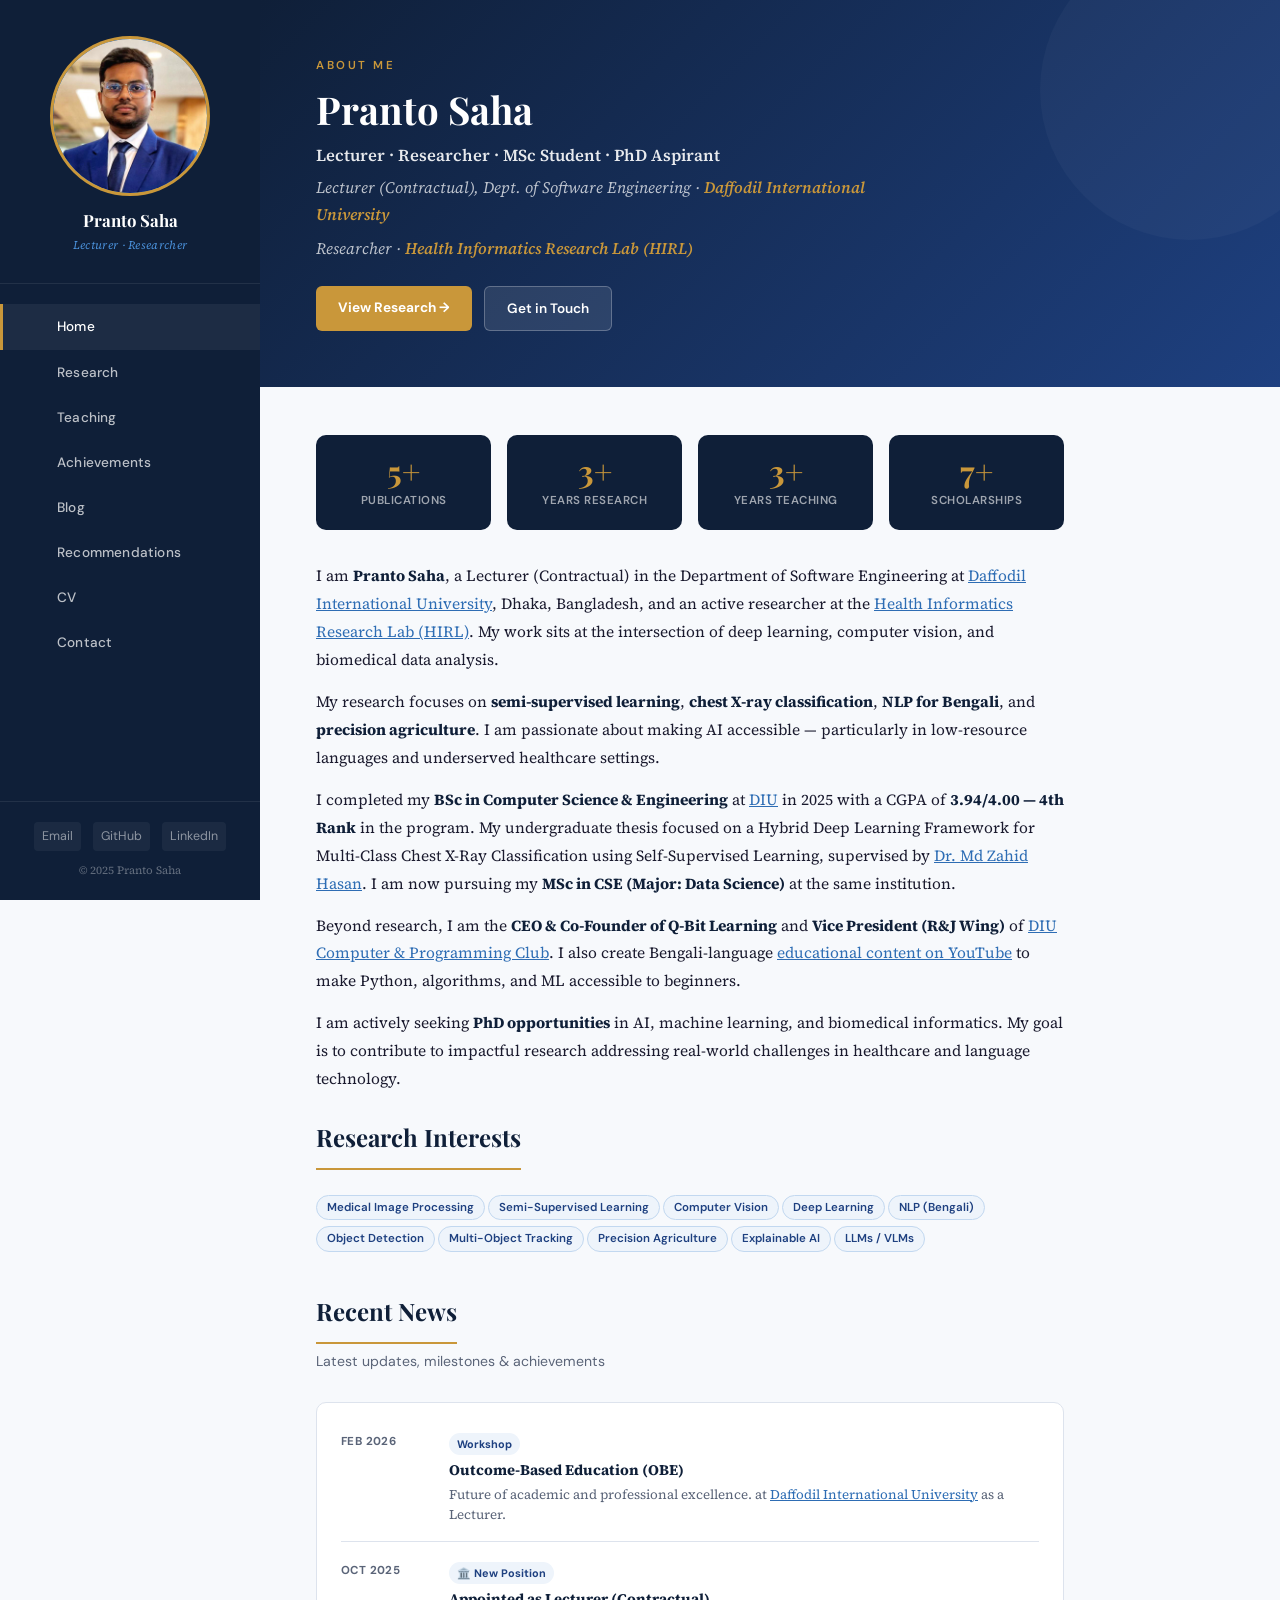
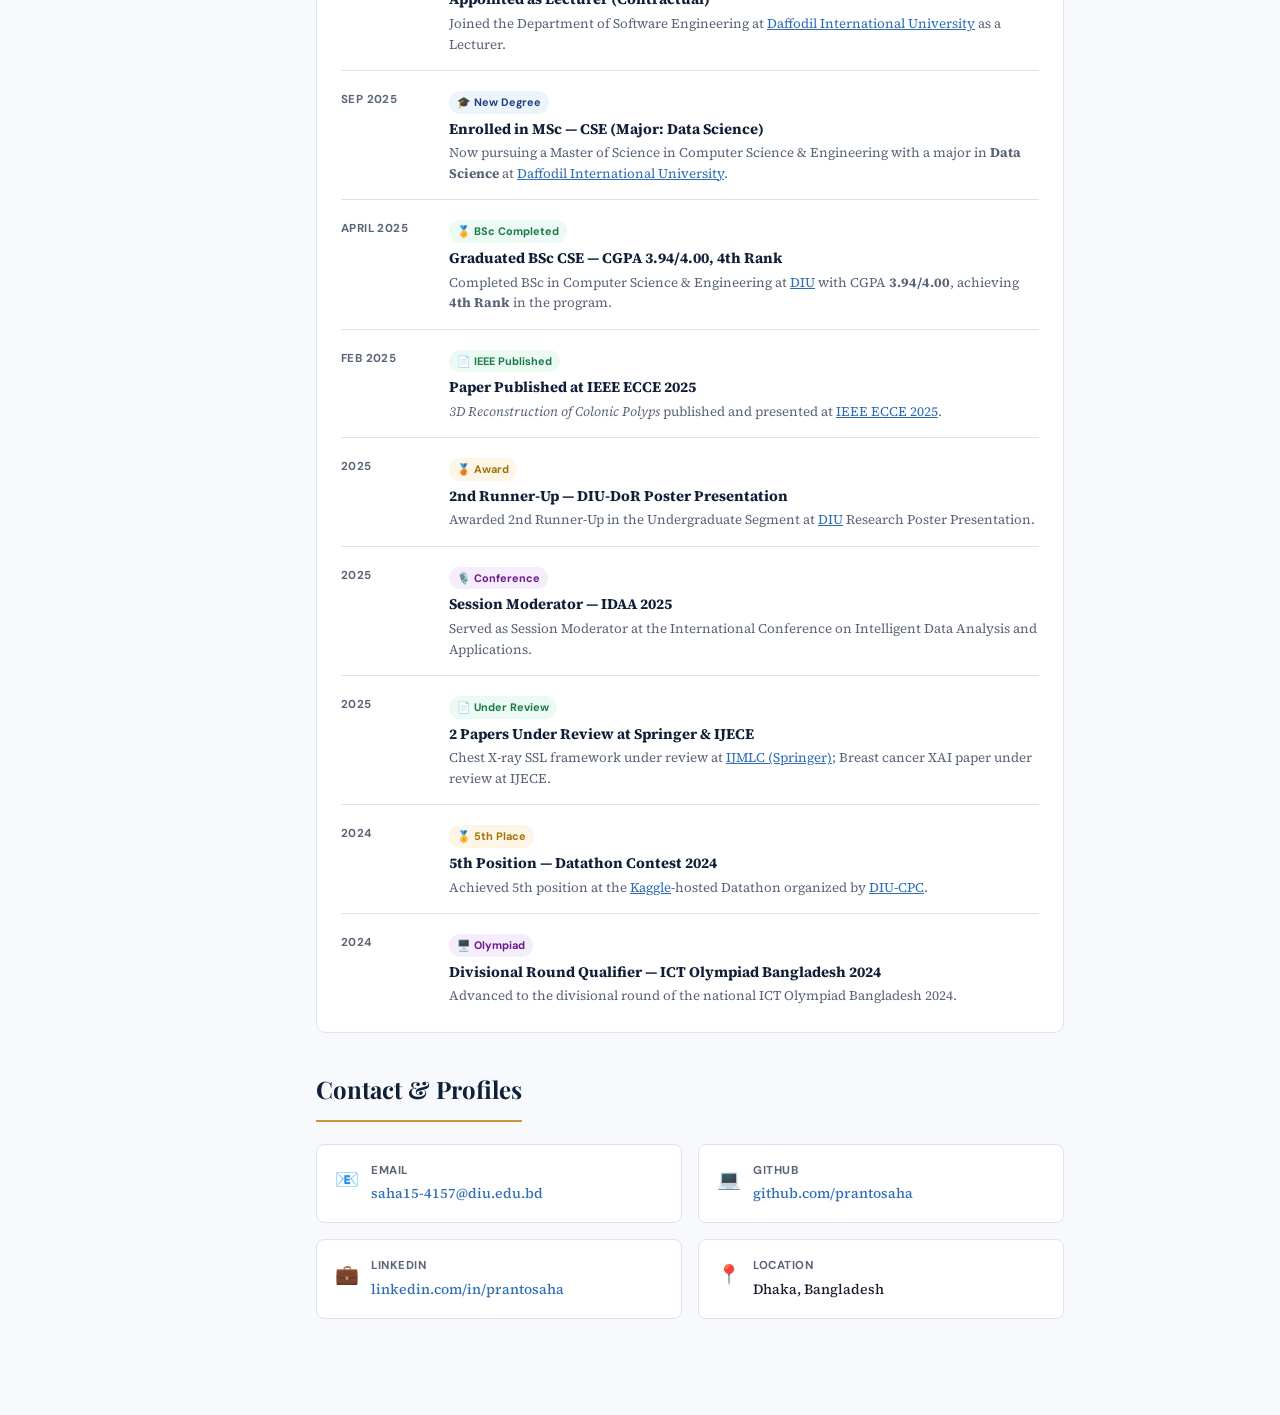
<file: index.html>
<!DOCTYPE html>
<html lang="en">
<head>
  <meta charset="UTF-8">
  <meta name="viewport" content="width=device-width, initial-scale=1.0">
  <title>Pranto Saha — Researcher & Lecturer</title>
  <meta name="description" content="Pranto Saha — Researcher at HIRL and Lecturer at Daffodil International University.">
  <link rel="preconnect" href="https://fonts.googleapis.com">
  <link rel="preconnect" href="https://fonts.gstatic.com" crossorigin>
  <link href="https://fonts.googleapis.com/css2?family=Playfair+Display:wght@400;700&family=Source+Serif+4:ital,wght@0,400;0,500;1,400&family=DM+Sans:wght@400;500;600;700&display=swap" rel="stylesheet">
  <link rel="stylesheet" href="style.css">
</head>
<body>

  <aside class="sidebar">
    <div class="sidebar-profile">
      <div class="sidebar-avatar"><img src="Profile_Photo.jpg" alt="Pranto Saha"></div>
      <div>
        <div class="sidebar-name">Pranto Saha</div>
        <div class="sidebar-title">Lecturer · Researcher</div>
      </div>
    </div>
    <nav class="sidebar-nav">
      <a href="index.html" class="active"><span class="nav-icon"></span> Home</a>
      <a href="research.html"><span class="nav-icon"></span> Research</a>
      <a href="teaching.html"><span class="nav-icon"></span> Teaching</a>
      <a href="achievements.html"><span class="nav-icon"></span> Achievements</a>
      <a href="blog.html"><span class="nav-icon"></span> Blog</a>
      <a href="recommendations.html"><span class="nav-icon"></span> Recommendations</a>
      <a href="cv.html"><span class="nav-icon"></span> CV</a>
      <a href="contact.html"><span class="nav-icon"></span> Contact</a>
    </nav>
    <div class="sidebar-footer">
      <div class="sidebar-social">
        <a href="mailto:saha15-4157@diu.edu.bd">Email</a>
        <a href="https://github.com/prantosaha57" target="_blank">GitHub</a>
        <a href="https://linkedin.com/in/prantosaha57" target="_blank">LinkedIn</a>
      </div>
      <p>© 2025 Pranto Saha</p>
    </div>
  </aside>

  <main class="main">
    <div class="page-hero" style="padding-bottom:56px; position:relative;">
      <div class="page-hero-label">About Me</div>
      <h1>Pranto Saha</h1>
      <div style="display:flex;align-items:center;gap:20px;margin-bottom:16px;flex-wrap:wrap;">
        <!-- <img src="Profile_Photo.jpg" alt="Pranto Saha" style="width:160px;height:160px;border-radius:50%;object-fit:cover;object-position:center top;border:3px solid var(--gold);box-shadow:0 4px 16px rgba(0,0,0,0.25);"> -->
        <div>
          <p style="font-size:1.05rem;color:rgba(255,255,255,0.9);margin-bottom:4px;font-style:normal;font-weight:600;">Lecturer · Researcher · MSc Student · PhD Aspirant</p>
      <p style="margin-bottom:6px;">Lecturer (Contractual), Dept. of Software Engineering ·
        <a href="https://daffodilvarsity.edu.bd/" target="_blank" style="color:var(--gold);text-decoration:none;font-weight:600;">Daffodil International University</a>
      </p>
      <p>Researcher ·
        <a href="https://hirl.daffodilvarsity.edu.bd/" target="_blank" style="color:var(--gold);text-decoration:none;font-weight:600;">Health Informatics Research Lab (HIRL)</a>
      </p>
        </div>
      </div>
      <div style="margin-top:24px;display:flex;gap:12px;flex-wrap:wrap;">
        <a href="research.html" style="background:var(--gold);color:#fff;font-family:'DM Sans',sans-serif;font-size:0.85rem;font-weight:700;padding:10px 22px;border-radius:6px;text-decoration:none;">View Research →</a>
        <a href="contact.html" style="background:rgba(255,255,255,0.1);color:#fff;font-family:'DM Sans',sans-serif;font-size:0.85rem;font-weight:600;padding:10px 22px;border-radius:6px;text-decoration:none;border:1px solid rgba(255,255,255,0.25);">Get in Touch</a>
      </div>
    </div>

    <div class="content">

      <div class="stat-row">
        <div class="stat-box"><div class="stat-num">5+</div><div class="stat-label">Publications</div></div>
        <!-- <div class="stat-box"><div class="stat-num">3.94</div><div class="stat-label">BSc CGPA (4th Rank)</div></div> -->
        <div class="stat-box"><div class="stat-num">3+</div><div class="stat-label">Years Research</div></div>
        <div class="stat-box"><div class="stat-num">3+</div><div class="stat-label">Years Teaching</div></div>
        <div class="stat-box"><div class="stat-num">7+</div><div class="stat-label">Scholarships</div></div>
      </div>

      <!-- <div style="margin-bottom:16px;">
        <div class="section-title">About</div>
        <div class="section-subtitle">Researcher, Educator &amp; MSc Student</div>
      </div> -->
      <!-- <div class="profile-card">
        <img src="Profile_Photo.jpg" alt="Pranto Saha" class="profile-photo">
        <div class="profile-info">
          <div style="font-family:'Playfair Display',serif;font-size:1.5rem;font-weight:700;color:var(--navy);margin-bottom:4px;">Pranto Saha</div>
          <div style="font-family:'DM Sans',sans-serif;font-size:0.88rem;color:var(--accent);font-weight:600;margin-bottom:12px;">Lecturer (Contractual) · HIRL Researcher · MSc Student</div>
          <div style="font-size:0.88rem;color:var(--text-muted);line-height:1.7;">
            Department of Software Engineering<br>
            <a href="https://daffodilvarsity.edu.bd/" target="_blank" style="color:var(--accent);">Daffodil International University</a>, Dhaka, Bangladesh<br>
            BSc CSE — CGPA 3.94/4.00 · 4th Rank · MSc (Data Science) — Ongoing
          </div>
          <div style="margin-top:12px;display:flex;gap:8px;flex-wrap:wrap;">
            <a href="mailto:saha15-4157@diu.edu.bd" style="font-family:'DM Sans',sans-serif;font-size:0.75rem;font-weight:700;padding:5px 14px;background:var(--navy);color:#fff;border-radius:5px;text-decoration:none;">📧 Email</a>
            <a href="https://github.com/prantosaha" target="_blank" style="font-family:'DM Sans',sans-serif;font-size:0.75rem;font-weight:700;padding:5px 14px;background:#24292e;color:#fff;border-radius:5px;text-decoration:none;">💻 GitHub</a>
            <a href="https://linkedin.com/in/prantosaha" target="_blank" style="font-family:'DM Sans',sans-serif;font-size:0.75rem;font-weight:700;padding:5px 14px;background:#0a66c2;color:#fff;border-radius:5px;text-decoration:none;">💼 LinkedIn</a>
            <a href="Pranto CV_03_03_2026.pdf" download style="font-family:'DM Sans',sans-serif;font-size:0.75rem;font-weight:700;padding:5px 14px;background:var(--gold);color:#fff;border-radius:5px;text-decoration:none;">⬇ CV</a>
          </div>
        </div>
      </div> -->
      <div class="bio-section">
        <p>I am <strong>Pranto Saha</strong>, a Lecturer (Contractual) in the Department of Software Engineering at <a href="https://daffodilvarsity.edu.bd/" target="_blank" style="color:var(--accent);">Daffodil International University</a>, Dhaka, Bangladesh, and an active researcher at the <a href="https://hirl.daffodilvarsity.edu.bd/" target="_blank" style="color:var(--accent);">Health Informatics Research Lab (HIRL)</a>. My work sits at the intersection of deep learning, computer vision, and biomedical data analysis.</p>
        <p>My research focuses on <strong>semi-supervised learning</strong>, <strong>chest X-ray classification</strong>, <strong>NLP for Bengali</strong>, and <strong>precision agriculture</strong>. I am passionate about making AI accessible — particularly in low-resource languages and underserved healthcare settings.</p>
        <p>I completed my <strong>BSc in Computer Science &amp; Engineering</strong> at <a href="https://daffodilvarsity.edu.bd/" target="_blank" style="color:var(--accent);">DIU</a> in 2025 with a CGPA of <strong>3.94/4.00 — 4th Rank</strong> in the program. My undergraduate thesis focused on a Hybrid Deep Learning Framework for Multi-Class Chest X-Ray Classification using Self-Supervised Learning, supervised by <a href="mailto:zahid.cse@diu.edu.bd" style="color:var(--accent);">Dr. Md Zahid Hasan</a>. I am now pursuing my <strong>MSc in CSE (Major: Data Science)</strong> at the same institution.</p>
        <p>Beyond research, I am the <strong>CEO &amp; Co-Founder of Q-Bit Learning</strong> and <strong>Vice President (R&amp;J Wing)</strong> of <a href="https://www.facebook.com/diucpc" target="_blank" style="color:var(--accent);">DIU Computer &amp; Programming Club</a>. I also create Bengali-language <a href="https://youtube.com" target="_blank" style="color:var(--accent);">educational content on YouTube</a> to make Python, algorithms, and ML accessible to beginners.</p>
        <p>I am actively seeking <strong>PhD opportunities</strong> in AI, machine learning, and biomedical informatics. My goal is to contribute to impactful research addressing real-world challenges in healthcare and language technology.</p>
      </div>

      <div style="margin-bottom:16px;margin-top:12px;">
        <div class="section-title">Research Interests</div>
      </div>
      <div style="margin-bottom:36px;">
        <span class="tag">Medical Image Processing</span><span class="tag">Semi-Supervised Learning</span><span class="tag">Computer Vision</span><span class="tag">Deep Learning</span><span class="tag">NLP (Bengali)</span><span class="tag">Object Detection</span><span class="tag">Multi-Object Tracking</span><span class="tag">Precision Agriculture</span><span class="tag">Explainable AI</span><span class="tag">LLMs / VLMs</span>
      </div>

      <!-- Recent News -->
      <div style="margin-bottom:16px;">
        <div class="section-title">Recent News</div>
        <div class="section-subtitle">Latest updates, milestones &amp; achievements</div>
      </div>
      <div style="background:var(--card-bg);border:1px solid var(--border);border-radius:10px;padding:10px 24px;margin-bottom:36px;">

          <div class="news-item">
          <div class="news-date-col">Feb 2026</div>
          <div>
            <div class="news-badge position"> Workshop </div>
            <div class="news-title">Outcome-Based Education (OBE)</div>
            <div class="news-desc">Future of academic and professional excellence. at <a href="https://daffodilvarsity.edu.bd/" target="_blank" style="color:var(--accent);">Daffodil International University</a> as a Lecturer.</div>
          </div>
        </div>
        
        <div class="news-item">
          <div class="news-date-col">Oct 2025</div>
          <div>
            <div class="news-badge position">🏛️ New Position</div>
            <div class="news-title">Appointed as Lecturer (Contractual)</div>
            <div class="news-desc">Joined the Department of Software Engineering at <a href="https://daffodilvarsity.edu.bd/" target="_blank" style="color:var(--accent);">Daffodil International University</a> as a Lecturer.</div>
          </div>
        </div> 
                    
        <div class="news-item">                 
          <div class="news-date-col">Sep 2025</div>
          <div>
            <div class="news-badge position">🎓 New Degree</div>
            <div class="news-title">Enrolled in MSc — CSE (Major: Data Science)</div>
            <div class="news-desc">Now pursuing a Master of Science in Computer Science &amp; Engineering with a major in <strong>Data Science</strong> at <a href="https://daffodilvarsity.edu.bd/" target="_blank" style="color:var(--accent);">Daffodil International University</a>.</div>
          </div>
        </div>

        <div class="news-item">
          <div class="news-date-col">April 2025</div>
          <div>
            <div class="news-badge pub">🏅 BSc Completed</div>
            <div class="news-title">Graduated BSc CSE — CGPA 3.94/4.00, 4th Rank</div>
            <div class="news-desc">Completed BSc in Computer Science &amp; Engineering at <a href="https://daffodilvarsity.edu.bd/" target="_blank" style="color:var(--accent);">DIU</a> with CGPA <strong>3.94/4.00</strong>, achieving <strong>4th Rank</strong> in the program.</div>
          </div>
        </div>

        <div class="news-item">
          <div class="news-date-col">Feb 2025</div>
          <div>
            <div class="news-badge pub">📄 IEEE Published</div>
            <div class="news-title">Paper Published at IEEE ECCE 2025</div>
            <div class="news-desc"><em>3D Reconstruction of Colonic Polyps</em> published and presented at <a href="https://doi.org/10.1109/ecce64574.2025.11013942" target="_blank" style="color:var(--accent);">IEEE ECCE 2025</a>.</div>
          </div>
        </div>

        <div class="news-item">
          <div class="news-date-col">2025</div>
          <div>
            <div class="news-badge award">🥉 Award</div>
            <div class="news-title">2nd Runner-Up — DIU-DoR Poster Presentation</div>
            <div class="news-desc">Awarded 2nd Runner-Up in the Undergraduate Segment at <a href="https://daffodilvarsity.edu.bd/" target="_blank" style="color:var(--accent);">DIU</a> Research Poster Presentation.</div>
          </div>
        </div>

        <div class="news-item">
          <div class="news-date-col">2025</div>
          <div>
            <div class="news-badge event">🎙️ Conference</div>
            <div class="news-title">Session Moderator — IDAA 2025</div>
            <div class="news-desc">Served as Session Moderator at the International Conference on Intelligent Data Analysis and Applications.</div>
          </div>
        </div>

        <div class="news-item">
          <div class="news-date-col">2025</div>
          <div>
            <div class="news-badge pub">📄 Under Review</div>
            <div class="news-title">2 Papers Under Review at Springer &amp; IJECE</div>
            <div class="news-desc">Chest X-ray SSL framework under review at <a href="https://www.springer.com/journal/13042" target="_blank" style="color:var(--accent);">IJMLC (Springer)</a>; Breast cancer XAI paper under review at IJECE.</div>
          </div>
        </div>

        <div class="news-item">
          <div class="news-date-col">2024</div>
          <div>
            <div class="news-badge award">🏅 5th Place</div>
            <div class="news-title">5th Position — Datathon Contest 2024</div>
            <div class="news-desc">Achieved 5th position at the <a href="https://www.kaggle.com" target="_blank" style="color:var(--accent);">Kaggle</a>-hosted Datathon organized by <a href="https://www.facebook.com/diucpc" target="_blank" style="color:var(--accent);">DIU-CPC</a>.</div>
          </div>
        </div>

        <div class="news-item">
          <div class="news-date-col">2024</div>
          <div>
            <div class="news-badge event">🖥️ Olympiad</div>
            <div class="news-title">Divisional Round Qualifier — ICT Olympiad Bangladesh 2024</div>
            <div class="news-desc">Advanced to the divisional round of the national ICT Olympiad Bangladesh 2024.</div>
          </div>
        </div>

      </div>

      <!-- Contact Quick Info -->
      <div style="margin-bottom:16px;">
        <div class="section-title">Contact &amp; Profiles</div>
      </div>
      <div class="info-grid">
        <div class="info-item">
          <div class="info-icon">📧</div>
          <div><div class="info-label">Email</div><div class="info-value"><a href="mailto:saha15-4157@diu.edu.bd">saha15-4157@diu.edu.bd</a></div></div>
        </div>
        <div class="info-item">
          <div class="info-icon">💻</div>
          <div><div class="info-label">GitHub</div><div class="info-value"><a href="https://github.com/prantosaha" target="_blank">github.com/prantosaha</a></div></div>
        </div>
        <div class="info-item">
          <div class="info-icon">💼</div>
          <div><div class="info-label">LinkedIn</div><div class="info-value"><a href="https://linkedin.com/in/prantosaha" target="_blank">linkedin.com/in/prantosaha</a></div></div>
        </div>
        <div class="info-item">
          <div class="info-icon">📍</div>
          <div><div class="info-label">Location</div><div class="info-value">Dhaka, Bangladesh</div></div>
        </div>
      </div>

    </div>
  </main>

</body>
</html>
</file>
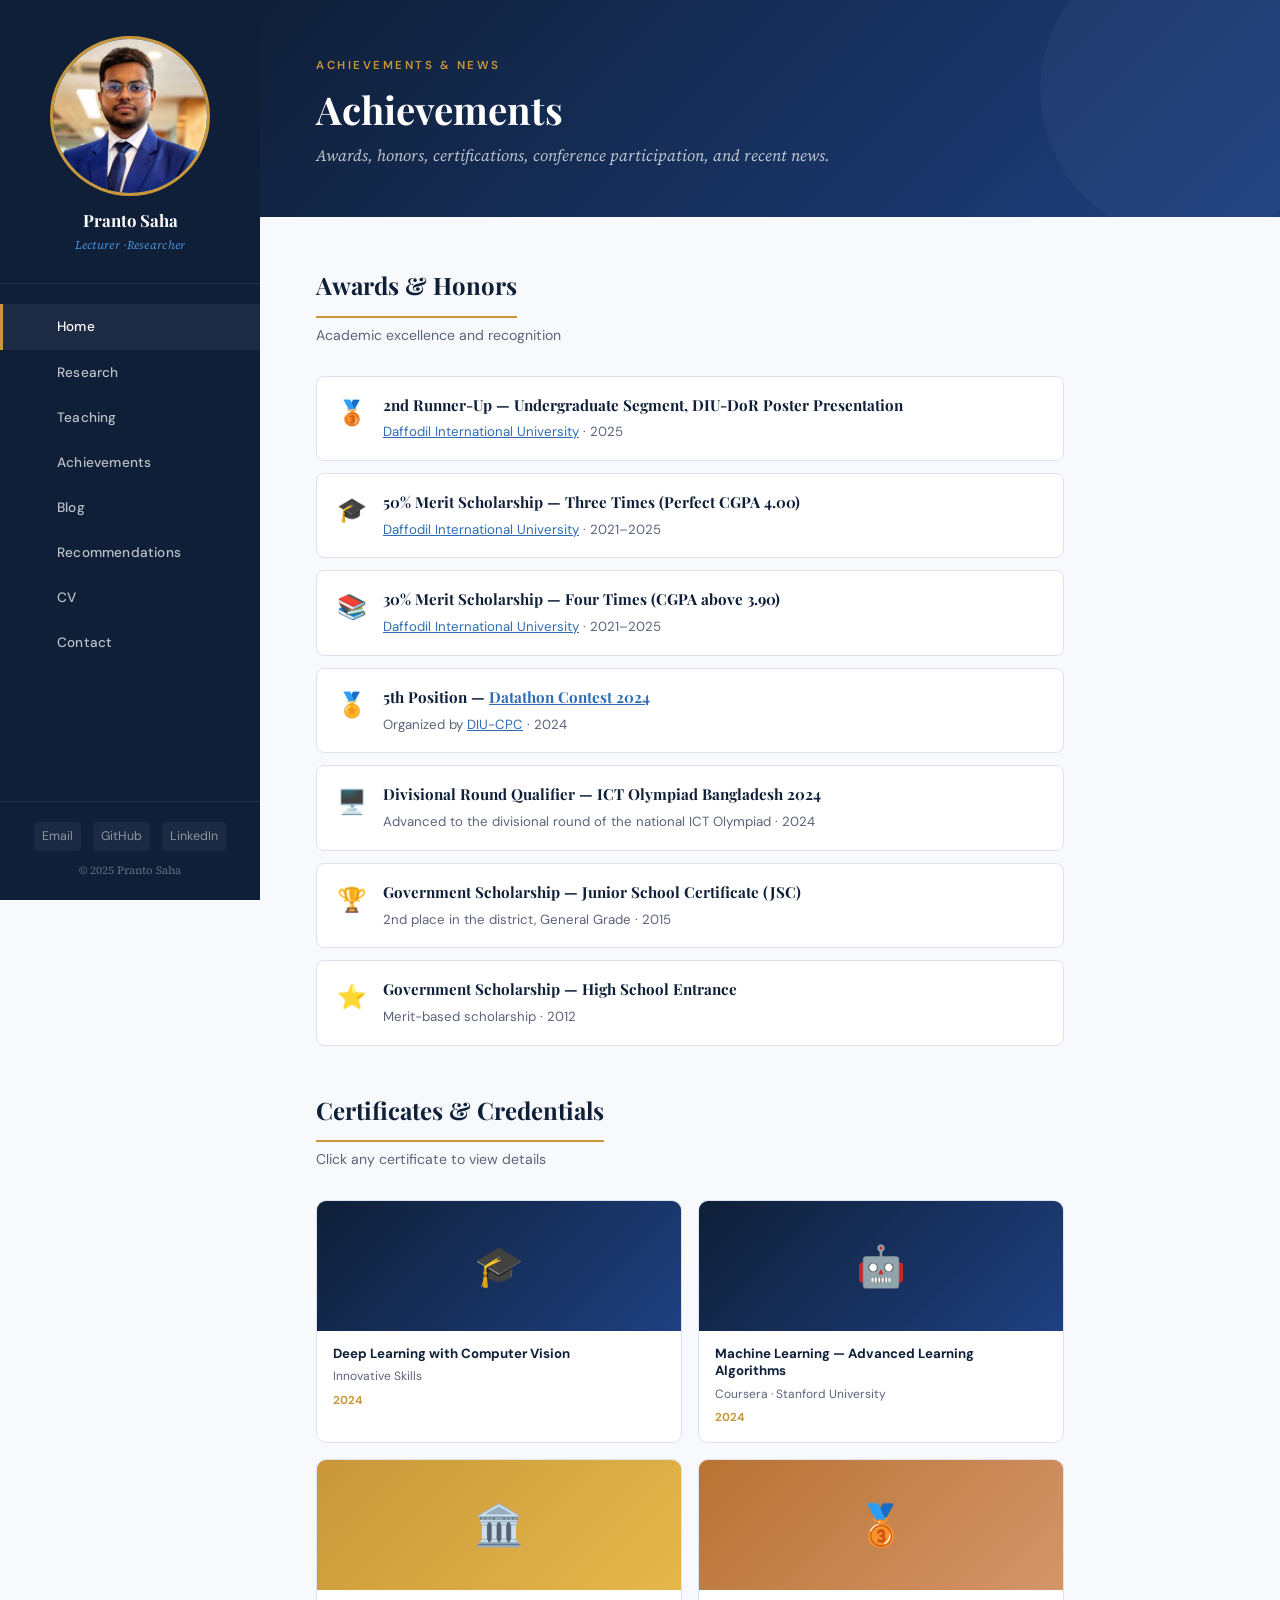
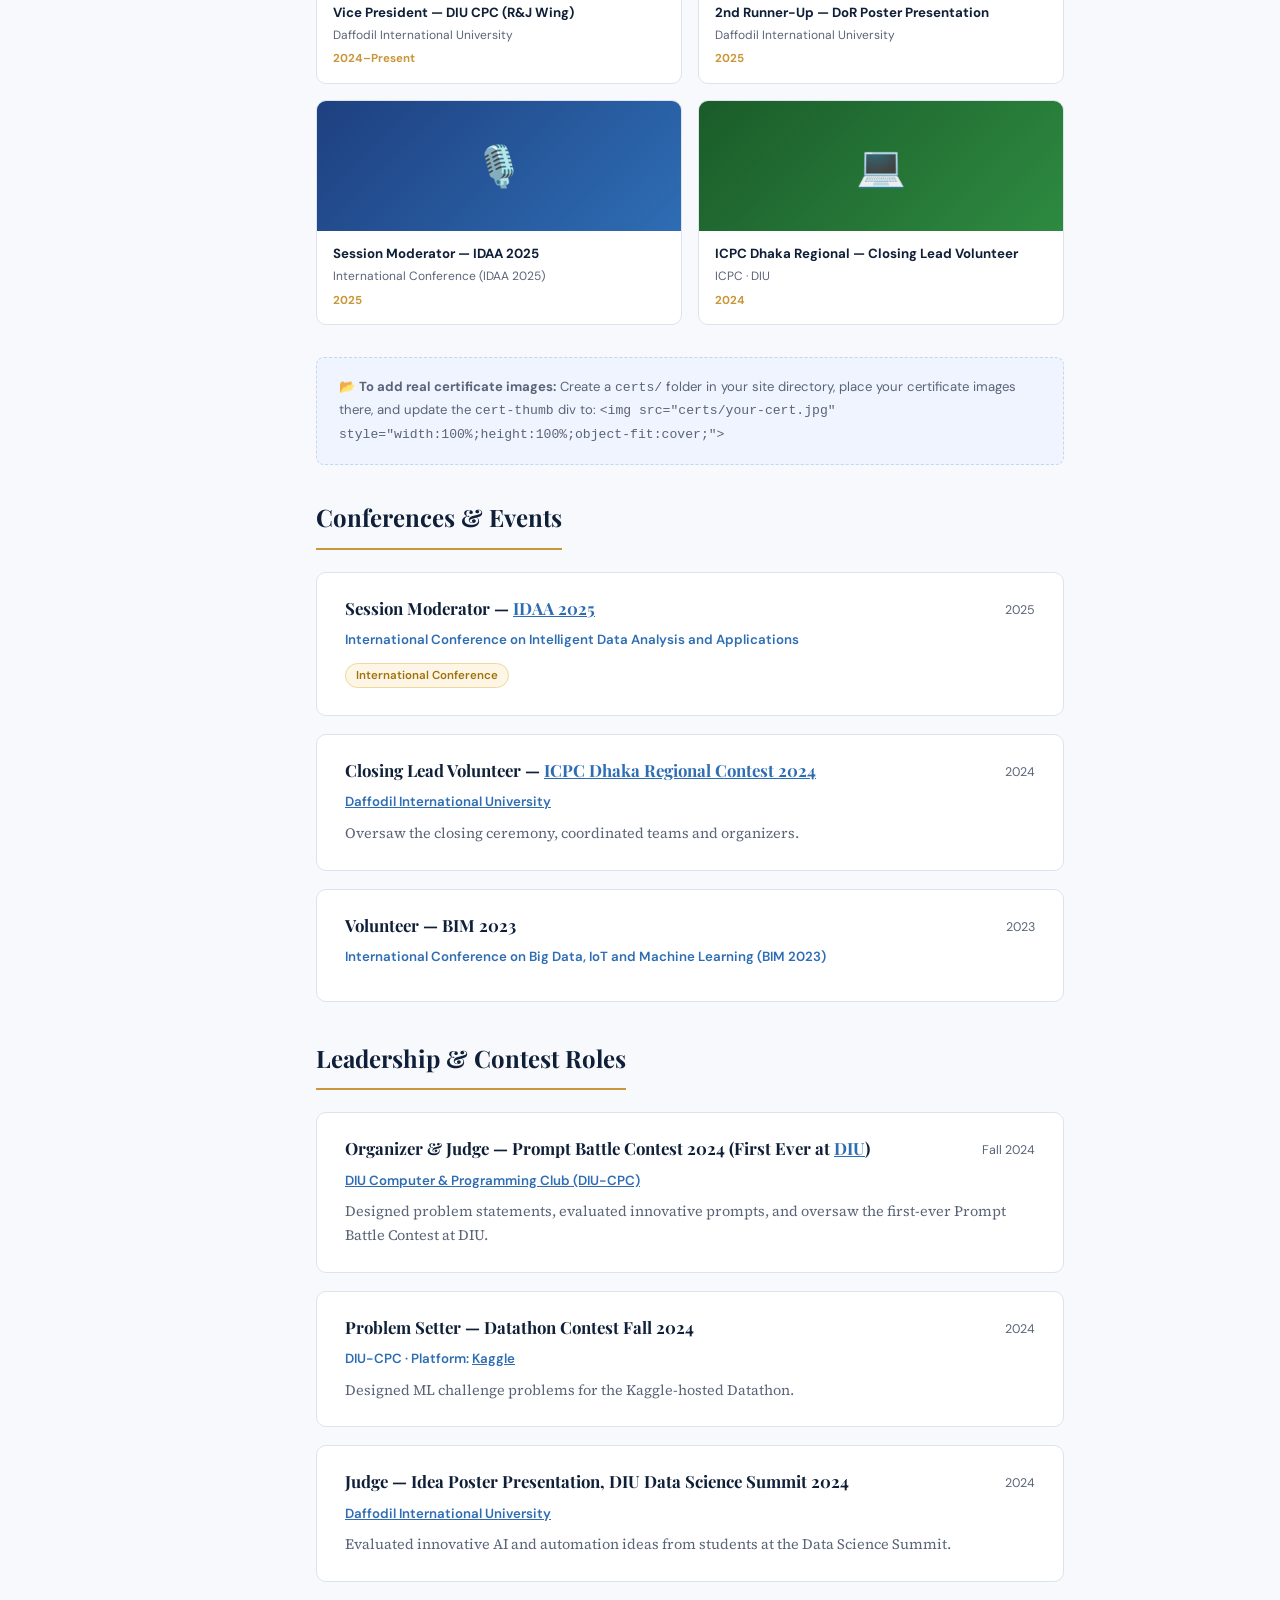
<file: achievements.html>
<!DOCTYPE html>
<html lang="en">
<head>
  <meta charset="UTF-8"><meta name="viewport" content="width=device-width, initial-scale=1.0">
  <title>Achievements — Pranto Saha</title>
  <link rel="preconnect" href="https://fonts.googleapis.com"><link rel="preconnect" href="https://fonts.gstatic.com" crossorigin>
  <link href="https://fonts.googleapis.com/css2?family=Playfair+Display:wght@400;700&family=Source+Serif+4:ital,wght@0,400;0,500;1,400&family=DM+Sans:wght@400;500;600;700&display=swap" rel="stylesheet">
  <link rel="stylesheet" href="style.css">
</head>
<body>

  <!-- Certificate Viewer Modal -->
  <div class="modal-overlay" id="cert-modal">
    <div class="modal-box" style="max-width:720px;">
      <div class="modal-header">
        <div class="modal-title" id="cert-modal-title">Certificate</div>
        <button class="modal-close" onclick="closeModal('cert-modal')">✕</button>
      </div>
      <div class="modal-body" style="text-align:center;">
        <div id="cert-modal-body" style="font-family:'DM Sans',sans-serif;font-size:0.88rem;color:var(--text-muted);">
          <!-- Cert content loads here -->
        </div>
        <div style="margin-top:16px;padding:12px 14px;background:#fdf5e6;border-radius:6px;font-family:'DM Sans',sans-serif;font-size:0.78rem;color:#a0730a;text-align:left;">
          📄 To display the actual certificate image, replace the placeholder with: <code style="background:rgba(0,0,0,0.06);padding:2px 5px;border-radius:3px;">&lt;img src="certs/filename.jpg" style="max-width:100%;border-radius:8px;"&gt;</code> inside the cert card's <code>data-img</code> attribute.
        </div>
      </div>
    </div>
  </div>

  <aside class="sidebar">
    <div class="sidebar-profile"><div class="sidebar-avatar"><img src="Profile_Photo.jpg" alt="Pranto Saha"></div><div><div class="sidebar-name">Pranto Saha</div><div class="sidebar-title">Lecturer ·Researcher</div></div></div>
    <nav class="sidebar-nav">
      <a href="index.html" class="active"><span class="nav-icon"></span> Home</a>
      <a href="research.html"><span class="nav-icon"></span> Research</a>
      <a href="teaching.html"><span class="nav-icon"></span> Teaching</a>
      <a href="achievements.html"><span class="nav-icon"></span> Achievements</a>
      <a href="blog.html"><span class="nav-icon"></span> Blog</a>
      <a href="recommendations.html"><span class="nav-icon"></span> Recommendations</a>
      <a href="cv.html"><span class="nav-icon"></span> CV</a>
      <a href="contact.html"><span class="nav-icon"></span> Contact</a>
    </nav>
    <div class="sidebar-footer"><div class="sidebar-social"><a href="mailto:saha15-4157@diu.edu.bd">Email</a><a href="https://github.com/prantosaha" target="_blank">GitHub</a><a href="https://linkedin.com/in/prantosaha" target="_blank">LinkedIn</a></div><p>© 2025 Pranto Saha</p></div>
  </aside>

  <main class="main">
    <div class="page-hero">
      <div class="page-hero-label">Achievements & News</div>
      <h1>Achievements</h1>
      <p>Awards, honors, certifications, conference participation, and recent news.</p>
    </div>
    <div class="content">

      <!-- Awards -->
      <div style="margin-bottom:16px;"><div class="section-title">Awards &amp; Honors</div><div class="section-subtitle">Academic excellence and recognition</div></div>

      <div class="award-item">
        <div class="award-icon">🥉</div>
        <div><div class="award-title">2nd Runner-Up — Undergraduate Segment, DIU-DoR Poster Presentation</div><div class="award-detail"><a href="https://daffodilvarsity.edu.bd/" target="_blank" style="color:var(--accent);">Daffodil International University</a> · 2025</div></div>
      </div>
      <div class="award-item">
        <div class="award-icon">🎓</div>
        <div><div class="award-title">50% Merit Scholarship — Three Times (Perfect CGPA 4.00)</div><div class="award-detail"><a href="https://daffodilvarsity.edu.bd/" target="_blank" style="color:var(--accent);">Daffodil International University</a> · 2021–2025</div></div>
      </div>
      <div class="award-item">
        <div class="award-icon">📚</div>
        <div><div class="award-title">30% Merit Scholarship — Four Times (CGPA above 3.90)</div><div class="award-detail"><a href="https://daffodilvarsity.edu.bd/" target="_blank" style="color:var(--accent);">Daffodil International University</a> · 2021–2025</div></div>
      </div>
      <div class="award-item">
        <div class="award-icon">🏅</div>
        <div><div class="award-title">5th Position — <a href="https://www.kaggle.com" target="_blank" style="color:var(--accent);">Datathon Contest 2024</a></div><div class="award-detail">Organized by <a href="https://www.facebook.com/diucpc" target="_blank" style="color:var(--accent);">DIU-CPC</a> · 2024</div></div>
      </div>
      <div class="award-item">
        <div class="award-icon">🖥️</div>
        <div><div class="award-title">Divisional Round Qualifier — ICT Olympiad Bangladesh 2024</div><div class="award-detail">Advanced to the divisional round of the national ICT Olympiad · 2024</div></div>
      </div>
      <div class="award-item">
        <div class="award-icon">🏆</div>
        <div><div class="award-title">Government Scholarship — Junior School Certificate (JSC)</div><div class="award-detail">2nd place in the district, General Grade · 2015</div></div>
      </div>
      <div class="award-item">
        <div class="award-icon">⭐</div>
        <div><div class="award-title">Government Scholarship — High School Entrance</div><div class="award-detail">Merit-based scholarship · 2012</div></div>
      </div>

      <!-- Certificates -->
      <div style="margin-top:44px;margin-bottom:16px;"><div class="section-title">Certificates &amp; Credentials</div><div class="section-subtitle">Click any certificate to view details</div></div>
      <div class="cert-grid">

        <div class="cert-card" onclick="viewCert('Deep Learning with Computer Vision','Innovative Skills','2024','🎓','Completed a comprehensive course on computer vision techniques, CNNs, object detection, and image segmentation using Python, TensorFlow, and OpenCV.')">
          <div class="cert-thumb">🎓</div>
          <div class="cert-info">
            <div class="cert-title">Deep Learning with Computer Vision</div>
            <div class="cert-issuer">Innovative Skills</div>
            <div class="cert-year">2024</div>
          </div>
        </div>

        <div class="cert-card" onclick="viewCert('Machine Learning — Advanced Learning Algorithms','Coursera · Stanford University (Andrew Ng)','2024','🤖','Part of the Machine Learning Specialization by Andrew Ng at Stanford University. Covered advanced supervised learning, decision trees, ensemble methods, neural networks, and best practices for ML systems.')">
          <div class="cert-thumb">🤖</div>
          <div class="cert-info">
            <div class="cert-title">Machine Learning — Advanced Learning Algorithms</div>
            <div class="cert-issuer">Coursera · Stanford University</div>
            <div class="cert-year">2024</div>
          </div>
        </div>

        <div class="cert-card" onclick="viewCert('Vice President — DIU Computer &amp; Programming Club','Daffodil International University','2024–Present','🏛️','Appointed Vice President of the Research &amp; Journal Wing of DIU-CPC. Led research activities, organized contests (Datathon, Prompt Battle), courses, and workshops.')">
          <div class="cert-thumb" style="background:linear-gradient(135deg,#c9973a,#e6b84a);">🏛️</div>
          <div class="cert-info">
            <div class="cert-title">Vice President — DIU CPC (R&amp;J Wing)</div>
            <div class="cert-issuer">Daffodil International University</div>
            <div class="cert-year">2024–Present</div>
          </div>
        </div>

        <div class="cert-card" onclick="viewCert('2nd Runner-Up — DIU-DoR Poster Presentation','Daffodil International University','2025','🥉','Awarded 2nd Runner-Up in the Undergraduate Segment of the DIU Department of Research (DoR) Poster Presentation competition for research on deep learning for chest X-ray analysis.')">
          <div class="cert-thumb" style="background:linear-gradient(135deg,#b87333,#d4956a);">🥉</div>
          <div class="cert-info">
            <div class="cert-title">2nd Runner-Up — DoR Poster Presentation</div>
            <div class="cert-issuer">Daffodil International University</div>
            <div class="cert-year">2025</div>
          </div>
        </div>

        <div class="cert-card" onclick="viewCert('Session Moderator — IDAA 2025','International Conference on Intelligent Data Analysis and Applications','2025','🎙️','Served as Session Moderator at IDAA 2025, facilitating academic sessions on AI and intelligent data analysis.')">
          <div class="cert-thumb" style="background:linear-gradient(135deg,#1e4080,#2e6db4);">🎙️</div>
          <div class="cert-info">
            <div class="cert-title">Session Moderator — IDAA 2025</div>
            <div class="cert-issuer">International Conference (IDAA 2025)</div>
            <div class="cert-year">2025</div>
          </div>
        </div>

        <div class="cert-card" onclick="viewCert('ICPC Dhaka Regional 2024 — Closing Lead Volunteer','International Collegiate Programming Contest','2024','💻','Served as Closing Lead Volunteer for ICPC Dhaka Regional 2024 at Daffodil International University, overseeing the closing ceremony and coordinating with organizers.')">
          <div class="cert-thumb" style="background:linear-gradient(135deg,#1a5c2a,#2e8a40);">💻</div>
          <div class="cert-info">
            <div class="cert-title">ICPC Dhaka Regional — Closing Lead Volunteer</div>
            <div class="cert-issuer">ICPC · DIU</div>
            <div class="cert-year">2024</div>
          </div>
        </div>

      </div>

      <div style="padding:18px 22px;background:#f0f4ff;border:1px dashed #c2d8f0;border-radius:8px;font-family:'DM Sans',sans-serif;font-size:0.82rem;color:var(--text-muted);margin-bottom:32px;">
        📂 <strong>To add real certificate images:</strong> Create a <code>certs/</code> folder in your site directory, place your certificate images there, and update the <code>cert-thumb</code> div to: <code>&lt;img src="certs/your-cert.jpg" style="width:100%;height:100%;object-fit:cover;"&gt;</code>
      </div>

      <!-- Conferences -->
      <div style="margin-bottom:16px;"><div class="section-title">Conferences &amp; Events</div></div>
      <div class="card">
        <div class="card-header"><div class="card-title">Session Moderator — <a href="#" style="color:var(--accent);">IDAA 2025</a></div><div class="card-meta">2025</div></div>
        <div class="card-org">International Conference on Intelligent Data Analysis and Applications</div>
        <div style="margin-top:6px;"><span class="tag tag-gold">International Conference</span></div>
      </div>
      <div class="card">
        <div class="card-header"><div class="card-title">Closing Lead Volunteer — <a href="https://icpc.global/" target="_blank" style="color:var(--accent);">ICPC Dhaka Regional Contest 2024</a></div><div class="card-meta">2024</div></div>
        <div class="card-org"><a href="https://daffodilvarsity.edu.bd/" target="_blank" style="color:var(--accent);">Daffodil International University</a></div>
        <div class="card-body">Oversaw the closing ceremony, coordinated teams and organizers.</div>
      </div>
      <div class="card">
        <div class="card-header"><div class="card-title">Volunteer — BIM 2023</div><div class="card-meta">2023</div></div>
        <div class="card-org">International Conference on Big Data, IoT and Machine Learning (BIM 2023)</div>
      </div>

      <!-- Leadership Roles -->
      <div style="margin-top:36px;margin-bottom:16px;"><div class="section-title">Leadership &amp; Contest Roles</div></div>
      <div class="card">
        <div class="card-header"><div class="card-title">Organizer &amp; Judge — Prompt Battle Contest 2024 (First Ever at <a href="https://daffodilvarsity.edu.bd/" target="_blank" style="color:var(--accent);">DIU</a>)</div><div class="card-meta">Fall 2024</div></div>
        <div class="card-org"><a href="https://www.facebook.com/diucpc" target="_blank" style="color:var(--accent);">DIU Computer &amp; Programming Club (DIU-CPC)</a></div>
        <div class="card-body">Designed problem statements, evaluated innovative prompts, and oversaw the first-ever Prompt Battle Contest at DIU.</div>
      </div>
      <div class="card">
        <div class="card-header"><div class="card-title">Problem Setter — Datathon Contest Fall 2024</div><div class="card-meta">2024</div></div>
        <div class="card-org">DIU-CPC · Platform: <a href="https://www.kaggle.com" target="_blank" style="color:var(--accent);">Kaggle</a></div>
        <div class="card-body">Designed ML challenge problems for the Kaggle-hosted Datathon.</div>
      </div>
      <div class="card">
        <div class="card-header"><div class="card-title">Judge — Idea Poster Presentation, DIU Data Science Summit 2024</div><div class="card-meta">2024</div></div>
        <div class="card-org"><a href="https://daffodilvarsity.edu.bd/" target="_blank" style="color:var(--accent);">Daffodil International University</a></div>
        <div class="card-body">Evaluated innovative AI and automation ideas from students at the Data Science Summit.</div>
      </div>
    </div>
  </main>

  <script>
    function viewCert(title, issuer, year, icon, desc) {
      document.getElementById('cert-modal-title').textContent = title;
      document.getElementById('cert-modal-body').innerHTML = `
        <div style="font-size:4rem;margin-bottom:16px;">${icon}</div>
        <div style="font-family:'Playfair Display',serif;font-size:1.15rem;font-weight:700;color:var(--navy);margin-bottom:6px;">${title}</div>
        <div style="font-family:'DM Sans',sans-serif;font-size:0.85rem;color:var(--accent);font-weight:600;margin-bottom:4px;">${issuer}</div>
        <div style="font-family:'DM Sans',sans-serif;font-size:0.78rem;color:var(--text-muted);margin-bottom:16px;">${year}</div>
        <div style="font-size:0.9rem;color:var(--text);line-height:1.7;">${desc}</div>
      `;
      openModal('cert-modal');
    }
    function openModal(id) { document.getElementById(id).classList.add('open'); document.body.style.overflow='hidden'; }
    function closeModal(id) { document.getElementById(id).classList.remove('open'); document.body.style.overflow=''; }
    document.querySelectorAll('.modal-overlay').forEach(o => o.addEventListener('click', function(e){ if(e.target===this) closeModal(this.id); }));
    document.addEventListener('keydown', e => { if(e.key==='Escape') document.querySelectorAll('.modal-overlay.open').forEach(m=>closeModal(m.id)); });
  </script>
</body>
</html>
</file>
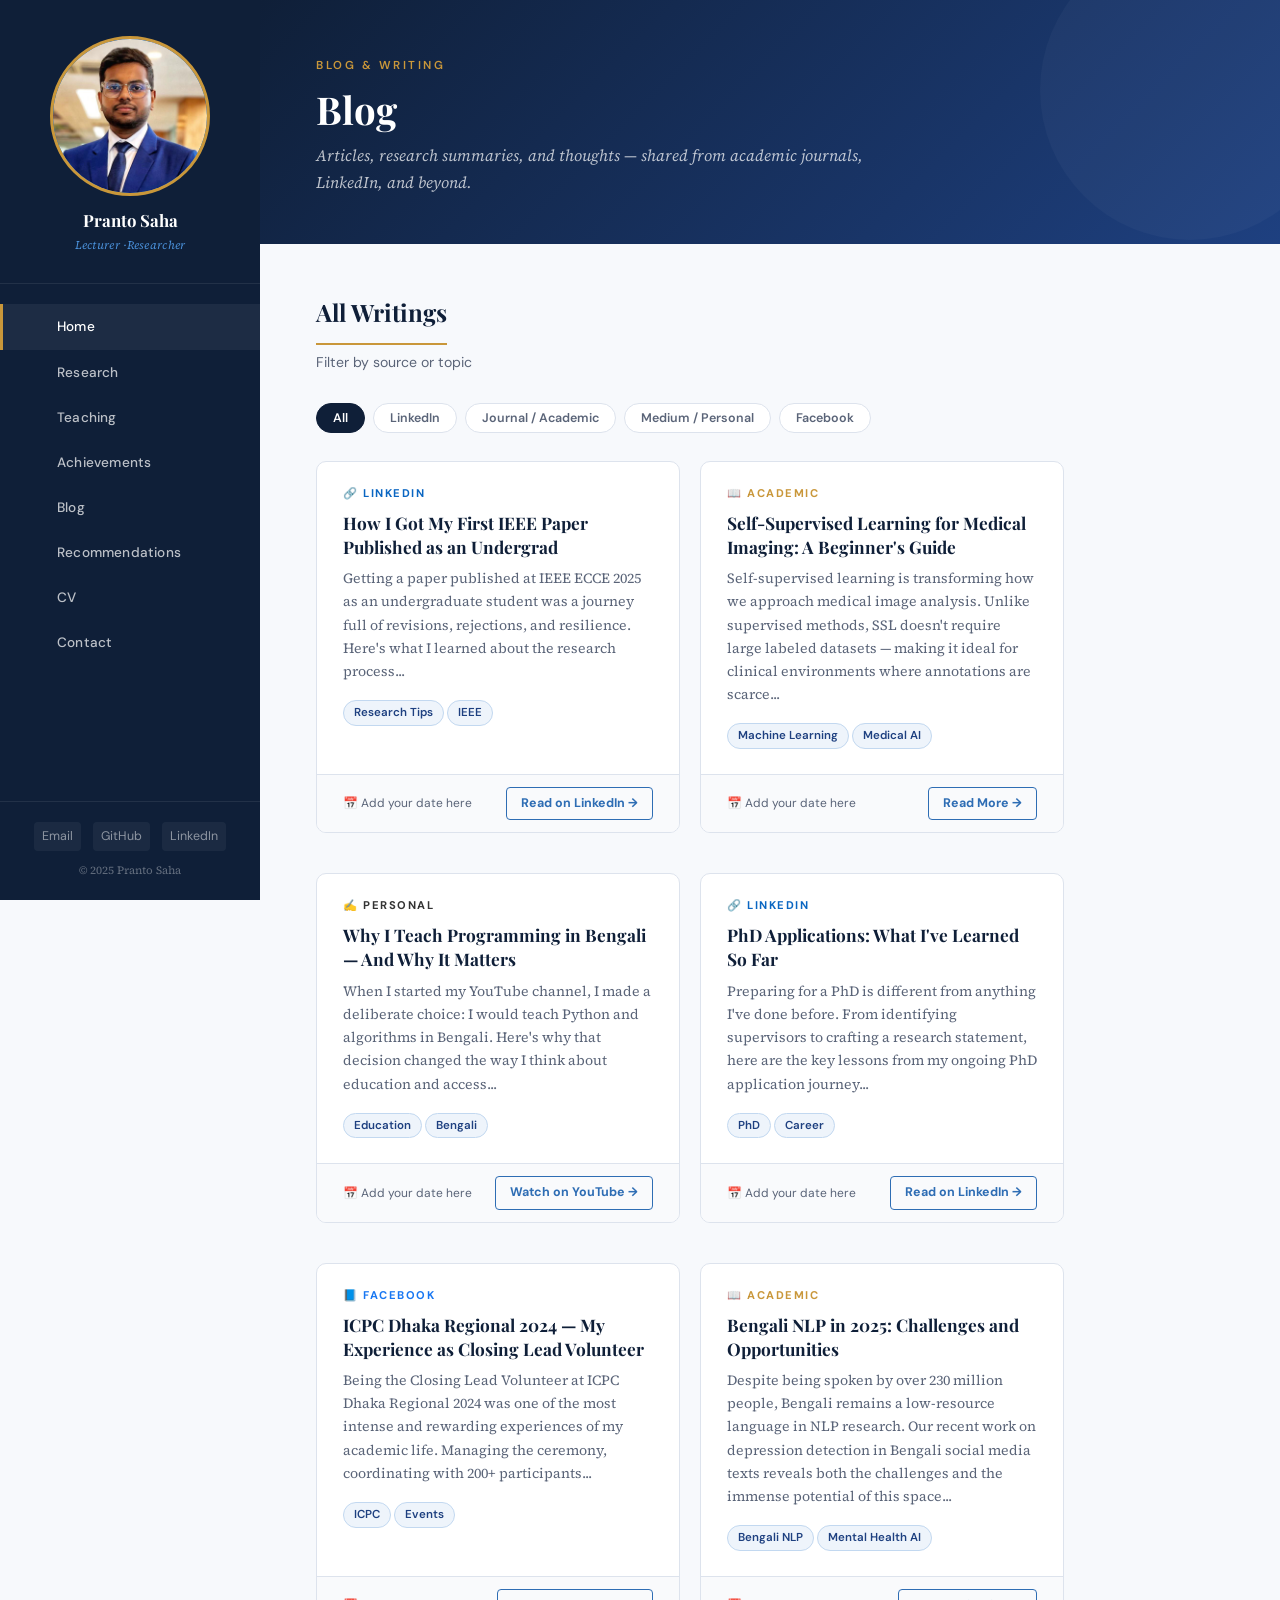
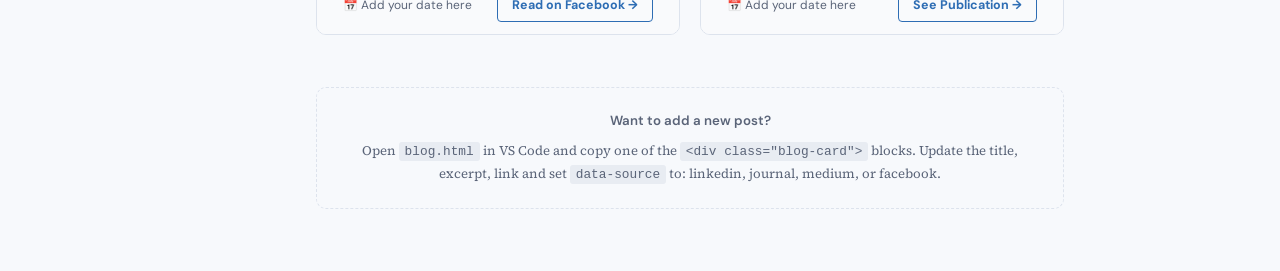
<file: blog.html>
<!DOCTYPE html>
<html lang="en">
<head>
  <meta charset="UTF-8">
  <meta name="viewport" content="width=device-width, initial-scale=1.0">
  <title>Blog — Pranto Saha</title>
  <link rel="preconnect" href="https://fonts.googleapis.com">
  <link rel="preconnect" href="https://fonts.gstatic.com" crossorigin>
  <link href="https://fonts.googleapis.com/css2?family=Playfair+Display:wght@400;700&family=Source+Serif+4:ital,wght@0,400;0,500;1,400&family=DM+Sans:wght@400;500;600;700&display=swap" rel="stylesheet">
  <link rel="stylesheet" href="style.css">
  <style>
    .filter-bar {
      display: flex; gap: 8px; flex-wrap: wrap; margin-bottom: 28px;
    }
    .filter-btn {
      font-family: 'DM Sans', sans-serif;
      font-size: 0.78rem; font-weight: 600;
      padding: 6px 16px; border-radius: 20px;
      border: 1px solid var(--border);
      background: var(--card-bg); color: var(--text-muted);
      cursor: pointer; transition: all 0.18s;
    }
    .filter-btn.active, .filter-btn:hover {
      background: var(--navy); color: #fff; border-color: var(--navy);
    }
    .blog-card { display: none; }
    .blog-card.visible { display: flex; flex-direction: column; }
  </style>
</head>
<body>

  <aside class="sidebar">
    <div class="sidebar-profile">
      <div class="sidebar-avatar"><img src="Profile_Photo.jpg" alt="Pranto Saha"></div>
      <div>
        <div class="sidebar-name">Pranto Saha</div>
        <div class="sidebar-title">Lecturer ·Researcher</div>
      </div>
    </div>
    <nav class="sidebar-nav">
      <a href="index.html" class="active"><span class="nav-icon"></span> Home</a>
      <a href="research.html"><span class="nav-icon"></span> Research</a>
      <a href="teaching.html"><span class="nav-icon"></span> Teaching</a>
      <a href="achievements.html"><span class="nav-icon"></span> Achievements</a>
      <a href="blog.html"><span class="nav-icon"></span> Blog</a>
      <a href="recommendations.html"><span class="nav-icon"></span> Recommendations</a>
      <a href="cv.html"><span class="nav-icon"></span> CV</a>
      <a href="contact.html"><span class="nav-icon"></span> Contact</a>
    </nav>
    <div class="sidebar-footer">
      <div class="sidebar-social">
        <a href="mailto:saha15-4157@diu.edu.bd">Email</a>
        <a href="https://github.com/prantosaha" target="_blank">GitHub</a>
        <a href="https://linkedin.com/in/prantosaha" target="_blank">LinkedIn</a>
      </div>
      <p>© 2025 Pranto Saha</p>
    </div>
  </aside>

  <main class="main">
    <div class="page-hero">
      <div class="page-hero-label">Blog & Writing</div>
      <h1>Blog</h1>
      <p>Articles, research summaries, and thoughts — shared from academic journals, LinkedIn, and beyond.</p>
    </div>

    <div class="content">

      <div style="margin-bottom:16px;">
        <div class="section-title">All Writings</div>
        <div class="section-subtitle">Filter by source or topic</div>
      </div>

      <!-- Filter Bar -->
      <div class="filter-bar">
        <button class="filter-btn active" onclick="filterPosts('all', this)">All</button>
        <button class="filter-btn" onclick="filterPosts('linkedin', this)">LinkedIn</button>
        <button class="filter-btn" onclick="filterPosts('journal', this)">Journal / Academic</button>
        <button class="filter-btn" onclick="filterPosts('medium', this)">Medium / Personal</button>
        <button class="filter-btn" onclick="filterPosts('facebook', this)">Facebook</button>
      </div>

      <!-- Blog Cards Grid -->
      <div class="blog-grid" id="blog-grid">

        <!-- Sample Post 1 — LinkedIn -->
        <div class="blog-card visible" data-source="linkedin">
          <div class="blog-card-body">
            <div class="blog-card-source linkedin">🔗 LinkedIn</div>
            <div class="blog-card-title">How I Got My First IEEE Paper Published as an Undergrad</div>
            <div class="blog-card-excerpt">Getting a paper published at IEEE ECCE 2025 as an undergraduate student was a journey full of revisions, rejections, and resilience. Here's what I learned about the research process...</div>
            <span class="tag">Research Tips</span><span class="tag">IEEE</span>
          </div>
          <div class="blog-card-footer">
            <span class="blog-card-date">📅 Add your date here</span>
            <a href="https://linkedin.com/in/prantosaha" target="_blank" class="blog-read-link">Read on LinkedIn →</a>
          </div>
        </div>

        <!-- Sample Post 2 — Academic -->
        <div class="blog-card visible" data-source="journal">
          <div class="blog-card-body">
            <div class="blog-card-source journal">📖 Academic</div>
            <div class="blog-card-title">Self-Supervised Learning for Medical Imaging: A Beginner's Guide</div>
            <div class="blog-card-excerpt">Self-supervised learning is transforming how we approach medical image analysis. Unlike supervised methods, SSL doesn't require large labeled datasets — making it ideal for clinical environments where annotations are scarce...</div>
            <span class="tag">Machine Learning</span><span class="tag">Medical AI</span>
          </div>
          <div class="blog-card-footer">
            <span class="blog-card-date">📅 Add your date here</span>
            <a href="#" class="blog-read-link">Read More →</a>
          </div>
        </div>

        <!-- Sample Post 3 — Medium -->
        <div class="blog-card visible" data-source="medium">
          <div class="blog-card-body">
            <div class="blog-card-source medium">✍️ Personal</div>
            <div class="blog-card-title">Why I Teach Programming in Bengali — And Why It Matters</div>
            <div class="blog-card-excerpt">When I started my YouTube channel, I made a deliberate choice: I would teach Python and algorithms in Bengali. Here's why that decision changed the way I think about education and access...</div>
            <span class="tag">Education</span><span class="tag">Bengali</span>
          </div>
          <div class="blog-card-footer">
            <span class="blog-card-date">📅 Add your date here</span>
            <a href="https://youtube.com" target="_blank" class="blog-read-link">Watch on YouTube →</a>
          </div>
        </div>

        <!-- Sample Post 4 — LinkedIn -->
        <div class="blog-card visible" data-source="linkedin">
          <div class="blog-card-body">
            <div class="blog-card-source linkedin">🔗 LinkedIn</div>
            <div class="blog-card-title">PhD Applications: What I've Learned So Far</div>
            <div class="blog-card-excerpt">Preparing for a PhD is different from anything I've done before. From identifying supervisors to crafting a research statement, here are the key lessons from my ongoing PhD application journey...</div>
            <span class="tag">PhD</span><span class="tag">Career</span>
          </div>
          <div class="blog-card-footer">
            <span class="blog-card-date">📅 Add your date here</span>
            <a href="https://linkedin.com/in/prantosaha" target="_blank" class="blog-read-link">Read on LinkedIn →</a>
          </div>
        </div>

        <!-- Sample Post 5 — Facebook -->
        <div class="blog-card visible" data-source="facebook">
          <div class="blog-card-body">
            <div class="blog-card-source facebook">📘 Facebook</div>
            <div class="blog-card-title">ICPC Dhaka Regional 2024 — My Experience as Closing Lead Volunteer</div>
            <div class="blog-card-excerpt">Being the Closing Lead Volunteer at ICPC Dhaka Regional 2024 was one of the most intense and rewarding experiences of my academic life. Managing the ceremony, coordinating with 200+ participants...</div>
            <span class="tag">ICPC</span><span class="tag">Events</span>
          </div>
          <div class="blog-card-footer">
            <span class="blog-card-date">📅 Add your date here</span>
            <a href="https://www.facebook.com" target="_blank" class="blog-read-link">Read on Facebook →</a>
          </div>
        </div>

        <!-- Sample Post 6 — Academic -->
        <div class="blog-card visible" data-source="journal">
          <div class="blog-card-body">
            <div class="blog-card-source journal">📖 Academic</div>
            <div class="blog-card-title">Bengali NLP in 2025: Challenges and Opportunities</div>
            <div class="blog-card-excerpt">Despite being spoken by over 230 million people, Bengali remains a low-resource language in NLP research. Our recent work on depression detection in Bengali social media texts reveals both the challenges and the immense potential of this space...</div>
            <span class="tag">Bengali NLP</span><span class="tag">Mental Health AI</span>
          </div>
          <div class="blog-card-footer">
            <span class="blog-card-date">📅 Add your date here</span>
            <a href="research.html" class="blog-read-link">See Publication →</a>
          </div>
        </div>

      </div>

      <!-- Add New Post Note -->
      <div style="margin-top:32px;padding:22px 26px;background:#f7f9fc;border:1px dashed var(--border);border-radius:10px;text-align:center;">
        <div style="font-family:'DM Sans',sans-serif;font-size:0.83rem;color:var(--text-muted);margin-bottom:6px;font-weight:600;">Want to add a new post?</div>
        <div style="font-size:0.82rem;color:var(--text-muted);">Open <code style="background:#e8ecf2;padding:2px 6px;border-radius:3px;font-size:0.8rem;">blog.html</code> in VS Code and copy one of the <code style="background:#e8ecf2;padding:2px 6px;border-radius:3px;font-size:0.8rem;">&lt;div class="blog-card"&gt;</code> blocks. Update the title, excerpt, link and set <code style="background:#e8ecf2;padding:2px 6px;border-radius:3px;font-size:0.8rem;">data-source</code> to: linkedin, journal, medium, or facebook.</div>
      </div>

    </div>
  </main>

  <script>
    function filterPosts(source, btn) {
      document.querySelectorAll('.filter-btn').forEach(b => b.classList.remove('active'));
      btn.classList.add('active');
      document.querySelectorAll('.blog-card').forEach(card => {
        if (source === 'all' || card.dataset.source === source) {
          card.classList.add('visible');
        } else {
          card.classList.remove('visible');
        }
      });
    }
  </script>
</body>
</html>
</file>
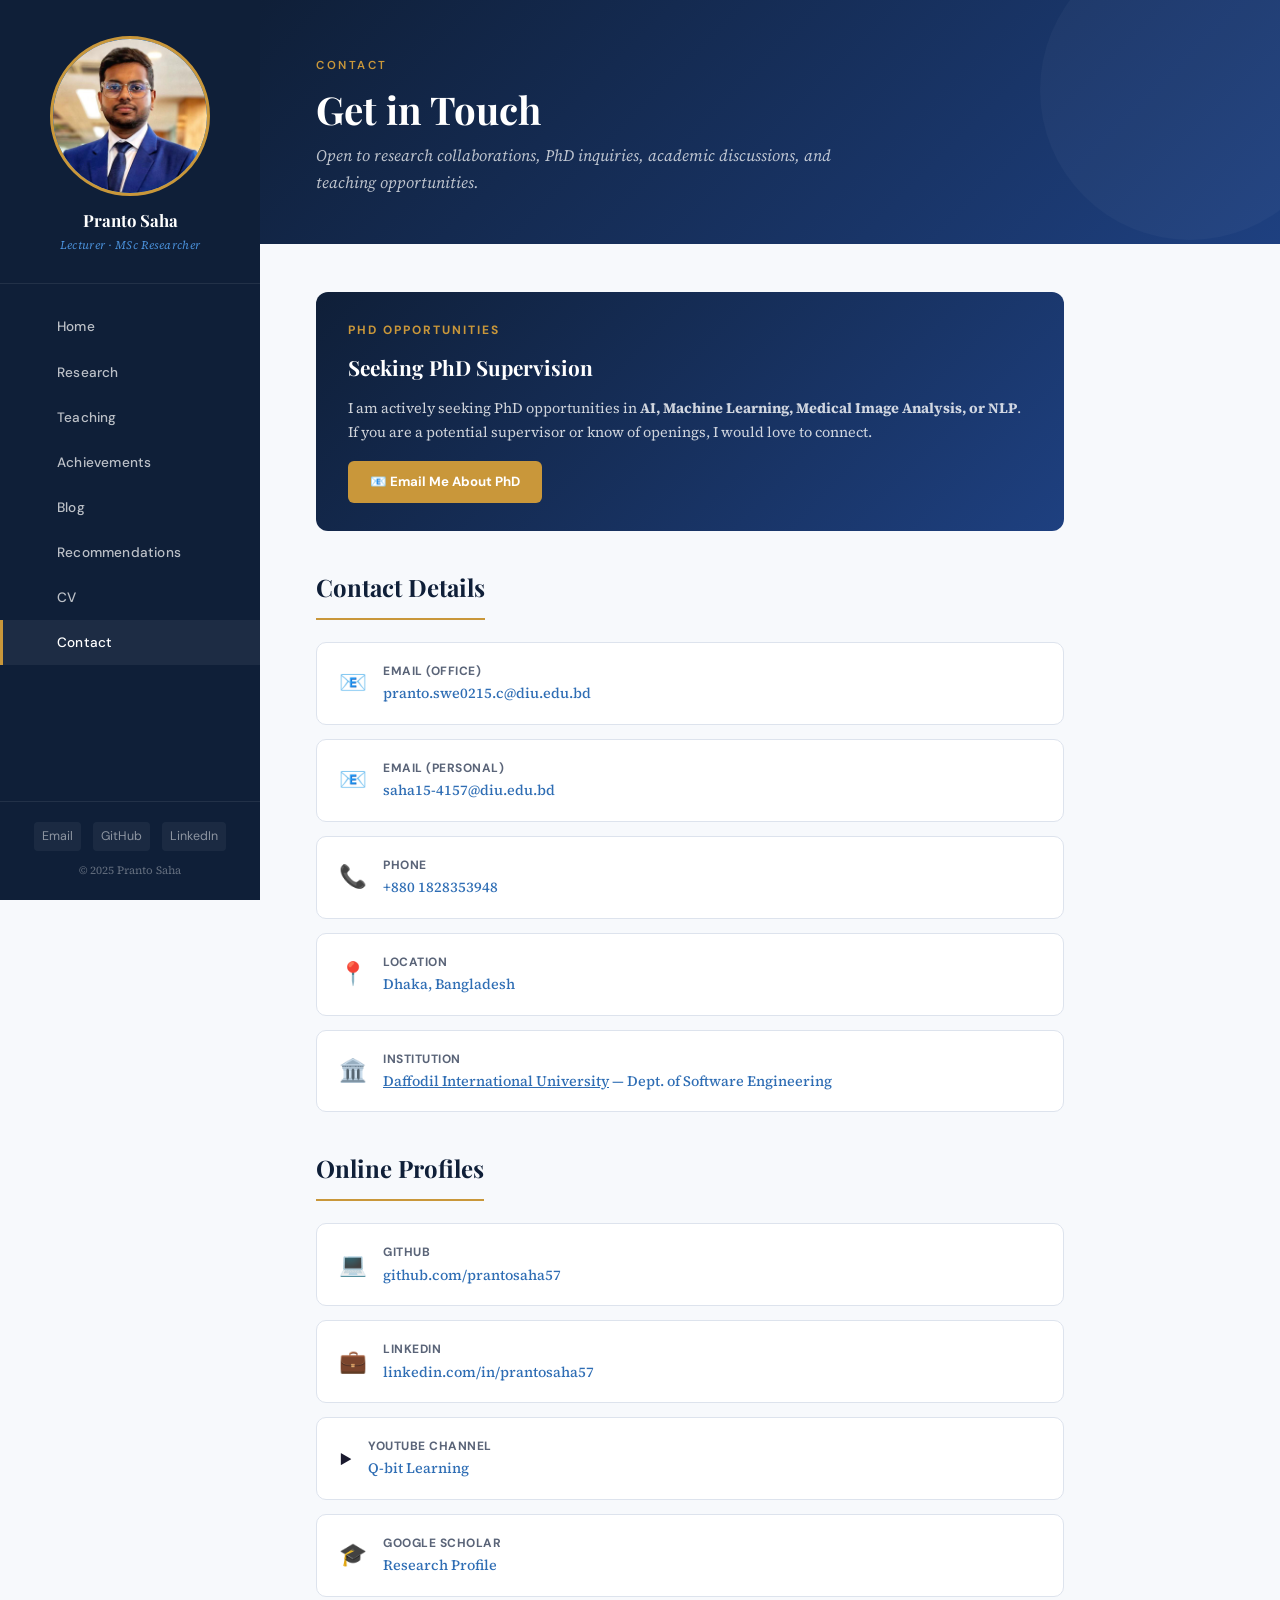
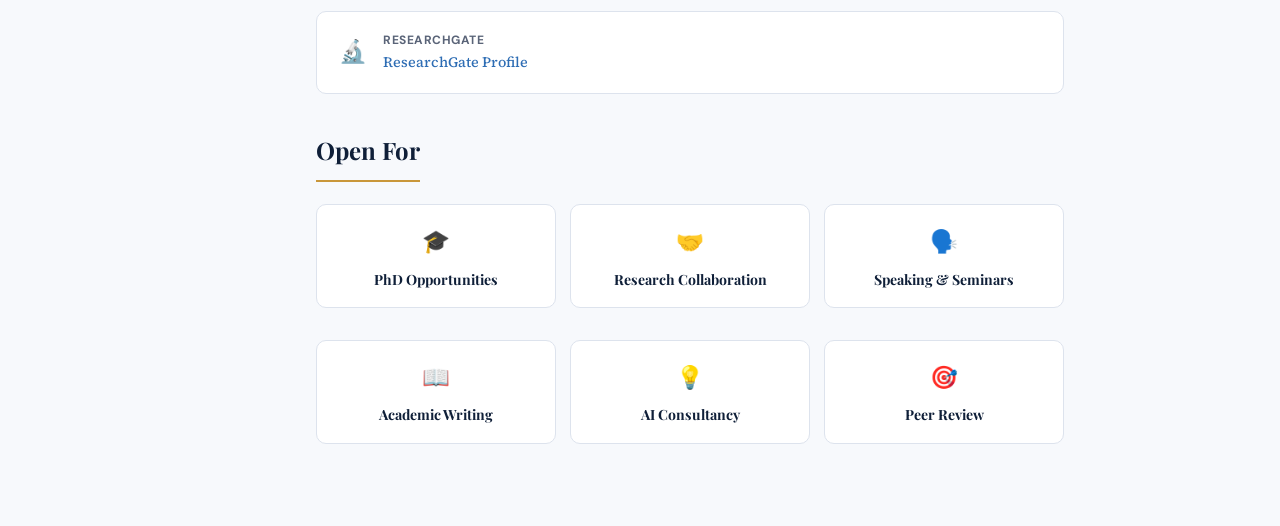
<file: contact.html>
<!DOCTYPE html>
<html lang="en">
<head>
  <meta charset="UTF-8"><meta name="viewport" content="width=device-width, initial-scale=1.0">
  <title>Contact — Pranto Saha</title>
  <link rel="preconnect" href="https://fonts.googleapis.com"><link rel="preconnect" href="https://fonts.gstatic.com" crossorigin>
  <link href="https://fonts.googleapis.com/css2?family=Playfair+Display:wght@400;700&family=Source+Serif+4:ital,wght@0,400;0,500;1,400&family=DM+Sans:wght@400;500;600;700&display=swap" rel="stylesheet">
  <link rel="stylesheet" href="style.css">
</head>
<body>
  <aside class="sidebar">
    <div class="sidebar-profile"><div class="sidebar-avatar"><img src="Profile_Photo.jpg" alt="Pranto Saha"></div><div><div class="sidebar-name">Pranto Saha</div><div class="sidebar-title">Lecturer · MSc Researcher</div></div></div>
    <nav class="sidebar-nav">
      <a href="index.html"><span class="nav-icon"></span> Home</a>
      <a href="research.html"><span class="nav-icon"></span> Research</a>
      <a href="teaching.html"><span class="nav-icon"></span> Teaching</a>
      <a href="achievements.html"><span class="nav-icon"></span> Achievements</a>
      <a href="blog.html"><span class="nav-icon"></span> Blog</a>
      <a href="recommendations.html"><span class="nav-icon"></span> Recommendations</a>
      <a href="cv.html"><span class="nav-icon"></span> CV</a>
      <a href="contact.html" class="active"><span class="nav-icon"></span> Contact</a>
    </nav>
    <div class="sidebar-footer"><div class="sidebar-social"><a href="mailto:saha15-4157@diu.edu.bd">Email</a><a href="https://github.com/prantosaha" target="_blank">GitHub</a><a href="https://linkedin.com/in/prantosaha" target="_blank">LinkedIn</a></div><p>© 2025 Pranto Saha</p></div>
  </aside>
  <main class="main">
    <div class="page-hero">
      <div class="page-hero-label">Contact</div>
      <h1>Get in Touch</h1>
      <p>Open to research collaborations, PhD inquiries, academic discussions, and teaching opportunities.</p>
    </div>
    <div class="content">

      <div style="background:linear-gradient(135deg,var(--navy),var(--blue));border-radius:12px;padding:28px 32px;margin-bottom:36px;color:#fff;">
        <div style="font-family:'DM Sans',sans-serif;font-size:0.75rem;font-weight:700;text-transform:uppercase;letter-spacing:2px;color:var(--gold);margin-bottom:10px;">PhD Opportunities</div>
        <div style="font-family:'Playfair Display',serif;font-size:1.3rem;font-weight:700;margin-bottom:10px;">Seeking PhD Supervision</div>
        <p style="font-size:0.9rem;color:rgba(255,255,255,0.8);margin-bottom:16px;line-height:1.7;">I am actively seeking PhD opportunities in <strong>AI, Machine Learning, Medical Image Analysis, or NLP</strong>. If you are a potential supervisor or know of openings, I would love to connect.</p>
        <a href="mailto:saha15-4157@diu.edu.bd?subject=PhD%20Opportunity" style="background:var(--gold);color:#fff;font-family:'DM Sans',sans-serif;font-size:0.83rem;font-weight:700;padding:10px 22px;border-radius:6px;text-decoration:none;display:inline-block;">📧 Email Me About PhD</a>
      </div>

      <div style="margin-bottom:16px;"><div class="section-title">Contact Details</div></div>
      <a href="mailto:pranto.swe0215.c@diu.edu.bd" class="contact-link">
        <div class="contact-link-icon">📧</div><div><div class="contact-link-label">Email (Office)</div><div class="contact-link-value">pranto.swe0215.c@diu.edu.bd</div></div>
      </a>
      <a href="mailto:saha15-4157@diu.edu.bd" class="contact-link">
        <div class="contact-link-icon">📧</div><div><div class="contact-link-label">Email (Personal)</div><div class="contact-link-value">saha15-4157@diu.edu.bd</div></div>
      </a>
      <a href="tel:+8801828353948" class="contact-link">
        <div class="contact-link-icon">📞</div><div><div class="contact-link-label">Phone</div><div class="contact-link-value">+880 1828353948</div></div>
      </a>
      <div class="contact-link" style="cursor:default;">
        <div class="contact-link-icon">📍</div><div><div class="contact-link-label">Location</div><div class="contact-link-value">Dhaka, Bangladesh</div></div>
      </div>
      <div class="contact-link" style="cursor:default;">
        <div class="contact-link-icon">🏛️</div><div><div class="contact-link-label">Institution</div><div class="contact-link-value"><a href="https://daffodilvarsity.edu.bd/" target="_blank" style="color:var(--accent);">Daffodil International University</a> — Dept. of Software Engineering</div></div>
      </div>

      <div style="margin-top:36px;margin-bottom:16px;"><div class="section-title">Online Profiles</div></div>
      <a href="https://github.com/prantosaha57" target="_blank" class="contact-link">
        <div class="contact-link-icon">💻</div><div><div class="contact-link-label">GitHub</div><div class="contact-link-value">github.com/prantosaha57</div></div>
      </a>
      <a href="https://linkedin.com/in/prantosaha57" target="_blank" class="contact-link">
        <div class="contact-link-icon">💼</div><div><div class="contact-link-label">LinkedIn</div><div class="contact-link-value">linkedin.com/in/prantosaha57</div></div>
      </a>
      <a href="https://www.youtube.com/@Q-bitLearning" target="_blank" class="contact-link">
        <div class="contact-link-icon">▶️</div><div><div class="contact-link-label">YouTube Channel</div><div class="contact-link-value">
Q-bit Learning</div></div>
      </a>
      <a href="https://scholar.google.com" target="_blank" class="contact-link">
        <div class="contact-link-icon">🎓</div><div><div class="contact-link-label">Google Scholar</div><div class="contact-link-value">Research Profile</div></div>
      </a>
      <a href="https://www.researchgate.net" target="_blank" class="contact-link">
        <div class="contact-link-icon">🔬</div><div><div class="contact-link-label">ResearchGate</div><div class="contact-link-value">ResearchGate Profile</div></div>
      </a>

      <div style="margin-top:36px;margin-bottom:16px;"><div class="section-title">Open For</div></div>
      <div style="display:grid;grid-template-columns:repeat(auto-fill,minmax(200px,1fr));gap:14px;">
        <div class="card" style="padding:18px;text-align:center;"><div style="font-size:1.4rem;margin-bottom:8px;">🎓</div><div class="card-title" style="font-size:0.88rem;">PhD Opportunities</div></div>
        <div class="card" style="padding:18px;text-align:center;"><div style="font-size:1.4rem;margin-bottom:8px;">🤝</div><div class="card-title" style="font-size:0.88rem;">Research Collaboration</div></div>
        <div class="card" style="padding:18px;text-align:center;"><div style="font-size:1.4rem;margin-bottom:8px;">🗣️</div><div class="card-title" style="font-size:0.88rem;">Speaking &amp; Seminars</div></div>
        <div class="card" style="padding:18px;text-align:center;"><div style="font-size:1.4rem;margin-bottom:8px;">📖</div><div class="card-title" style="font-size:0.88rem;">Academic Writing</div></div>
        <div class="card" style="padding:18px;text-align:center;"><div style="font-size:1.4rem;margin-bottom:8px;">💡</div><div class="card-title" style="font-size:0.88rem;">AI Consultancy</div></div>
        <div class="card" style="padding:18px;text-align:center;"><div style="font-size:1.4rem;margin-bottom:8px;">🎯</div><div class="card-title" style="font-size:0.88rem;">Peer Review</div></div>
      </div>

    </div>
  </main>
</body>
</html>
</file>
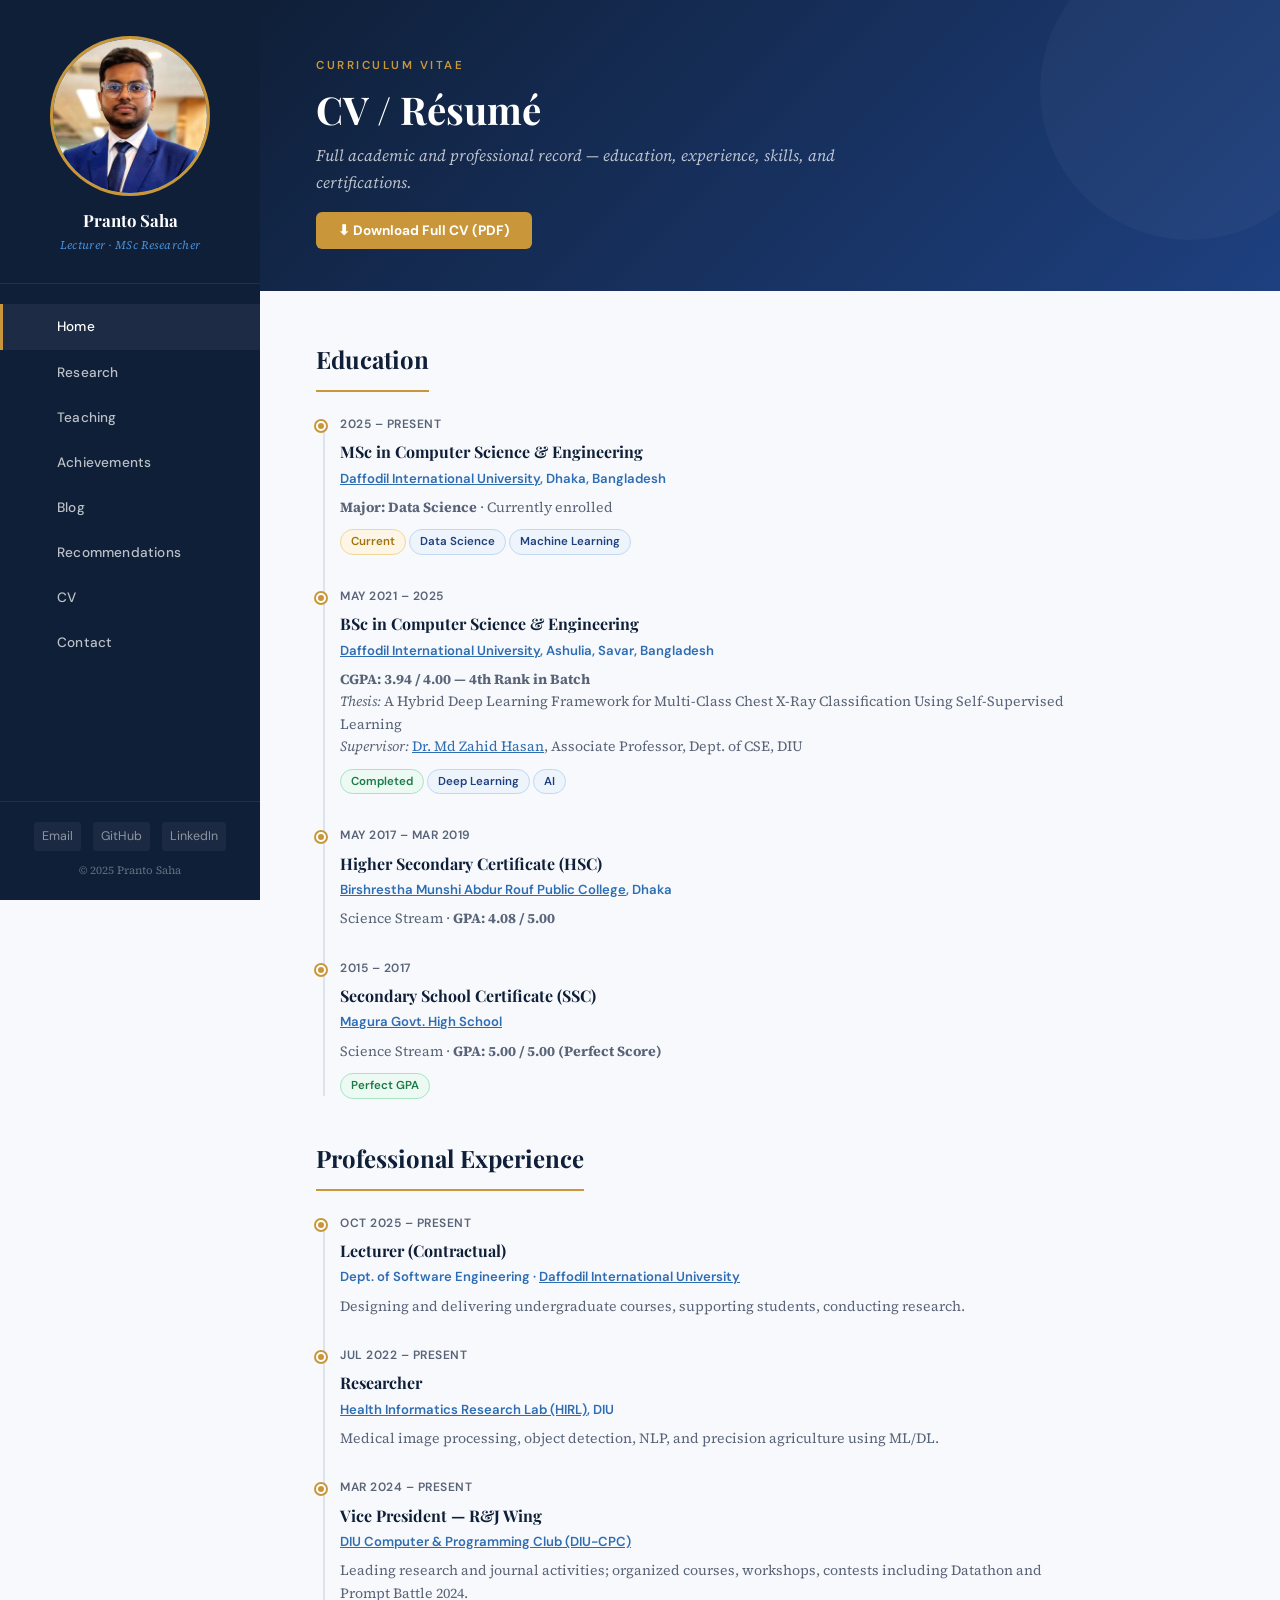
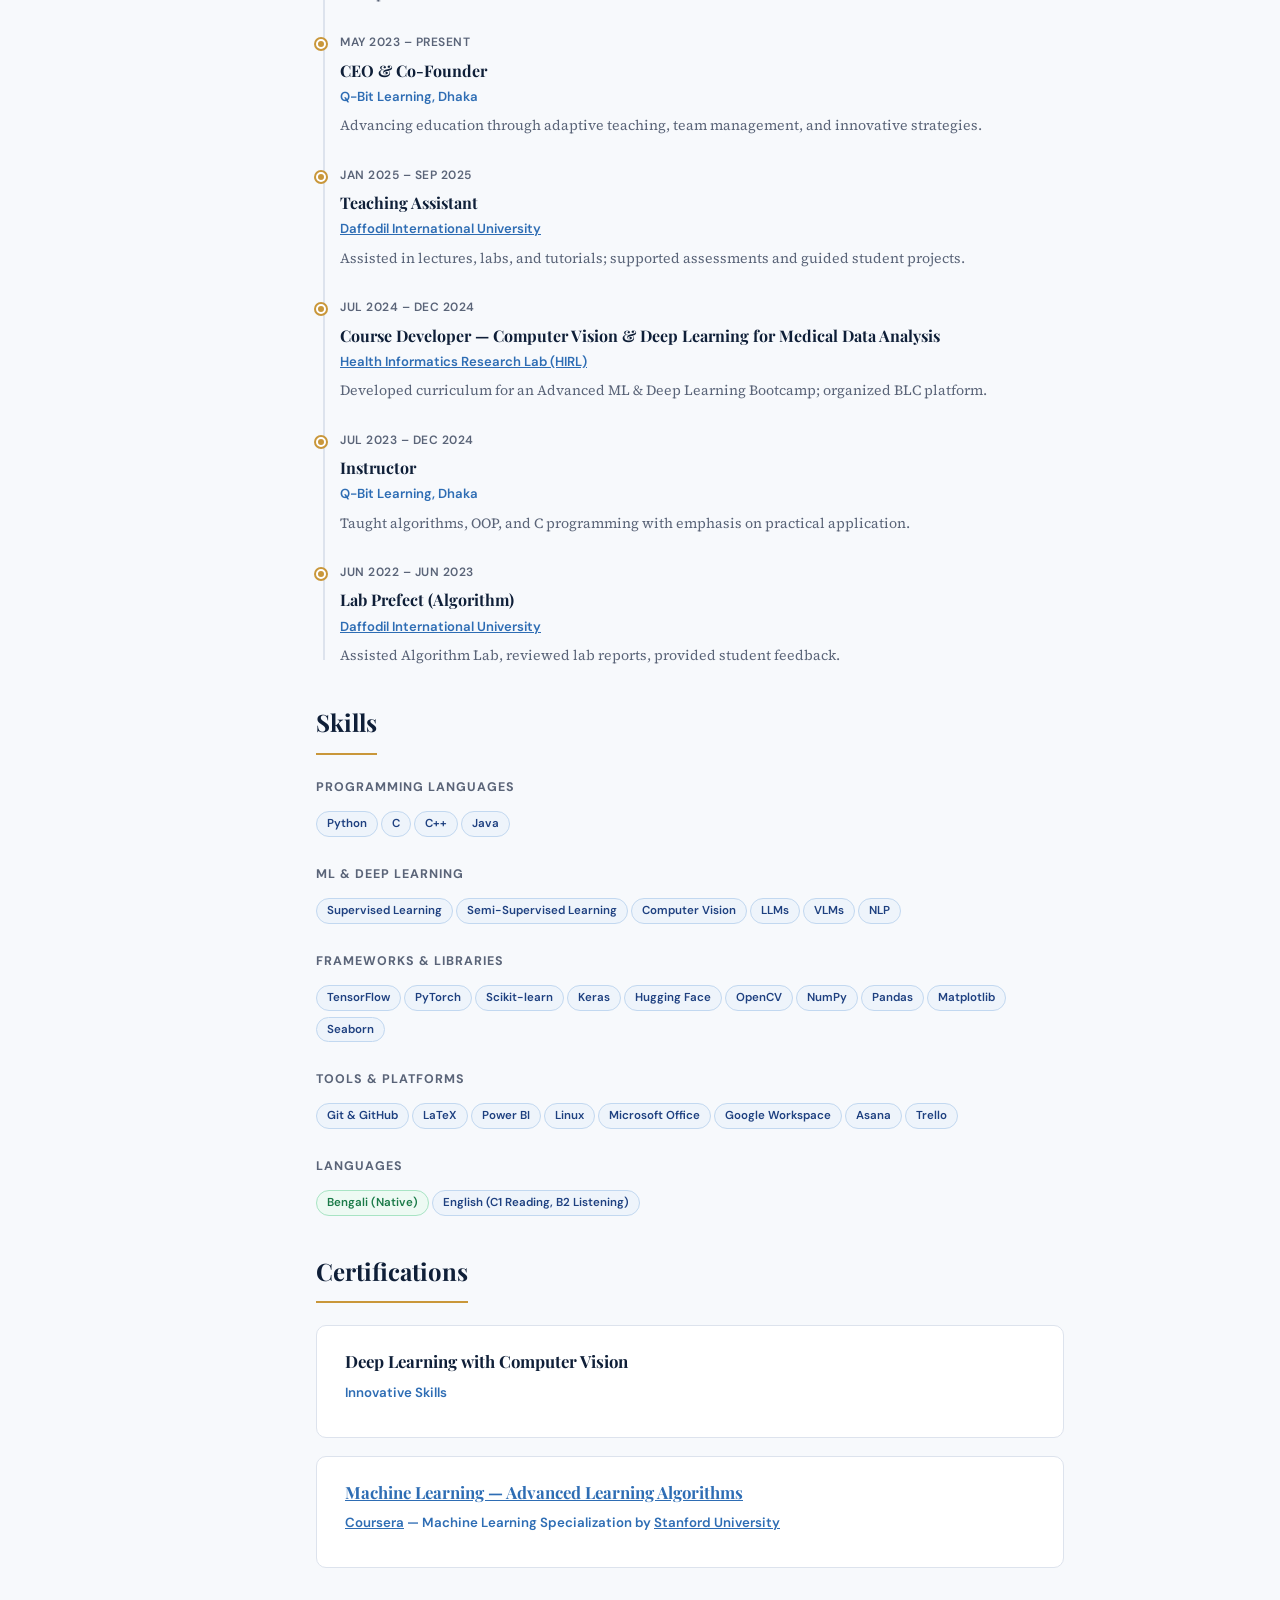
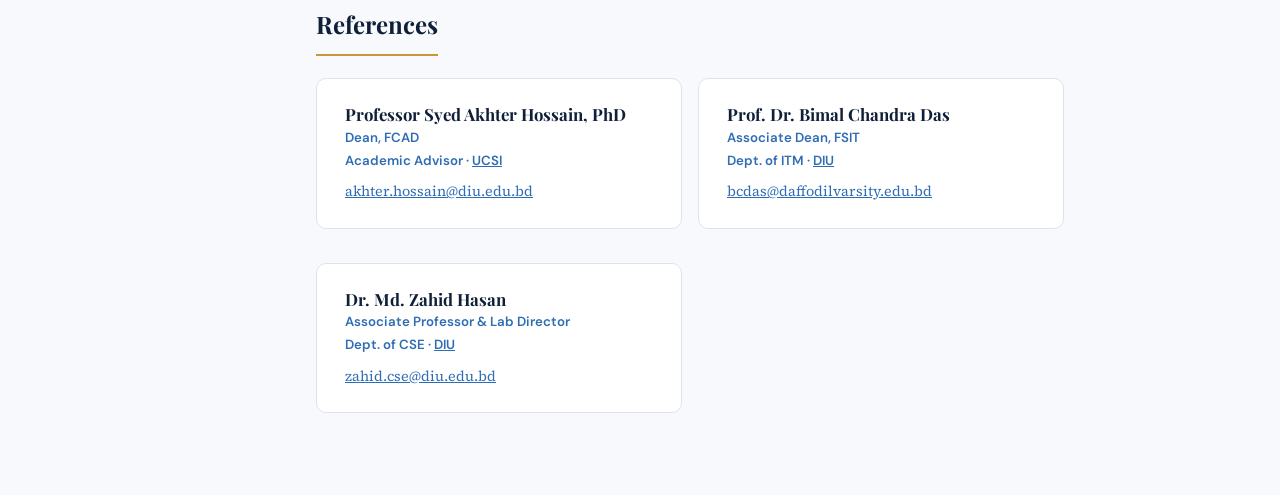
<file: cv.html>
<!DOCTYPE html>
<html lang="en">
<head>
  <meta charset="UTF-8"><meta name="viewport" content="width=device-width, initial-scale=1.0">
  <title>CV — Pranto Saha</title>
  <link rel="preconnect" href="https://fonts.googleapis.com"><link rel="preconnect" href="https://fonts.gstatic.com" crossorigin>
  <link href="https://fonts.googleapis.com/css2?family=Playfair+Display:wght@400;700&family=Source+Serif+4:ital,wght@0,400;0,500;1,400&family=DM+Sans:wght@400;500;600;700&display=swap" rel="stylesheet">
  <link rel="stylesheet" href="style.css">
</head>
<body>
  <aside class="sidebar">
    <div class="sidebar-profile"><div class="sidebar-avatar"><img src="Profile_Photo.jpg" alt="Pranto Saha"></div><div><div class="sidebar-name">Pranto Saha</div><div class="sidebar-title">Lecturer · MSc Researcher</div></div></div>
    <nav class="sidebar-nav">
      <a href="index.html" class="active"><span class="nav-icon"></span> Home</a>
      <a href="research.html"><span class="nav-icon"></span> Research</a>
      <a href="teaching.html"><span class="nav-icon"></span> Teaching</a>
      <a href="achievements.html"><span class="nav-icon"></span> Achievements</a>
      <a href="blog.html"><span class="nav-icon"></span> Blog</a>
      <a href="recommendations.html"><span class="nav-icon"></span> Recommendations</a>
      <a href="cv.html"><span class="nav-icon"></span> CV</a>
      <a href="contact.html"><span class="nav-icon"></span> Contact</a>
    </nav>
    <div class="sidebar-footer"><div class="sidebar-social"><a href="mailto:saha15-4157@diu.edu.bd">Email</a><a href="https://github.com/prantosaha" target="_blank">GitHub</a><a href="https://linkedin.com/in/prantosaha" target="_blank">LinkedIn</a></div><p>© 2025 Pranto Saha</p></div>
  </aside>
  <main class="main">
    <div class="page-hero">
      <div class="page-hero-label">Curriculum Vitae</div>
      <h1>CV / Résumé</h1>
      <p>Full academic and professional record — education, experience, skills, and certifications.</p>
      <div style="margin-top:20px;">
        <a href="Pranto CV_03_03_2026.pdf" download style="background:var(--gold);color:#fff;font-family:'DM Sans',sans-serif;font-size:0.85rem;font-weight:700;padding:10px 22px;border-radius:6px;text-decoration:none;">⬇ Download Full CV (PDF)</a>
      </div>
    </div>
    <div class="content">

      <div style="margin-bottom:16px;"><div class="section-title">Education</div></div>
      <div class="timeline" style="margin-bottom:36px;">

        <div class="timeline-item">
          <div class="timeline-date">2025 – Present</div>
          <div class="timeline-title">MSc in Computer Science &amp; Engineering</div>
          <div class="timeline-org"><a href="https://daffodilvarsity.edu.bd/" target="_blank" style="color:var(--accent);">Daffodil International University</a>, Dhaka, Bangladesh</div>
          <div class="timeline-desc"><strong>Major: Data Science</strong> · Currently enrolled</div>
          <div style="margin-top:8px;"><span class="tag tag-gold">Current</span><span class="tag">Data Science</span><span class="tag">Machine Learning</span></div>
        </div>

        <div class="timeline-item">
          <div class="timeline-date">May 2021 – 2025</div>
          <div class="timeline-title">BSc in Computer Science &amp; Engineering</div>
          <div class="timeline-org"><a href="https://daffodilvarsity.edu.bd/" target="_blank" style="color:var(--accent);">Daffodil International University</a>, Ashulia, Savar, Bangladesh</div>
          <div class="timeline-desc"><strong>CGPA: 3.94 / 4.00 — 4th Rank in Batch</strong><br><em>Thesis:</em> A Hybrid Deep Learning Framework for Multi-Class Chest X-Ray Classification Using Self-Supervised Learning<br><em>Supervisor:</em> <a href="mailto:zahid.cse@diu.edu.bd" style="color:var(--accent);">Dr. Md Zahid Hasan</a>, Associate Professor, Dept. of CSE, DIU</div>
          <div style="margin-top:8px;"><span class="tag tag-green">Completed</span><span class="tag">Deep Learning</span><span class="tag">AI</span></div>
        </div>
        <div class="timeline-item">
          <div class="timeline-date">May 2017 – Mar 2019</div>
          <div class="timeline-title">Higher Secondary Certificate (HSC)</div>
          <div class="timeline-org"><a href="https://www.abdurroufcollege.ac.bd/" target="_blank" style="color:var(--accent);">Birshrestha Munshi Abdur Rouf Public College</a>, Dhaka</div>
          <div class="timeline-desc">Science Stream · <strong>GPA: 4.08 / 5.00</strong></div>
        </div>
        <div class="timeline-item">
          <div class="timeline-date">2015 – 2017</div>
          <div class="timeline-title">Secondary School Certificate (SSC)</div>
          <div class="timeline-org"><a href="https://maguragovthighschool.jessoreboard.gov.bd/" target="_blank" style="color:var(--accent);">Magura Govt. High School</a></div>
          <div class="timeline-desc">Science Stream · <strong>GPA: 5.00 / 5.00 (Perfect Score)</strong></div>
          <div style="margin-top:8px;"><span class="tag tag-green">Perfect GPA</span></div>
        </div>
      </div>

      <div style="margin-bottom:16px;"><div class="section-title">Professional Experience</div></div>
      <div class="timeline" style="margin-bottom:36px;">
        <div class="timeline-item">
          <div class="timeline-date">Oct 2025 – Present</div>
          <div class="timeline-title">Lecturer (Contractual)</div>
          <div class="timeline-org">Dept. of Software Engineering · <a href="https://daffodilvarsity.edu.bd/" target="_blank" style="color:var(--accent);">Daffodil International University</a></div>
          <div class="timeline-desc">Designing and delivering undergraduate courses, supporting students, conducting research.</div>
        </div>
        <div class="timeline-item">
          <div class="timeline-date">Jul 2022 – Present</div>
          <div class="timeline-title">Researcher</div>
          <div class="timeline-org"><a href="https://hirl.daffodilvarsity.edu.bd/" target="_blank" style="color:var(--accent);">Health Informatics Research Lab (HIRL)</a>, DIU</div>
          <div class="timeline-desc">Medical image processing, object detection, NLP, and precision agriculture using ML/DL.</div>
        </div>
        <div class="timeline-item">
          <div class="timeline-date">Mar 2024 – Present</div>
          <div class="timeline-title">Vice President — R&amp;J Wing</div>
          <div class="timeline-org"><a href="https://www.facebook.com/diucpc" target="_blank" style="color:var(--accent);">DIU Computer &amp; Programming Club (DIU-CPC)</a></div>
          <div class="timeline-desc">Leading research and journal activities; organized courses, workshops, contests including Datathon and Prompt Battle 2024.</div>
        </div>
        <div class="timeline-item">
          <div class="timeline-date">May 2023 – Present</div>
          <div class="timeline-title">CEO &amp; Co-Founder</div>
          <div class="timeline-org">Q-Bit Learning, Dhaka</div>
          <div class="timeline-desc">Advancing education through adaptive teaching, team management, and innovative strategies.</div>
        </div>
        <div class="timeline-item">
          <div class="timeline-date">Jan 2025 – Sep 2025</div>
          <div class="timeline-title">Teaching Assistant</div>
          <div class="timeline-org"><a href="https://daffodilvarsity.edu.bd/" target="_blank" style="color:var(--accent);">Daffodil International University</a></div>
          <div class="timeline-desc">Assisted in lectures, labs, and tutorials; supported assessments and guided student projects.</div>
        </div>
        <div class="timeline-item">
          <div class="timeline-date">Jul 2024 – Dec 2024</div>
          <div class="timeline-title">Course Developer — Computer Vision &amp; Deep Learning for Medical Data Analysis</div>
          <div class="timeline-org"><a href="https://hirl.daffodilvarsity.edu.bd/" target="_blank" style="color:var(--accent);">Health Informatics Research Lab (HIRL)</a></div>
          <div class="timeline-desc">Developed curriculum for an Advanced ML &amp; Deep Learning Bootcamp; organized BLC platform.</div>
        </div>
        <div class="timeline-item">
          <div class="timeline-date">Jul 2023 – Dec 2024</div>
          <div class="timeline-title">Instructor</div>
          <div class="timeline-org">Q-Bit Learning, Dhaka</div>
          <div class="timeline-desc">Taught algorithms, OOP, and C programming with emphasis on practical application.</div>
        </div>
        <div class="timeline-item">
          <div class="timeline-date">Jun 2022 – Jun 2023</div>
          <div class="timeline-title">Lab Prefect (Algorithm)</div>
          <div class="timeline-org"><a href="https://daffodilvarsity.edu.bd/" target="_blank" style="color:var(--accent);">Daffodil International University</a></div>
          <div class="timeline-desc">Assisted Algorithm Lab, reviewed lab reports, provided student feedback.</div>
        </div>
      </div>

      <div style="margin-bottom:16px;"><div class="section-title">Skills</div></div>
      <div style="margin-bottom:32px;">
        <div class="skills-group"><div class="skills-group-title">Programming Languages</div><span class="tag">Python</span><span class="tag">C</span><span class="tag">C++</span><span class="tag">Java</span></div>
        <div class="skills-group"><div class="skills-group-title">ML &amp; Deep Learning</div><span class="tag">Supervised Learning</span><span class="tag">Semi-Supervised Learning</span><span class="tag">Computer Vision</span><span class="tag">LLMs</span><span class="tag">VLMs</span><span class="tag">NLP</span></div>
        <div class="skills-group"><div class="skills-group-title">Frameworks &amp; Libraries</div><span class="tag">TensorFlow</span><span class="tag">PyTorch</span><span class="tag">Scikit-learn</span><span class="tag">Keras</span><span class="tag">Hugging Face</span><span class="tag">OpenCV</span><span class="tag">NumPy</span><span class="tag">Pandas</span><span class="tag">Matplotlib</span><span class="tag">Seaborn</span></div>
        <div class="skills-group"><div class="skills-group-title">Tools &amp; Platforms</div><span class="tag">Git &amp; GitHub</span><span class="tag">LaTeX</span><span class="tag">Power BI</span><span class="tag">Linux</span><span class="tag">Microsoft Office</span><span class="tag">Google Workspace</span><span class="tag">Asana</span><span class="tag">Trello</span></div>
        <div class="skills-group"><div class="skills-group-title">Languages</div><span class="tag tag-green">Bengali (Native)</span><span class="tag">English (C1 Reading, B2 Listening)</span></div>
      </div>

      <div style="margin-bottom:16px;"><div class="section-title">Certifications</div></div>
      <div class="card"><div class="card-header"><div class="card-title">Deep Learning with Computer Vision</div></div><div class="card-org">Innovative Skills</div></div>
      <div class="card"><div class="card-header"><div class="card-title"><a href="https://www.coursera.org/specializations/machine-learning-introduction" target="_blank" style="color:var(--accent);">Machine Learning — Advanced Learning Algorithms</a></div></div><div class="card-org"><a href="https://www.coursera.org" target="_blank" style="color:var(--accent);">Coursera</a> — Machine Learning Specialization by <a href="https://www.stanford.edu/" target="_blank" style="color:var(--accent);">Stanford University</a></div></div>

      <div style="margin-top:36px;margin-bottom:16px;"><div class="section-title">References</div></div>
      <div style="display:grid;grid-template-columns:repeat(auto-fill,minmax(280px,1fr));gap:16px;">
        <div class="card">
          <div class="card-title">Professor Syed Akhter Hossain, PhD</div>
          <div class="card-org">Dean, FCAD <br>Academic Advisor · <a href="https://www.bangladesh.ucsiuniversity.edu.my/professor-syed-akhter-hossain-phd" target="_blank" style="color:var(--accent);">UCSI</a></div>
          <div class="card-body"><a href="mailto:akhter.hossain@diu.edu.bd" style="color:var(--accent);">akhter.hossain@diu.edu.bd</a></div>
        </div>
        <div class="card">
          <div class="card-title">Prof. Dr. Bimal Chandra Das</div>
          <div class="card-org">Associate Dean, FSIT <br>Dept. of ITM · <a href="https://daffodilvarsity.edu.bd/" target="_blank" style="color:var(--accent);">DIU</a></div>
          <div class="card-body"><a href="mailto:bcdas@daffodilvarsity.edu.bd" style="color:var(--accent);">bcdas@daffodilvarsity.edu.bd</a></div>
        </div>
        <div class="card">
          <div class="card-title">Dr. Md. Zahid Hasan</div>
          <div class="card-org">Associate Professor &amp; Lab Director <br>Dept. of CSE · <a href="https://daffodilvarsity.edu.bd/" target="_blank" style="color:var(--accent);">DIU</a></div>
          <div class="card-body"><a href="mailto:zahid.cse@diu.edu.bd" style="color:var(--accent);">zahid.cse@diu.edu.bd</a></div>
        </div>
      </div>

    </div>
  </main>
</body>
</html>
</file>
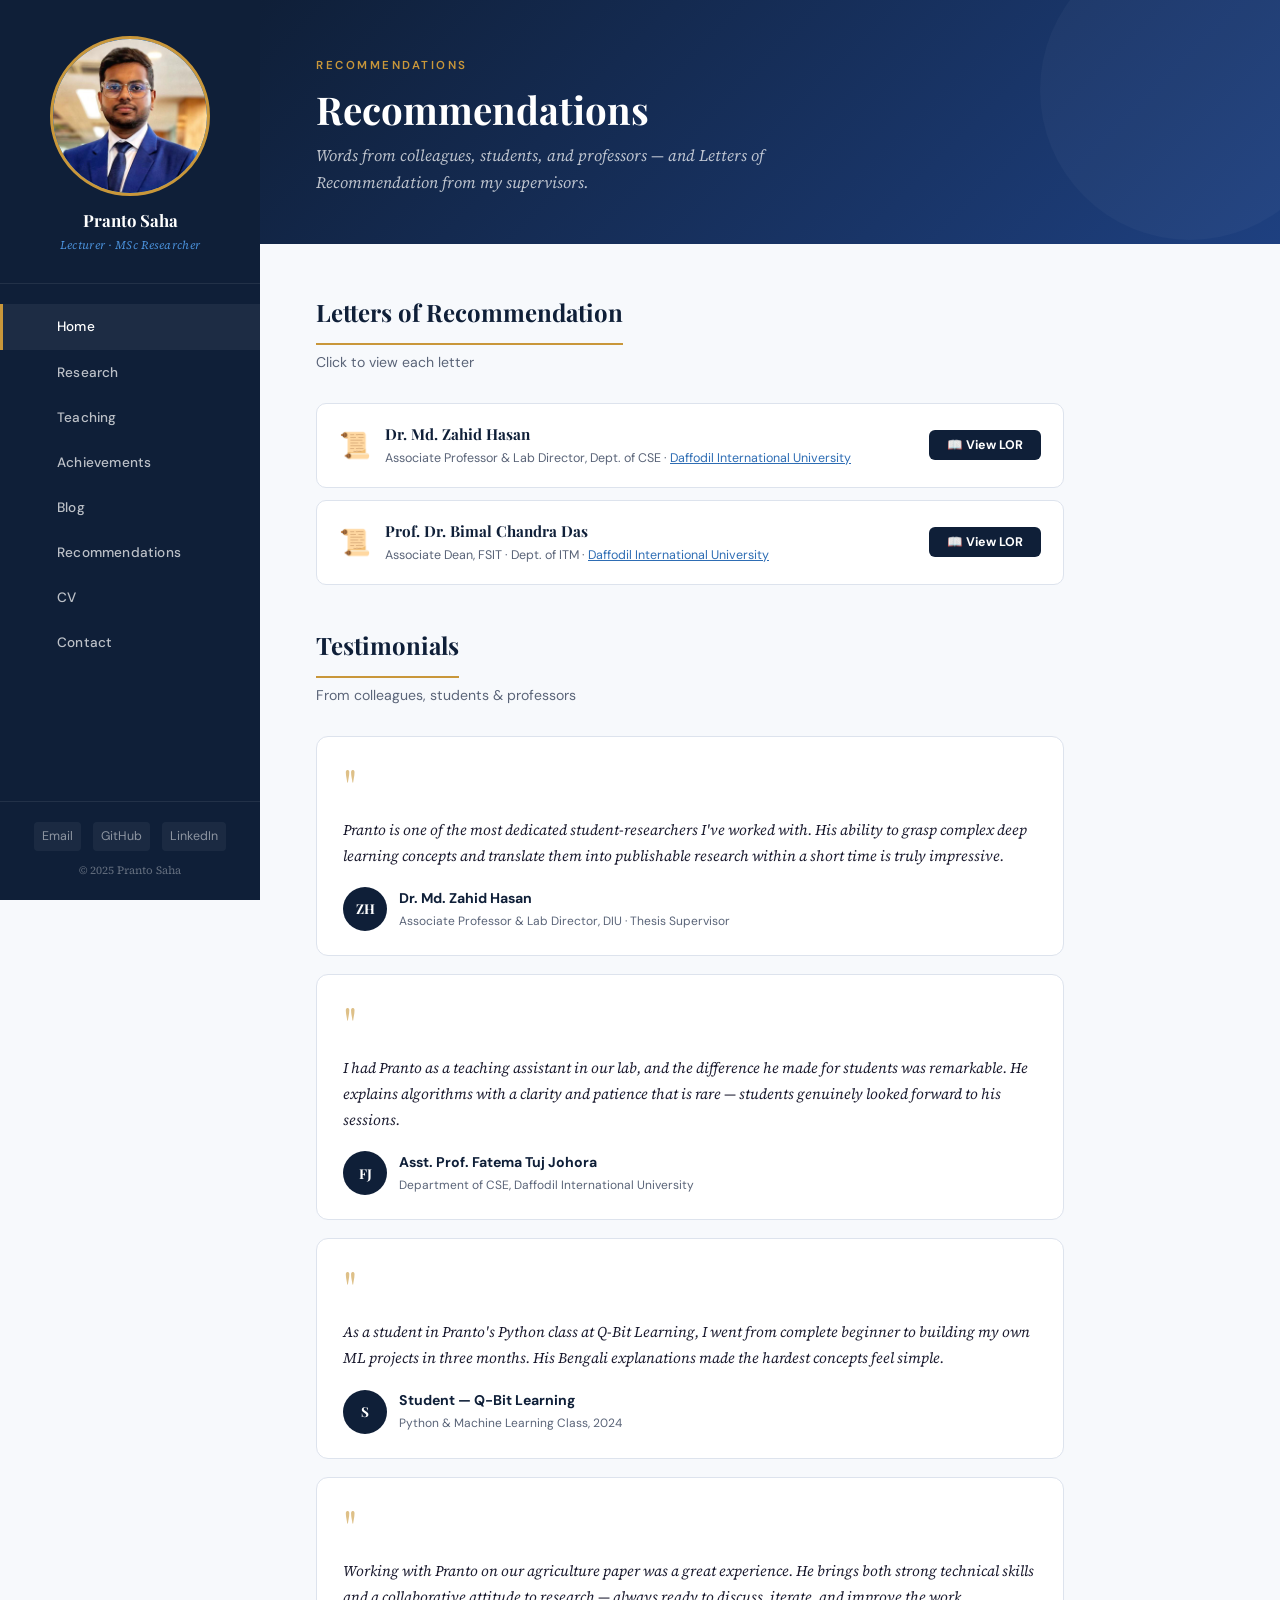
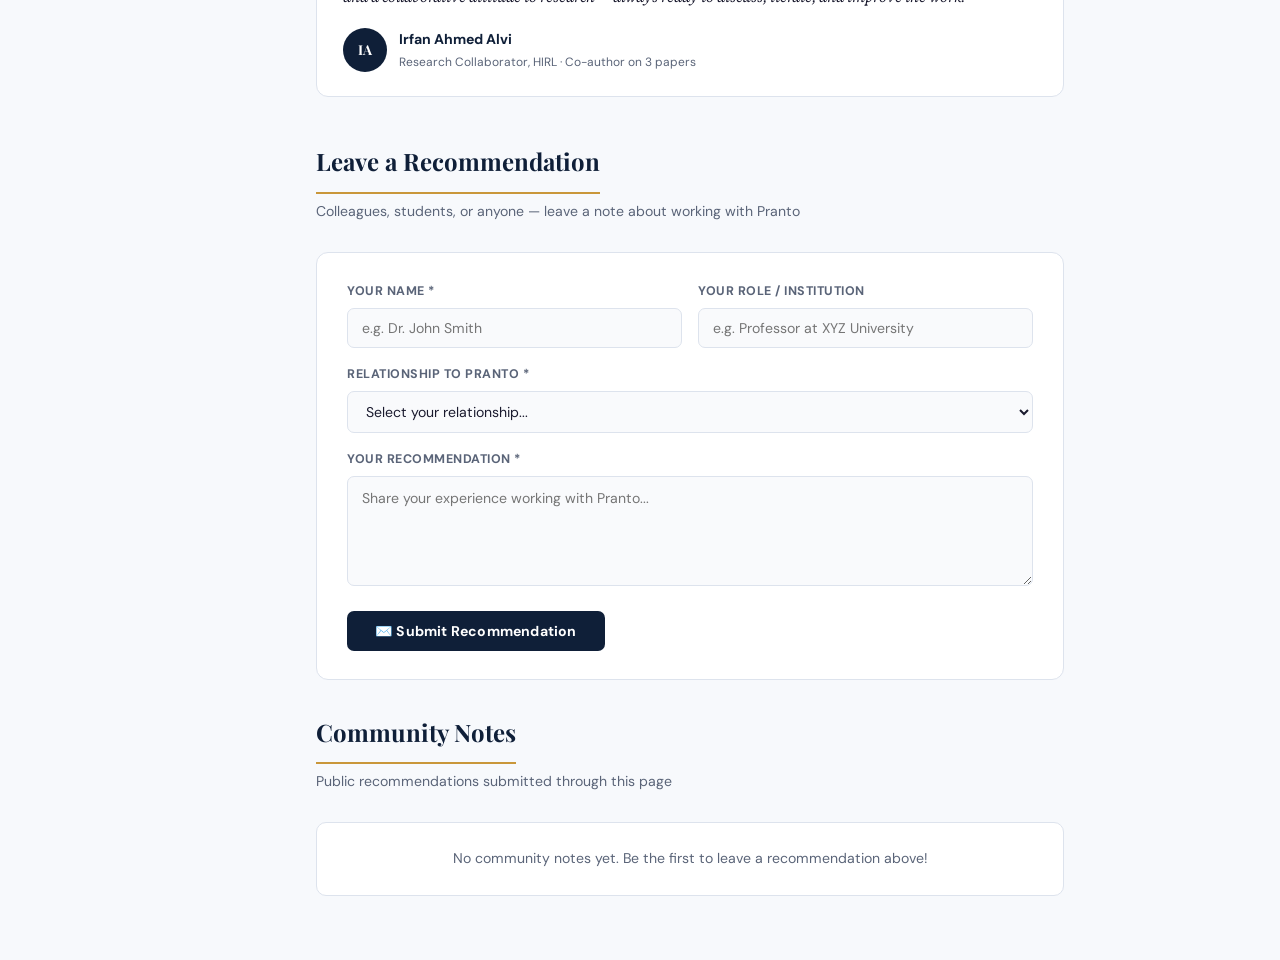
<file: recommendations.html>
<!DOCTYPE html>
<html lang="en">
<head>
  <meta charset="UTF-8">
  <meta name="viewport" content="width=device-width, initial-scale=1.0">
  <title>Recommendations — Pranto Saha</title>
  <link rel="preconnect" href="https://fonts.googleapis.com">
  <link rel="preconnect" href="https://fonts.gstatic.com" crossorigin>
  <link href="https://fonts.googleapis.com/css2?family=Playfair+Display:wght@400;700&family=Source+Serif+4:ital,wght@0,400;0,500;1,400&family=DM+Sans:wght@400;500;600;700&display=swap" rel="stylesheet">
  <link rel="stylesheet" href="style.css">
</head>
<body>

  <!-- LOR Modals -->
  <div class="modal-overlay" id="lor-zahid">
    <div class="modal-box">
      <div class="modal-header">
        <div class="modal-title">Letter of Recommendation — Dr. Md. Zahid Hasan</div>
        <button class="modal-close" onclick="closeModal('lor-zahid')">✕</button>
      </div>
      <div class="modal-body">
        <div class="modal-label" style="margin-bottom:14px;">Associate Professor &amp; Lab Director, Dept. of CSE · Daffodil International University</div>
        <p>To Whom It May Concern,</p>
        <p>It is my great pleasure to recommend <strong>Pranto Saha</strong>, whom I have had the privilege of supervising as both his undergraduate thesis supervisor and research mentor at the <strong>Health Informatics Research Lab (HIRL)</strong> since July 2022.</p>
        <p>Pranto has consistently demonstrated exceptional research aptitude and intellectual curiosity. His work on self-supervised learning for chest X-ray classification has produced a framework achieving <strong>95.99% accuracy</strong> — results that are publication-worthy and have been submitted to a leading Springer journal.</p>
        <p>Beyond technical competence, Pranto shows remarkable independence, initiative, and collaborative spirit. He has made significant contributions to multiple research projects within our lab and has mentored junior researchers with patience and clarity.</p>
        <p>I strongly recommend Pranto Saha for PhD admission without reservation. He has the intellectual foundation, work ethic, and research drive to thrive in a doctoral program.</p>
        <p style="margin-top:18px;"><strong>Dr. Md. Zahid Hasan</strong><br>Associate Professor &amp; Lab Director, Dept. of CSE<br>Daffodil International University<br><a href="mailto:zahid.cse@diu.edu.bd" style="color:var(--accent);">zahid.cse@diu.edu.bd</a></p>
        <div style="margin-top:16px;padding:12px 14px;background:#fdf5e6;border-radius:6px;font-family:'DM Sans',sans-serif;font-size:0.78rem;color:#a0730a;">
          📄 This is a sample representation. Replace with the actual scanned LOR PDF link or text when available.
        </div>
      </div>
    </div>
  </div>

  <div class="modal-overlay" id="lor-bimal">
    <div class="modal-box">
      <div class="modal-header">
        <div class="modal-title">Letter of Recommendation — Prof. Dr. Bimal Chandra Das</div>
        <button class="modal-close" onclick="closeModal('lor-bimal')">✕</button>
      </div>
      <div class="modal-body">
        <div class="modal-label" style="margin-bottom:14px;">Associate Dean, FSIT · Dept. of ITM · Daffodil International University</div>
        <p>To Whom It May Concern,</p>
        <p>I write with great enthusiasm to recommend <strong>Pranto Saha</strong> for PhD candidacy. I have had the opportunity to observe Pranto's academic development over the course of his undergraduate studies at <a href="https://daffodilvarsity.edu.bd/" target="_blank" style="color:var(--accent);">Daffodil International University</a>.</p>
        <p>Pranto is among the most diligent and academically gifted students I have encountered in my years in the faculty. His CGPA of <strong>3.94/4.00</strong> and multiple merit scholarships, including three instances of a perfect 4.00, speak to his consistent excellence.</p>
        <p>What distinguishes Pranto is not merely academic performance but his ability to synthesize knowledge across domains — from deep learning to academic leadership. He has represented our institution admirably in national and international forums.</p>
        <p>I give my highest recommendation to Pranto Saha for doctoral study. I am confident he will excel and contribute meaningfully to his chosen research area.</p>
        <p style="margin-top:18px;"><strong>Prof. Dr. Bimal Chandra Das</strong><br>Associate Dean, FSIT · Dept. of ITM<br>Daffodil International University<br><a href="mailto:bcdas@daffodilvarsity.edu.bd" style="color:var(--accent);">bcdas@daffodilvarsity.edu.bd</a></p>
        <div style="margin-top:16px;padding:12px 14px;background:#fdf5e6;border-radius:6px;font-family:'DM Sans',sans-serif;font-size:0.78rem;color:#a0730a;">
          📄 This is a sample representation. Replace with the actual scanned LOR PDF link or text when available.
        </div>
      </div>
    </div>
  </div>

  <!-- Public Notes Modal (view all) -->
  <div class="modal-overlay" id="modal-notes">
    <div class="modal-box">
      <div class="modal-header">
        <div class="modal-title">All Public Recommendations</div>
        <button class="modal-close" onclick="closeModal('modal-notes')">✕</button>
      </div>
      <div class="modal-body" id="all-notes-body">
        <!-- Populated by JS -->
      </div>
    </div>
  </div>

  <aside class="sidebar">
    <div class="sidebar-profile">
      <div class="sidebar-avatar"><img src="Profile_Photo.jpg" alt="Pranto Saha"></div>
      <div>
        <div class="sidebar-name">Pranto Saha</div>
        <div class="sidebar-title">Lecturer · MSc Researcher</div>
      </div>
    </div>
    <nav class="sidebar-nav">
      <a href="index.html" class="active"><span class="nav-icon"></span> Home</a>
      <a href="research.html"><span class="nav-icon"></span> Research</a>
      <a href="teaching.html"><span class="nav-icon"></span> Teaching</a>
      <a href="achievements.html"><span class="nav-icon"></span> Achievements</a>
      <a href="blog.html"><span class="nav-icon"></span> Blog</a>
      <a href="recommendations.html"><span class="nav-icon"></span> Recommendations</a>
      <a href="cv.html"><span class="nav-icon"></span> CV</a>
      <a href="contact.html"><span class="nav-icon"></span> Contact</a>
    </nav>
    <div class="sidebar-footer">
      <div class="sidebar-social">
        <a href="mailto:saha15-4157@diu.edu.bd">Email</a>
        <a href="https://github.com/prantosaha" target="_blank">GitHub</a>
        <a href="https://linkedin.com/in/prantosaha" target="_blank">LinkedIn</a>
      </div>
      <p>© 2025 Pranto Saha</p>
    </div>
  </aside>

  <main class="main">
    <div class="page-hero">
      <div class="page-hero-label">Recommendations</div>
      <h1>Recommendations</h1>
      <p>Words from colleagues, students, and professors — and Letters of Recommendation from my supervisors.</p>
    </div>

    <div class="content">

      <!-- LORs -->
      <div style="margin-bottom:16px;">
        <div class="section-title">Letters of Recommendation</div>
        <div class="section-subtitle">Click to view each letter</div>
      </div>

      <div class="lor-card">
        <div class="lor-info">
          <div class="lor-icon">📜</div>
          <div>
            <div class="lor-name">Dr. Md. Zahid Hasan</div>
            <div class="lor-role">Associate Professor &amp; Lab Director, Dept. of CSE · <a href="https://daffodilvarsity.edu.bd/" target="_blank" style="color:var(--accent);">Daffodil International University</a></div>
          </div>
        </div>
        <button class="lor-btn" onclick="openModal('lor-zahid')">📖 View LOR</button>
      </div>

      <div class="lor-card">
        <div class="lor-info">
          <div class="lor-icon">📜</div>
          <div>
            <div class="lor-name">Prof. Dr. Bimal Chandra Das</div>
            <div class="lor-role">Associate Dean, FSIT · Dept. of ITM · <a href="https://daffodilvarsity.edu.bd/" target="_blank" style="color:var(--accent);">Daffodil International University</a></div>
          </div>
        </div>
        <button class="lor-btn" onclick="openModal('lor-bimal')">📖 View LOR</button>
      </div>

      <!-- Testimonials from Colleagues / Students / Professors -->
      <div style="margin-top:40px;margin-bottom:16px;">
        <div class="section-title">Testimonials</div>
        <div class="section-subtitle">From colleagues, students &amp; professors</div>
      </div>

      <div class="testimonial-card">
        <div class="testimonial-quote">"</div>
        <div class="testimonial-text">Pranto is one of the most dedicated student-researchers I've worked with. His ability to grasp complex deep learning concepts and translate them into publishable research within a short time is truly impressive.</div>
        <div class="testimonial-author">
          <div class="testimonial-avatar">ZH</div>
          <div>
            <div class="testimonial-name">Dr. Md. Zahid Hasan</div>
            <div class="testimonial-role">Associate Professor &amp; Lab Director, DIU · Thesis Supervisor</div>
          </div>
        </div>
      </div>

      <div class="testimonial-card">
        <div class="testimonial-quote">"</div>
        <div class="testimonial-text">I had Pranto as a teaching assistant in our lab, and the difference he made for students was remarkable. He explains algorithms with a clarity and patience that is rare — students genuinely looked forward to his sessions.</div>
        <div class="testimonial-author">
          <div class="testimonial-avatar">FJ</div>
          <div>
            <div class="testimonial-name">Asst. Prof. Fatema Tuj Johora</div>
            <div class="testimonial-role">Department of CSE, Daffodil International University</div>
          </div>
        </div>
      </div>

      <div class="testimonial-card">
        <div class="testimonial-quote">"</div>
        <div class="testimonial-text">As a student in Pranto's Python class at Q-Bit Learning, I went from complete beginner to building my own ML projects in three months. His Bengali explanations made the hardest concepts feel simple.</div>
        <div class="testimonial-author">
          <div class="testimonial-avatar">S</div>
          <div>
            <div class="testimonial-name">Student — Q-Bit Learning</div>
            <div class="testimonial-role">Python &amp; Machine Learning Class, 2024</div>
          </div>
        </div>
      </div>

      <div class="testimonial-card">
        <div class="testimonial-quote">"</div>
        <div class="testimonial-text">Working with Pranto on our agriculture paper was a great experience. He brings both strong technical skills and a collaborative attitude to research — always ready to discuss, iterate, and improve the work.</div>
        <div class="testimonial-author">
          <div class="testimonial-avatar">IA</div>
          <div>
            <div class="testimonial-name">Irfan Ahmed Alvi</div>
            <div class="testimonial-role">Research Collaborator, HIRL · Co-author on 3 papers</div>
          </div>
        </div>
      </div>

      <!-- Public Note Form -->
      <div style="margin-top:44px;margin-bottom:16px;">
        <div class="section-title">Leave a Recommendation</div>
        <div class="section-subtitle">Colleagues, students, or anyone — leave a note about working with Pranto</div>
      </div>

      <div class="public-note-form">
        <div class="form-grid">
          <div class="form-row">
            <label class="form-label">Your Name *</label>
            <input type="text" class="form-input" id="note-name" placeholder="e.g. Dr. John Smith">
          </div>
          <div class="form-row">
            <label class="form-label">Your Role / Institution</label>
            <input type="text" class="form-input" id="note-role" placeholder="e.g. Professor at XYZ University">
          </div>
        </div>
        <div class="form-row">
          <label class="form-label">Relationship to Pranto *</label>
          <select class="form-select" id="note-relation">
            <option value="">Select your relationship...</option>
            <option value="Professor / Supervisor">Professor / Supervisor</option>
            <option value="Research Collaborator">Research Collaborator</option>
            <option value="Student / Mentee">Student / Mentee</option>
            <option value="Colleague">Colleague</option>
            <option value="Other">Other</option>
          </select>
        </div>
        <div class="form-row">
          <label class="form-label">Your Recommendation *</label>
          <textarea class="form-textarea" id="note-text" placeholder="Share your experience working with Pranto..."></textarea>
        </div>
        <button class="btn-primary" onclick="submitNote()">✉️ Submit Recommendation</button>
        <div class="form-success" id="note-success">
          ✅ Thank you! Your recommendation has been submitted via email. Pranto will review and add it to this page.
        </div>
      </div>

      <!-- Public Notes Display -->
      <div style="margin-top:32px;margin-bottom:16px;">
        <div class="section-title">Community Notes</div>
        <div class="section-subtitle">Public recommendations submitted through this page</div>
      </div>
      <div id="public-notes-list">
        <!-- Populated by JS from localStorage -->
        <div style="padding:24px;text-align:center;color:var(--text-muted);font-family:'DM Sans',sans-serif;font-size:0.88rem;background:var(--card-bg);border:1px solid var(--border);border-radius:10px;" id="no-notes-msg">
          No community notes yet. Be the first to leave a recommendation above!
        </div>
      </div>

    </div>
  </main>

  <script>
    // Modal controls
    function openModal(id) {
      document.getElementById(id).classList.add('open');
      document.body.style.overflow = 'hidden';
    }
    function closeModal(id) {
      document.getElementById(id).classList.remove('open');
      document.body.style.overflow = '';
    }
    document.querySelectorAll('.modal-overlay').forEach(overlay => {
      overlay.addEventListener('click', function(e) {
        if (e.target === this) closeModal(this.id);
      });
    });
    document.addEventListener('keydown', e => {
      if (e.key === 'Escape') document.querySelectorAll('.modal-overlay.open').forEach(m => closeModal(m.id));
    });

    // Public Notes (localStorage — persists in same browser)
    function loadNotes() {
      let notes = [];
      try { notes = JSON.parse(localStorage.getItem('ps_notes') || '[]'); } catch(e) {}
      const list = document.getElementById('public-notes-list');
      const noMsg = document.getElementById('no-notes-msg');
      if (notes.length === 0) {
        noMsg.style.display = 'block';
        return;
      }
      noMsg.style.display = 'none';
      notes.forEach(n => {
        const card = document.createElement('div');
        card.className = 'testimonial-card';
        card.innerHTML = `
          <div class="testimonial-quote">"</div>
          <div class="testimonial-text">${escHtml(n.text)}</div>
          <div class="testimonial-author">
            <div class="testimonial-avatar" style="background:var(--blue);">${escHtml(n.name.charAt(0).toUpperCase())}</div>
            <div>
              <div class="testimonial-name">${escHtml(n.name)}</div>
              <div class="testimonial-role">${escHtml(n.role || '')} ${n.relation ? '· ' + escHtml(n.relation) : ''}</div>
            </div>
          </div>
        `;
        list.appendChild(card);
      });
    }

    function escHtml(str) {
      return String(str).replace(/&/g,'&amp;').replace(/</g,'&lt;').replace(/>/g,'&gt;').replace(/"/g,'&quot;');
    }

    function submitNote() {
      const name = document.getElementById('note-name').value.trim();
      const role = document.getElementById('note-role').value.trim();
      const relation = document.getElementById('note-relation').value;
      const text = document.getElementById('note-text').value.trim();
      if (!name || !text || !relation) {
        alert('Please fill in your name, relationship, and recommendation.');
        return;
      }
      let notes = [];
      try { notes = JSON.parse(localStorage.getItem('ps_notes') || '[]'); } catch(e) {}
      notes.unshift({ name, role, relation, text, date: new Date().toLocaleDateString() });
      localStorage.setItem('ps_notes', JSON.stringify(notes));

      // Also open mailto
      const subject = encodeURIComponent('Website Recommendation from ' + name);
      const body = encodeURIComponent(`Name: ${name}\nRole: ${role}\nRelationship: ${relation}\n\nRecommendation:\n${text}`);
      window.open(`mailto:saha15-4157@diu.edu.bd?subject=${subject}&body=${body}`);

      document.getElementById('note-success').style.display = 'block';
      document.getElementById('note-name').value = '';
      document.getElementById('note-role').value = '';
      document.getElementById('note-relation').value = '';
      document.getElementById('note-text').value = '';

      // Reload notes display
      const list = document.getElementById('public-notes-list');
      list.innerHTML = '<div id="no-notes-msg" style="display:none;"></div>';
      loadNotes();
    }

    loadNotes();
  </script>
</body>
</html>
</file>
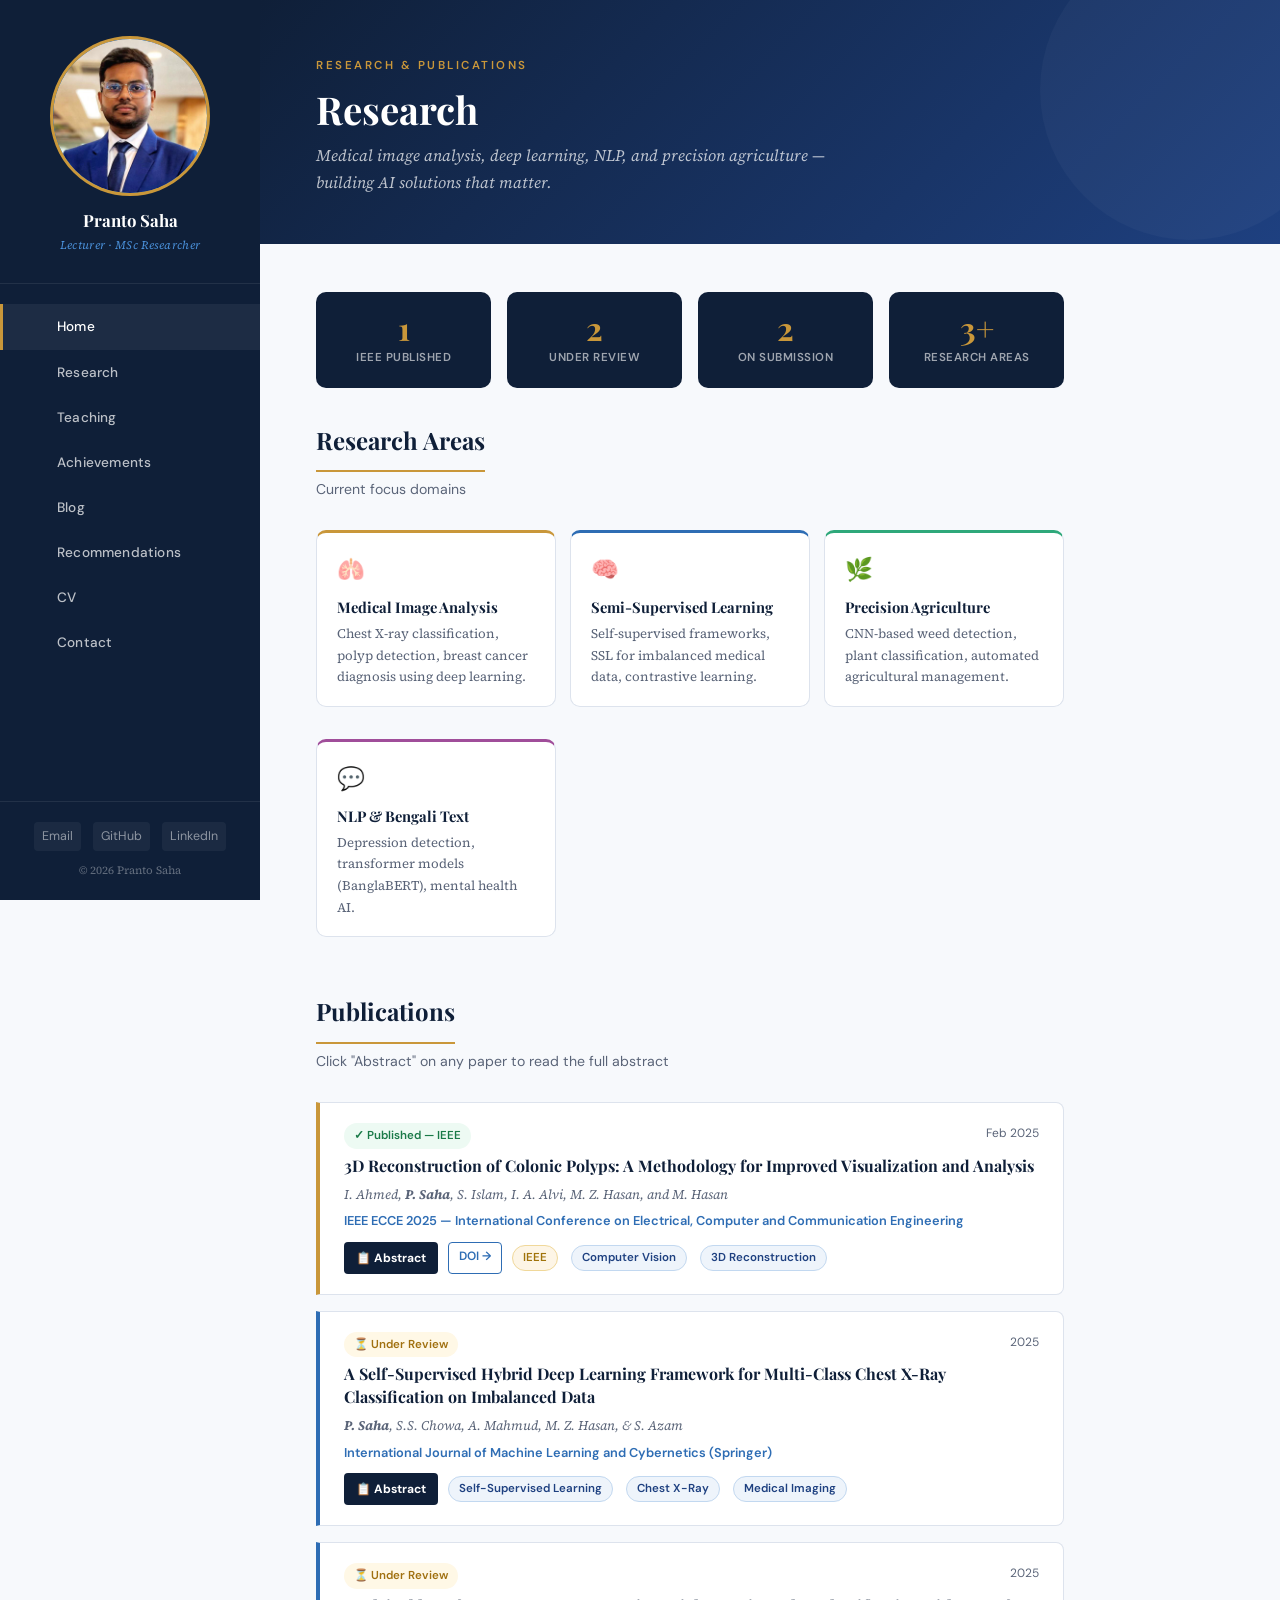
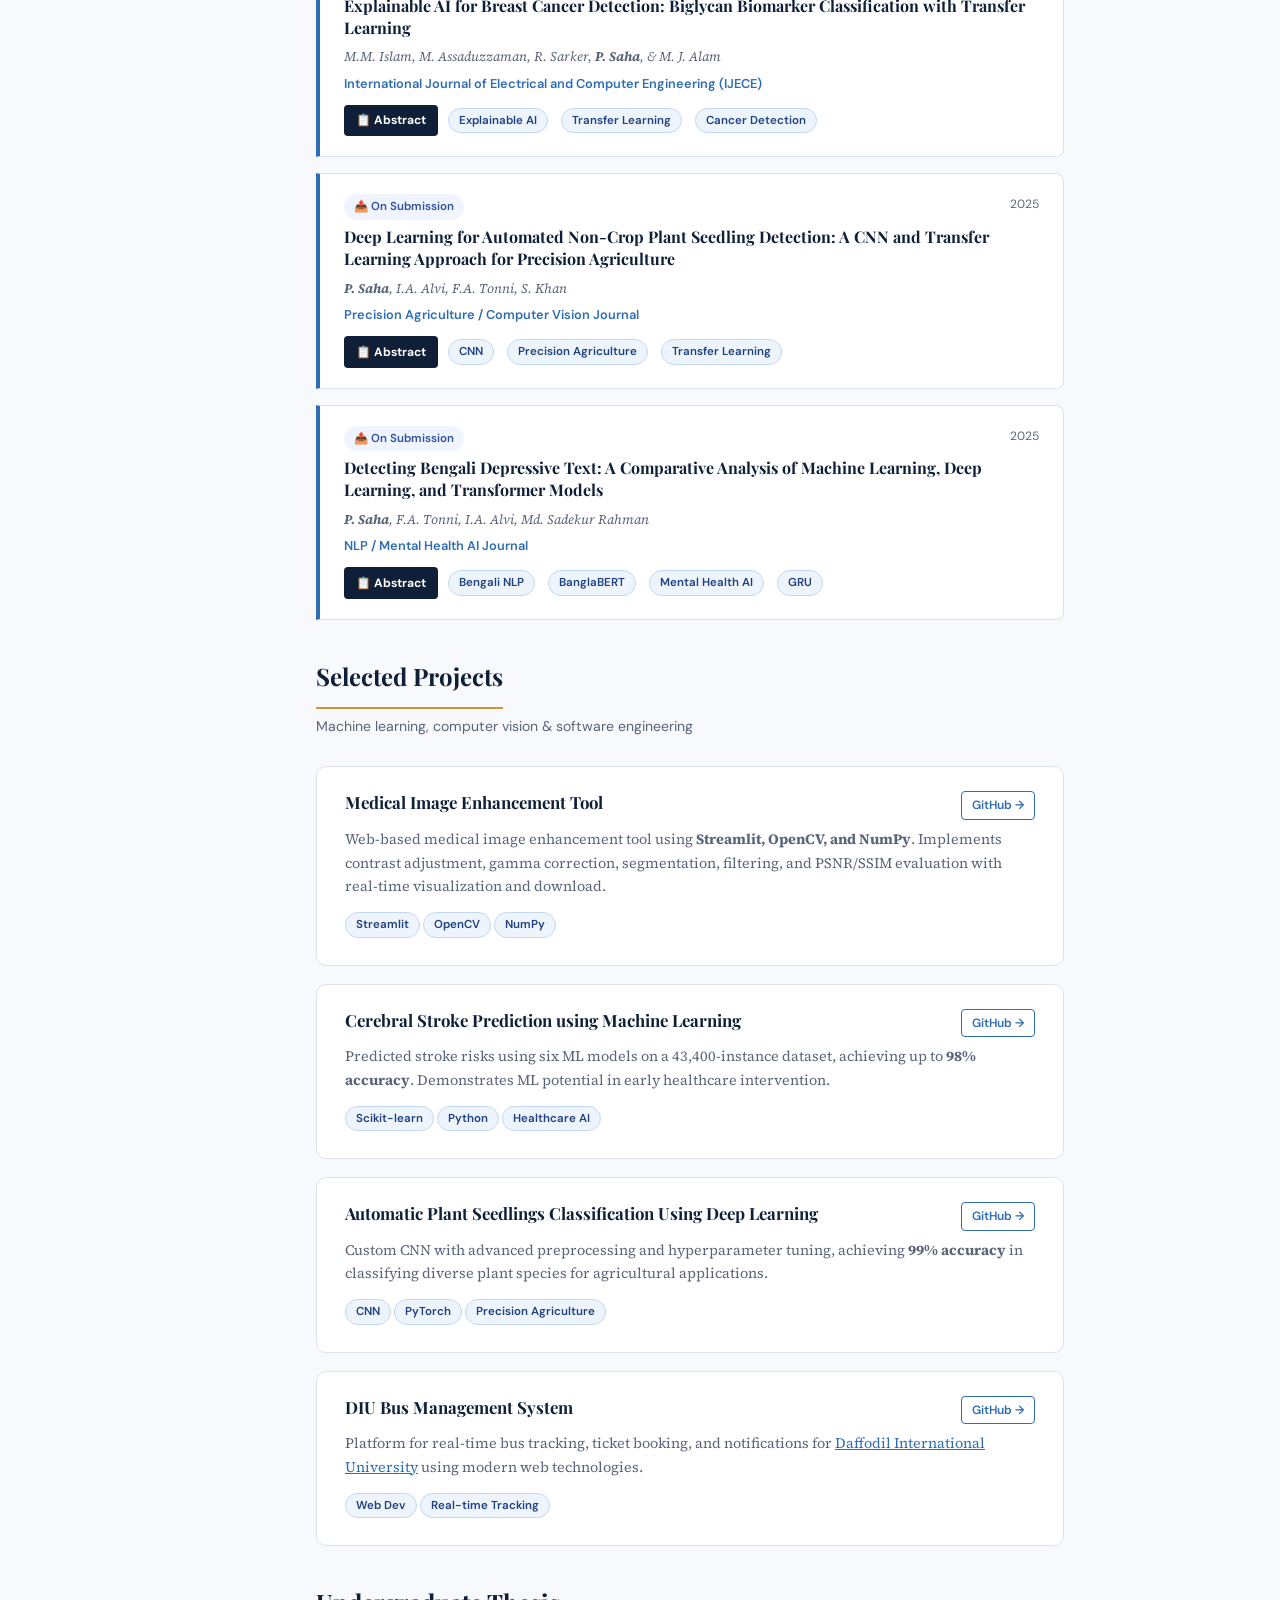
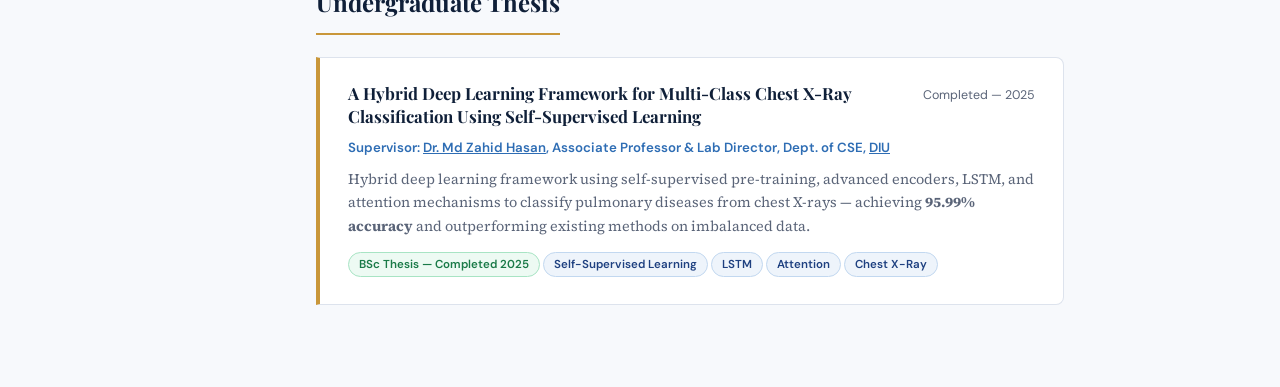
<file: research.html>
<!DOCTYPE html>
<html lang="en">
<head>
  <meta charset="UTF-8">
  <meta name="viewport" content="width=device-width, initial-scale=1.0">
  <title>Research & Publications — Pranto Saha</title>
  <link rel="preconnect" href="https://fonts.googleapis.com">
  <link rel="preconnect" href="https://fonts.gstatic.com" crossorigin>
  <link href="https://fonts.googleapis.com/css2?family=Playfair+Display:wght@400;700&family=Source+Serif+4:ital,wght@0,400;0,500;1,400&family=DM+Sans:wght@400;500;600;700&display=swap" rel="stylesheet">
  <link rel="stylesheet" href="style.css">
</head>
<body>

  <!-- Abstract Modals -->
  <div class="modal-overlay" id="modal-pub1">
    <div class="modal-box">
      <div class="modal-header">
        <div class="modal-title">3D Reconstruction of Colonic Polyps: A Methodology for Improved Visualization and Analysis</div>
        <button class="modal-close" onclick="closeModal('modal-pub1')">✕</button>
      </div>
      <div class="modal-body">
        <div class="modal-label">Abstract</div>
        <p>Colonoscopy remains the gold standard for colorectal cancer screening, yet conventional 2D imaging limits the surgeon's ability to assess polyp morphology and depth. This paper presents a methodology for <strong>3D reconstruction of colonic polyps</strong> from standard colonoscopic video frames, enabling improved spatial visualization and analytical accuracy for clinical diagnosis.</p>
        <p>Our approach integrates depth estimation, point cloud generation, and surface mesh reconstruction to produce high-fidelity 3D polyp models without requiring additional hardware. Experimental evaluations demonstrate significant improvement in polyp characterization compared to existing 2D approaches.</p>
        <p><strong>Published:</strong> IEEE ECCE 2025 &nbsp;|&nbsp; <strong>DOI:</strong> <a href="https://doi.org/10.1109/ecce64574.2025.11013942" target="_blank" style="color:var(--accent);">10.1109/ecce64574.2025.11013942</a></p>
      </div>
    </div>
  </div>

  <div class="modal-overlay" id="modal-pub2">
    <div class="modal-box">
      <div class="modal-header">
        <div class="modal-title">A Self-Supervised Hybrid Deep Learning Framework for Multi-Class Chest X-Ray Classification on Imbalanced Data</div>
        <button class="modal-close" onclick="closeModal('modal-pub2')">✕</button>
      </div>
      <div class="modal-body">
        <div class="modal-label">Abstract</div>
        <p>Accurate automated classification of pulmonary diseases from chest X-rays is hampered by severe class imbalance in real-world clinical datasets. This study presents a <strong>hybrid deep learning framework</strong> combining self-supervised pre-training, advanced convolutional encoders, LSTM temporal modeling, and attention mechanisms to classify multiple pulmonary conditions from chest X-rays.</p>
        <p>Our framework achieves <strong>95.99% classification accuracy</strong>, outperforming existing state-of-the-art methods. The self-supervised pre-training strategy substantially reduces dependency on labeled data, making the approach viable for low-resource clinical settings. Class imbalance is addressed through a tailored data augmentation and loss weighting strategy.</p>
        <p><strong>Status:</strong> Under Review — International Journal of Machine Learning and Cybernetics (Springer)</p>
      </div>
    </div>
  </div>

  <div class="modal-overlay" id="modal-pub3">
    <div class="modal-box">
      <div class="modal-header">
        <div class="modal-title">Explainable AI for Breast Cancer Detection: Biglycan Biomarker Classification with Transfer Learning</div>
        <button class="modal-close" onclick="closeModal('modal-pub3')">✕</button>
      </div>
      <div class="modal-body">
        <div class="modal-label">Abstract</div>
        <p>This paper presents an <strong>Explainable AI (XAI) framework</strong> for breast cancer detection using Biglycan as a biomarker. Biglycan, a small leucine-rich proteoglycan, has shown significant differential expression in cancerous versus healthy tissue. We leverage transfer learning to classify tissue samples and apply Grad-CAM and SHAP-based interpretability techniques to ensure clinical transparency.</p>
        <p>The proposed approach demonstrates high diagnostic accuracy while providing radiologists with interpretable visual explanations of model decisions, supporting human-in-the-loop clinical workflows. This work bridges the gap between high-performance AI diagnostics and clinical trust.</p>
        <p><strong>Status:</strong> Under Review — International Journal of Electrical and Computer Engineering (IJECE)</p>
      </div>
    </div>
  </div>

  <div class="modal-overlay" id="modal-pub4">
    <div class="modal-box">
      <div class="modal-header">
        <div class="modal-title">Deep Learning for Automated Non-Crop Plant Seedling Detection: A CNN and Transfer Learning Approach for Precision Agriculture</div>
        <button class="modal-close" onclick="closeModal('modal-pub4')">✕</button>
      </div>
      <div class="modal-body">
        <div class="modal-label">Abstract</div>
        <p>Weed management is a critical challenge in modern agriculture, with non-crop plant growth significantly reducing crop yields. This study presents a <strong>specialized CNN architecture</strong> for automated non-crop plant seedling detection, integrating advanced preprocessing pipelines, tailored convolutional layers, and optimized hyperparameters.</p>
        <p>Achieving <strong>99% classification accuracy</strong> across diverse plant species, our model outperforms general-purpose transfer learning baselines in this domain-specific task. The system offers a cost-effective, scalable solution for precision weed management, reducing reliance on manual labor and chemical herbicides.</p>
        <p><strong>Status:</strong> On Submission</p>
      </div>
    </div>
  </div>

  <div class="modal-overlay" id="modal-pub5">
    <div class="modal-box">
      <div class="modal-header">
        <div class="modal-title">Detecting Bengali Depressive Text: A Comparative Analysis of Machine Learning, Deep Learning, and Transformer Models</div>
        <button class="modal-close" onclick="closeModal('modal-pub5')">✕</button>
      </div>
      <div class="modal-body">
        <div class="modal-label">Abstract</div>
        <p>Mental health disorders, particularly depression, are a growing public health concern in Bangladesh. Social media has emerged as a crucial platform for individuals to express mental states, yet NLP-based depression detection remains largely unexplored for the <strong>Bengali language</strong>. This research addresses this gap through a systematic comparative analysis of traditional ML, deep learning, and transformer-based approaches.</p>
        <p>Using a curated Bengali social media dataset, our best-performing model — a <strong>GRU with GloVe embeddings</strong> — achieves <strong>98.94% accuracy</strong>. We also evaluate BanglaBERT and other transformer architectures, providing insights into the tradeoff between model complexity and performance for low-resource NLP tasks. This work lays groundwork for AI-assisted mental health screening in Bengali-speaking communities.</p>
        <p><strong>Status:</strong> On Submission</p>
      </div>
    </div>
  </div>

  <aside class="sidebar">
    <div class="sidebar-profile">
      <div class="sidebar-avatar"><img src="Profile_Photo.jpg" alt="Pranto Saha"></div>
      <div>
        <div class="sidebar-name">Pranto Saha</div>
        <div class="sidebar-title">Lecturer · MSc Researcher</div>
      </div>
    </div>
    <nav class="sidebar-nav">
      <a href="index.html" class="active"><span class="nav-icon"></span> Home</a>
      <a href="research.html"><span class="nav-icon"></span> Research</a>
      <a href="teaching.html"><span class="nav-icon"></span> Teaching</a>
      <a href="achievements.html"><span class="nav-icon"></span> Achievements</a>
      <a href="blog.html"><span class="nav-icon"></span> Blog</a>
      <a href="recommendations.html"><span class="nav-icon"></span> Recommendations</a>
      <a href="cv.html"><span class="nav-icon"></span> CV</a>
      <a href="contact.html"><span class="nav-icon"></span> Contact</a>
    </nav>
    <div class="sidebar-footer">
      <div class="sidebar-social">
        <a href="mailto:saha15-4157@diu.edu.bd">Email</a>
        <a href="https://github.com/prantosaha" target="_blank">GitHub</a>
        <a href="https://linkedin.com/in/prantosaha" target="_blank">LinkedIn</a>
      </div>
      <p>© 2026 Pranto Saha</p>
    </div>
  </aside>

  <main class="main">
    <div class="page-hero">
      <div class="page-hero-label">Research & Publications</div>
      <h1>Research</h1>
      <p>Medical image analysis, deep learning, NLP, and precision agriculture — building AI solutions that matter.</p>
    </div>

    <div class="content">

      <div class="stat-row">
        <div class="stat-box"><div class="stat-num">1</div><div class="stat-label">IEEE Published</div></div>
        <div class="stat-box"><div class="stat-num">2</div><div class="stat-label">Under Review</div></div>
        <div class="stat-box"><div class="stat-num">2</div><div class="stat-label">On Submission</div></div>
        <div class="stat-box"><div class="stat-num">3+</div><div class="stat-label">Research Areas</div></div>
      </div>

      <!-- Research Areas -->
      <div style="margin-bottom:16px;">
        <div class="section-title">Research Areas</div>
        <div class="section-subtitle">Current focus domains</div>
      </div>
      <div style="display:grid;grid-template-columns:repeat(auto-fill,minmax(200px,1fr));gap:14px;margin-bottom:36px;">
        <div class="card" style="padding:18px 20px;border-top:3px solid var(--gold);">
          <div style="font-size:1.4rem;margin-bottom:8px;">🫁</div>
          <div class="card-title" style="font-size:0.92rem;margin-bottom:5px;">Medical Image Analysis</div>
          <div class="card-body" style="font-size:0.82rem;">Chest X-ray classification, polyp detection, breast cancer diagnosis using deep learning.</div>
        </div>
        <div class="card" style="padding:18px 20px;border-top:3px solid var(--accent);">
          <div style="font-size:1.4rem;margin-bottom:8px;">🧠</div>
          <div class="card-title" style="font-size:0.92rem;margin-bottom:5px;">Semi-Supervised Learning</div>
          <div class="card-body" style="font-size:0.82rem;">Self-supervised frameworks, SSL for imbalanced medical data, contrastive learning.</div>
        </div>
        <div class="card" style="padding:18px 20px;border-top:3px solid #2ea87a;">
          <div style="font-size:1.4rem;margin-bottom:8px;">🌿</div>
          <div class="card-title" style="font-size:0.92rem;margin-bottom:5px;">Precision Agriculture</div>
          <div class="card-body" style="font-size:0.82rem;">CNN-based weed detection, plant classification, automated agricultural management.</div>
        </div>
        <div class="card" style="padding:18px 20px;border-top:3px solid #a04e9a;">
          <div style="font-size:1.4rem;margin-bottom:8px;">💬</div>
          <div class="card-title" style="font-size:0.92rem;margin-bottom:5px;">NLP & Bengali Text</div>
          <div class="card-body" style="font-size:0.82rem;">Depression detection, transformer models (BanglaBERT), mental health AI.</div>
        </div>
      </div>

      <!-- Publications -->
      <div style="margin-bottom:16px;">
        <div class="section-title">Publications</div>
        <div class="section-subtitle">Click "Abstract" on any paper to read the full abstract</div>
      </div>

      <!-- Pub 1 — IEEE -->
      <div class="pub-item ieee">
        <div style="display:flex;justify-content:space-between;align-items:flex-start;gap:12px;flex-wrap:wrap;margin-bottom:6px;">
          <span class="status-pill published">✓ Published — IEEE</span>
          <span style="font-family:'DM Sans',sans-serif;font-size:0.75rem;color:var(--text-muted);">Feb 2025</span>
        </div>
        <div class="pub-title">3D Reconstruction of Colonic Polyps: A Methodology for Improved Visualization and Analysis</div>
        <div class="pub-authors">I. Ahmed, <strong>P. Saha</strong>, S. Islam, I. A. Alvi, M. Z. Hasan, and M. Hasan</div>
        <div class="pub-venue"><a href="https://ieeexplore.ieee.org/xpl/conhome/10988098/proceeding" target="_blank" style="color:var(--accent);text-decoration:none;">IEEE ECCE 2025</a> — International Conference on Electrical, Computer and Communication Engineering</div>
        <div class="pub-actions">
          <button class="abstract-btn" onclick="openModal('modal-pub1')">📋 Abstract</button>
          <a href="https://doi.org/10.1109/ecce64574.2025.11013942" target="_blank" class="pub-link">DOI →</a>
          <span class="tag tag-gold">IEEE</span>
          <span class="tag">Computer Vision</span>
          <span class="tag">3D Reconstruction</span>
        </div>
      </div>

      <!-- Pub 2 — Under Review Springer -->
      <div class="pub-item">
        <div style="display:flex;justify-content:space-between;align-items:flex-start;gap:12px;flex-wrap:wrap;margin-bottom:6px;">
          <span class="status-pill review">⏳ Under Review</span>
          <span style="font-family:'DM Sans',sans-serif;font-size:0.75rem;color:var(--text-muted);">2025</span>
        </div>
        <div class="pub-title">A Self-Supervised Hybrid Deep Learning Framework for Multi-Class Chest X-Ray Classification on Imbalanced Data</div>
        <div class="pub-authors"><strong>P. Saha</strong>, S.S. Chowa, A. Mahmud, M. Z. Hasan, &amp; S. Azam</div>
        <div class="pub-venue"><a href="https://www.springer.com/journal/13042" target="_blank" style="color:var(--accent);text-decoration:none;">International Journal of Machine Learning and Cybernetics</a> (Springer)</div>
        <div class="pub-actions">
          <button class="abstract-btn" onclick="openModal('modal-pub2')">📋 Abstract</button>
          <span class="tag">Self-Supervised Learning</span><span class="tag">Chest X-Ray</span><span class="tag">Medical Imaging</span>
        </div>
      </div>

      <!-- Pub 3 — Under Review IJECE -->
      <div class="pub-item">
        <div style="display:flex;justify-content:space-between;align-items:flex-start;gap:12px;flex-wrap:wrap;margin-bottom:6px;">
          <span class="status-pill review">⏳ Under Review</span>
          <span style="font-family:'DM Sans',sans-serif;font-size:0.75rem;color:var(--text-muted);">2025</span>
        </div>
        <div class="pub-title">Explainable AI for Breast Cancer Detection: Biglycan Biomarker Classification with Transfer Learning</div>
        <div class="pub-authors">M.M. Islam, M. Assaduzzaman, R. Sarker, <strong>P. Saha</strong>, &amp; M. J. Alam</div>
        <div class="pub-venue"><a href="https://ijece.iaescore.com/" target="_blank" style="color:var(--accent);text-decoration:none;">International Journal of Electrical and Computer Engineering (IJECE)</a></div>
        <div class="pub-actions">
          <button class="abstract-btn" onclick="openModal('modal-pub3')">📋 Abstract</button>
          <span class="tag">Explainable AI</span><span class="tag">Transfer Learning</span><span class="tag">Cancer Detection</span>
        </div>
      </div>

      <!-- Pub 4 — On Submission -->
      <div class="pub-item">
        <div style="display:flex;justify-content:space-between;align-items:flex-start;gap:12px;flex-wrap:wrap;margin-bottom:6px;">
          <span class="status-pill submitted">📤 On Submission</span>
          <span style="font-family:'DM Sans',sans-serif;font-size:0.75rem;color:var(--text-muted);">2025</span>
        </div>
        <div class="pub-title">Deep Learning for Automated Non-Crop Plant Seedling Detection: A CNN and Transfer Learning Approach for Precision Agriculture</div>
        <div class="pub-authors"><strong>P. Saha</strong>, I.A. Alvi, F.A. Tonni, S. Khan</div>
        <div class="pub-venue">Precision Agriculture / Computer Vision Journal</div>
        <div class="pub-actions">
          <button class="abstract-btn" onclick="openModal('modal-pub4')">📋 Abstract</button>
          <span class="tag">CNN</span><span class="tag">Precision Agriculture</span><span class="tag">Transfer Learning</span>
        </div>
      </div>

      <!-- Pub 5 — On Submission -->
      <div class="pub-item">
        <div style="display:flex;justify-content:space-between;align-items:flex-start;gap:12px;flex-wrap:wrap;margin-bottom:6px;">
          <span class="status-pill submitted">📤 On Submission</span>
          <span style="font-family:'DM Sans',sans-serif;font-size:0.75rem;color:var(--text-muted);">2025</span>
        </div>
        <div class="pub-title">Detecting Bengali Depressive Text: A Comparative Analysis of Machine Learning, Deep Learning, and Transformer Models</div>
        <div class="pub-authors"><strong>P. Saha</strong>, F.A. Tonni, I.A. Alvi, Md. Sadekur Rahman</div>
        <div class="pub-venue">NLP / Mental Health AI Journal</div>
        <div class="pub-actions">
          <button class="abstract-btn" onclick="openModal('modal-pub5')">📋 Abstract</button>
          <span class="tag">Bengali NLP</span><span class="tag">BanglaBERT</span><span class="tag">Mental Health AI</span><span class="tag">GRU</span>
        </div>
      </div>

      <!-- Projects -->
      <div style="margin-top:36px;margin-bottom:16px;">
        <div class="section-title">Selected Projects</div>
        <div class="section-subtitle">Machine learning, computer vision &amp; software engineering</div>
      </div>

      <div class="card">
        <div class="card-header">
          <div class="card-title">Medical Image Enhancement Tool</div>
          <a href="https://github.com/prantosaha" target="_blank" class="pub-link" style="font-size:0.75rem;">GitHub →</a>
        </div>
        <div class="card-body">Web-based medical image enhancement tool using <strong>Streamlit, OpenCV, and NumPy</strong>. Implements contrast adjustment, gamma correction, segmentation, filtering, and PSNR/SSIM evaluation with real-time visualization and download.</div>
        <div style="margin-top:10px;"><span class="tag">Streamlit</span><span class="tag">OpenCV</span><span class="tag">NumPy</span></div>
      </div>

      <div class="card">
        <div class="card-header">
          <div class="card-title">Cerebral Stroke Prediction using Machine Learning</div>
          <a href="https://github.com/prantosaha" target="_blank" class="pub-link" style="font-size:0.75rem;">GitHub →</a>
        </div>
        <div class="card-body">Predicted stroke risks using six ML models on a 43,400-instance dataset, achieving up to <strong>98% accuracy</strong>. Demonstrates ML potential in early healthcare intervention.</div>
        <div style="margin-top:10px;"><span class="tag">Scikit-learn</span><span class="tag">Python</span><span class="tag">Healthcare AI</span></div>
      </div>

      <div class="card">
        <div class="card-header">
          <div class="card-title">Automatic Plant Seedlings Classification Using Deep Learning</div>
          <a href="https://github.com/prantosaha" target="_blank" class="pub-link" style="font-size:0.75rem;">GitHub →</a>
        </div>
        <div class="card-body">Custom CNN with advanced preprocessing and hyperparameter tuning, achieving <strong>99% accuracy</strong> in classifying diverse plant species for agricultural applications.</div>
        <div style="margin-top:10px;"><span class="tag">CNN</span><span class="tag">PyTorch</span><span class="tag">Precision Agriculture</span></div>
      </div>

      <div class="card">
        <div class="card-header">
          <div class="card-title">DIU Bus Management System</div>
          <a href="https://github.com/prantosaha" target="_blank" class="pub-link" style="font-size:0.75rem;">GitHub →</a>
        </div>
        <div class="card-body">Platform for real-time bus tracking, ticket booking, and notifications for <a href="https://daffodilvarsity.edu.bd/" target="_blank" style="color:var(--accent);">Daffodil International University</a> using modern web technologies.</div>
        <div style="margin-top:10px;"><span class="tag">Web Dev</span><span class="tag">Real-time Tracking</span></div>
      </div>

      <!-- Thesis -->
      <div style="margin-top:36px;margin-bottom:16px;">
        <div class="section-title">Undergraduate Thesis</div>
      </div>
      <div class="card" style="border-left:4px solid var(--gold);border-radius:0 8px 8px 0;">
        <div class="card-header">
          <div class="card-title">A Hybrid Deep Learning Framework for Multi-Class Chest X-Ray Classification Using Self-Supervised Learning</div>
          <div class="card-meta">Completed — 2025</div>
        </div>
        <div class="card-org">Supervisor: <a href="mailto:zahid.cse@diu.edu.bd" style="color:var(--accent);">Dr. Md Zahid Hasan</a>, Associate Professor &amp; Lab Director, Dept. of CSE, <a href="https://daffodilvarsity.edu.bd/" target="_blank" style="color:var(--accent);">DIU</a></div>
        <div class="card-body">Hybrid deep learning framework using self-supervised pre-training, advanced encoders, LSTM, and attention mechanisms to classify pulmonary diseases from chest X-rays — achieving <strong>95.99% accuracy</strong> and outperforming existing methods on imbalanced data.</div>
        <div style="margin-top:10px;"><span class="tag tag-green">BSc Thesis — Completed 2025</span><span class="tag">Self-Supervised Learning</span><span class="tag">LSTM</span><span class="tag">Attention</span><span class="tag">Chest X-Ray</span></div>
      </div>

    </div>
  </main>

  <script>
    function openModal(id) {
      document.getElementById(id).classList.add('open');
      document.body.style.overflow = 'hidden';
    }
    function closeModal(id) {
      document.getElementById(id).classList.remove('open');
      document.body.style.overflow = '';
    }
    document.querySelectorAll('.modal-overlay').forEach(overlay => {
      overlay.addEventListener('click', function(e) {
        if (e.target === this) closeModal(this.id);
      });
    });
    document.addEventListener('keydown', function(e) {
      if (e.key === 'Escape') {
        document.querySelectorAll('.modal-overlay.open').forEach(m => closeModal(m.id));
      }
    });
  </script>
</body>
</html>
</file>
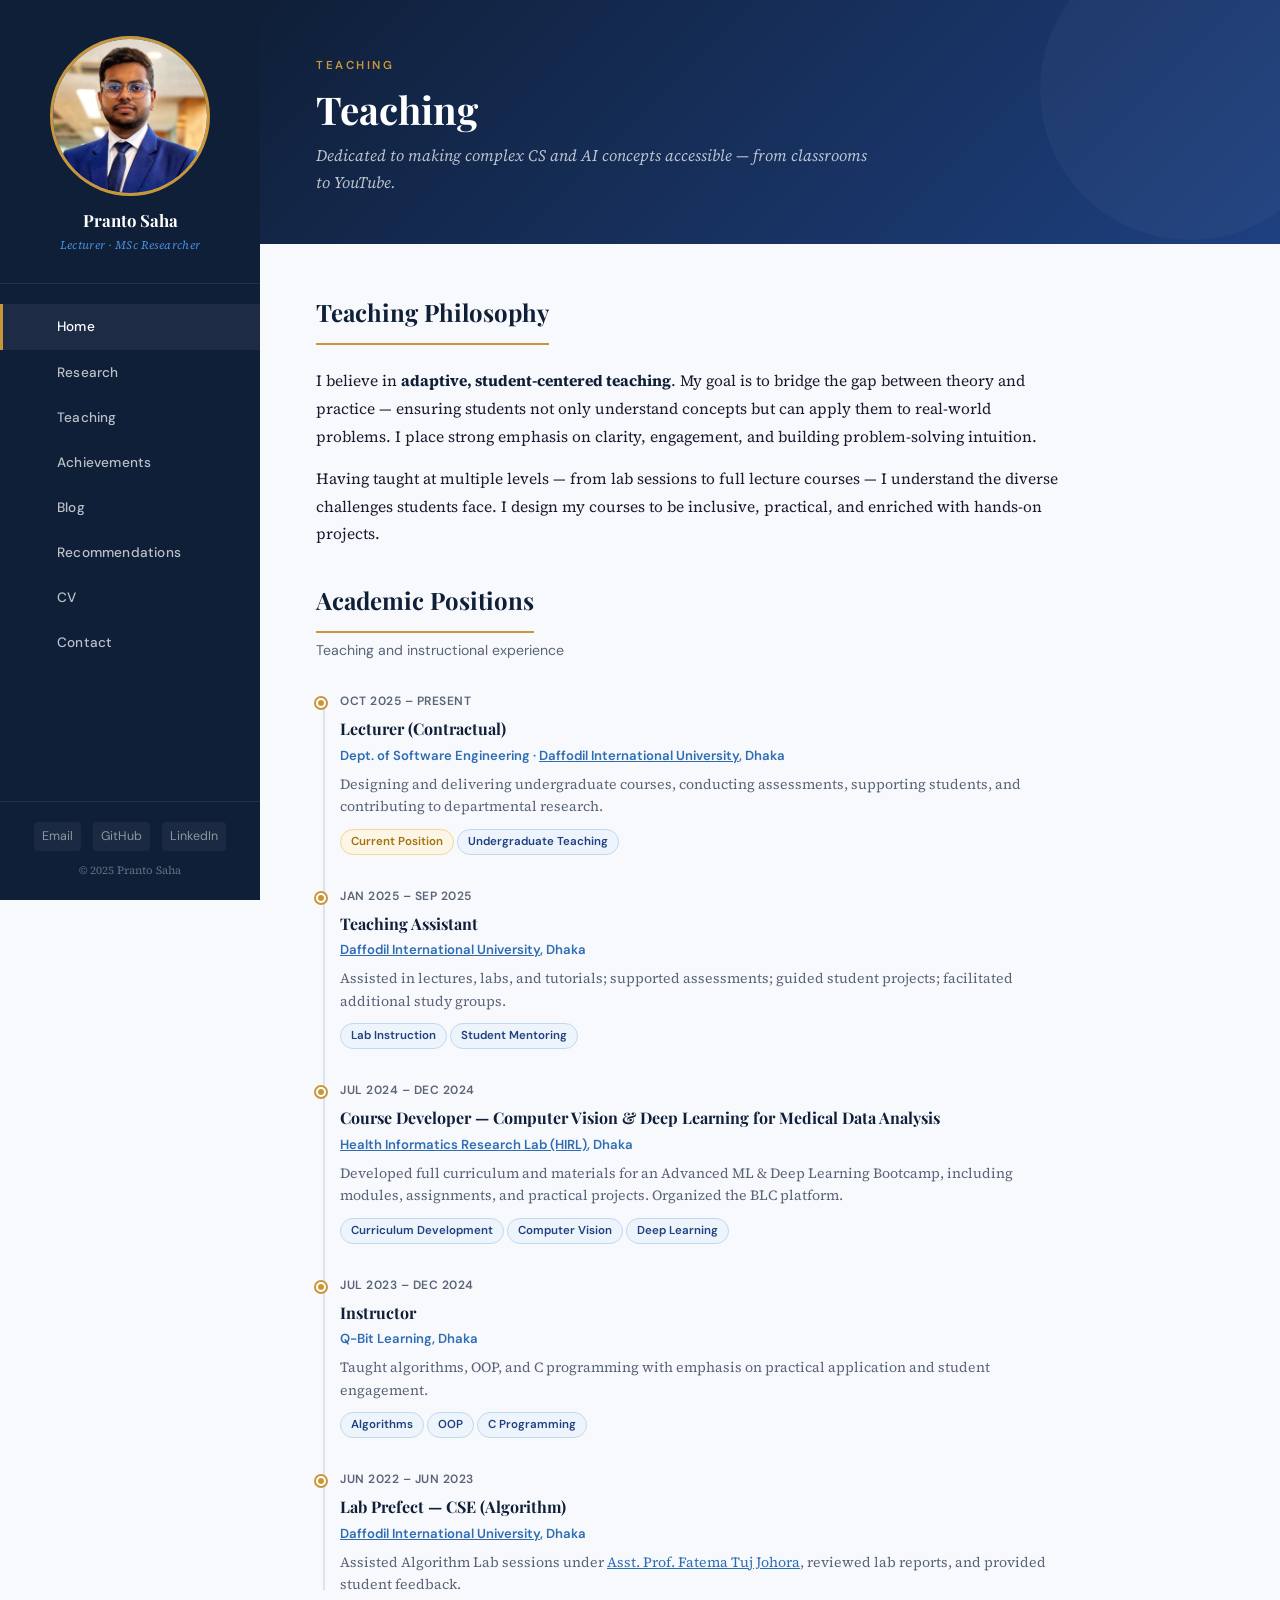
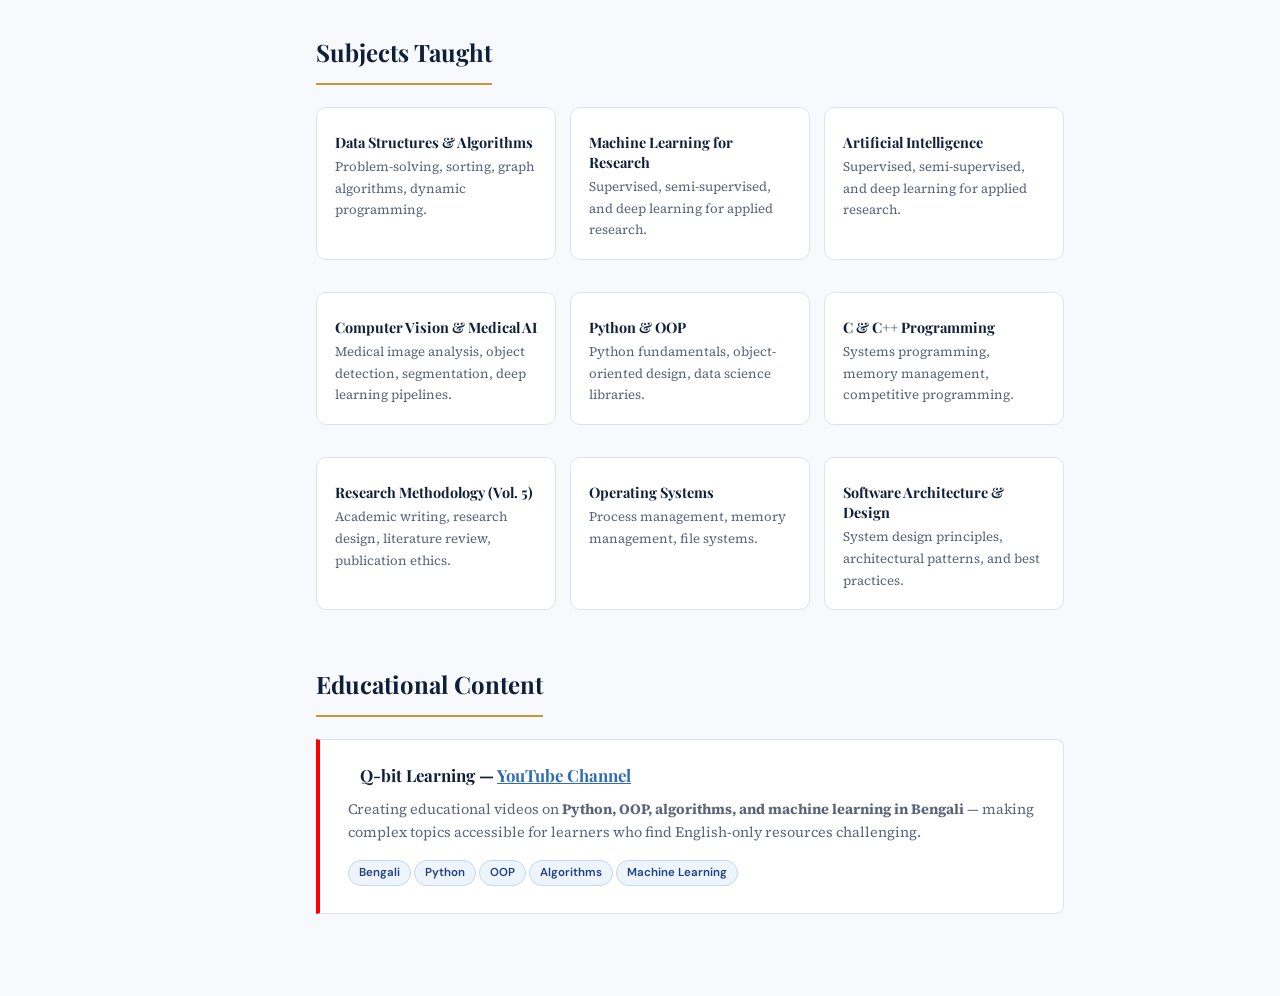
<file: teaching.html>
<!DOCTYPE html>
<html lang="en">
<head>
  <meta charset="UTF-8"><meta name="viewport" content="width=device-width, initial-scale=1.0">
  <title>Teaching — Pranto Saha</title>
  <link rel="preconnect" href="https://fonts.googleapis.com"><link rel="preconnect" href="https://fonts.gstatic.com" crossorigin>
  <link href="https://fonts.googleapis.com/css2?family=Playfair+Display:wght@400;700&family=Source+Serif+4:ital,wght@0,400;0,500;1,400&family=DM+Sans:wght@400;500;600;700&display=swap" rel="stylesheet">
  <link rel="stylesheet" href="style.css">
</head>
<body>
  <aside class="sidebar">
    <div class="sidebar-profile"><div class="sidebar-avatar"><img src="Profile_Photo.jpg" alt="Pranto Saha"></div><div><div class="sidebar-name">Pranto Saha</div><div class="sidebar-title">Lecturer · MSc Researcher</div></div></div>
    <nav class="sidebar-nav">
      <a href="index.html" class="active"><span class="nav-icon"></span> Home</a>
      <a href="research.html"><span class="nav-icon"></span> Research</a>
      <a href="teaching.html"><span class="nav-icon"></span> Teaching</a>
      <a href="achievements.html"><span class="nav-icon"></span> Achievements</a>
      <a href="blog.html"><span class="nav-icon"></span> Blog</a>
      <a href="recommendations.html"><span class="nav-icon"></span> Recommendations</a>
      <a href="cv.html"><span class="nav-icon"></span> CV</a>
      <a href="contact.html"><span class="nav-icon"></span> Contact</a>
    </nav>
    <div class="sidebar-footer"><div class="sidebar-social"><a href="mailto:saha15-4157@diu.edu.bd">Email</a><a href="https://github.com/prantosaha" target="_blank">GitHub</a><a href="https://linkedin.com/in/prantosaha" target="_blank">LinkedIn</a></div><p>© 2025 Pranto Saha</p></div>
  </aside>
  <main class="main">
    <div class="page-hero">
      <div class="page-hero-label">Teaching</div>
      <h1>Teaching</h1>
      <p>Dedicated to making complex CS and AI concepts accessible — from classrooms to YouTube.</p>
    </div>
    <div class="content">
      <div style="margin-bottom:16px;"><div class="section-title">Teaching Philosophy</div></div>
      <div class="bio-section" style="margin-bottom:32px;">
        <p>I believe in <strong>adaptive, student-centered teaching</strong>. My goal is to bridge the gap between theory and practice — ensuring students not only understand concepts but can apply them to real-world problems. I place strong emphasis on clarity, engagement, and building problem-solving intuition.</p>
        <p>Having taught at multiple levels — from lab sessions to full lecture courses — I understand the diverse challenges students face. I design my courses to be inclusive, practical, and enriched with hands-on projects.</p>
      </div>

      <div style="margin-bottom:16px;"><div class="section-title">Academic Positions</div><div class="section-subtitle">Teaching and instructional experience</div></div>
      <div class="timeline" style="margin-bottom:36px;">
        <div class="timeline-item">
          <div class="timeline-date">Oct 2025 – Present</div>
          <div class="timeline-title">Lecturer (Contractual)</div>
          <div class="timeline-org">Dept. of Software Engineering · <a href="https://daffodilvarsity.edu.bd/" target="_blank" style="color:var(--accent);">Daffodil International University</a>, Dhaka</div>
          <div class="timeline-desc">Designing and delivering undergraduate courses, conducting assessments, supporting students, and contributing to departmental research.</div>
          <div style="margin-top:8px;"><span class="tag tag-gold">Current Position</span><span class="tag">Undergraduate Teaching</span></div>
        </div>
        <div class="timeline-item">
          <div class="timeline-date">Jan 2025 – Sep 2025</div>
          <div class="timeline-title">Teaching Assistant</div>
          <div class="timeline-org"><a href="https://daffodilvarsity.edu.bd/" target="_blank" style="color:var(--accent);">Daffodil International University</a>, Dhaka</div>
          <div class="timeline-desc">Assisted in lectures, labs, and tutorials; supported assessments; guided student projects; facilitated additional study groups.</div>
          <div style="margin-top:8px;"><span class="tag">Lab Instruction</span><span class="tag">Student Mentoring</span></div>
        </div>
        <div class="timeline-item">
          <div class="timeline-date">Jul 2024 – Dec 2024</div>
          <div class="timeline-title">Course Developer — Computer Vision &amp; Deep Learning for Medical Data Analysis</div>
          <div class="timeline-org"><a href="https://hirl.daffodilvarsity.edu.bd/" target="_blank" style="color:var(--accent);">Health Informatics Research Lab (HIRL)</a>, Dhaka</div>
          <div class="timeline-desc">Developed full curriculum and materials for an Advanced ML &amp; Deep Learning Bootcamp, including modules, assignments, and practical projects. Organized the BLC platform.</div>
          <div style="margin-top:8px;"><span class="tag">Curriculum Development</span><span class="tag">Computer Vision</span><span class="tag">Deep Learning</span></div>
        </div>
        <div class="timeline-item">
          <div class="timeline-date">Jul 2023 – Dec 2024</div>
          <div class="timeline-title">Instructor</div>
          <div class="timeline-org">Q-Bit Learning, Dhaka</div>
          <div class="timeline-desc">Taught algorithms, OOP, and C programming with emphasis on practical application and student engagement.</div>
          <div style="margin-top:8px;"><span class="tag">Algorithms</span><span class="tag">OOP</span><span class="tag">C Programming</span></div>
        </div>
        <div class="timeline-item">
          <div class="timeline-date">Jun 2022 – Jun 2023</div>
          <div class="timeline-title">Lab Prefect — CSE (Algorithm)</div>
          <div class="timeline-org"><a href="https://daffodilvarsity.edu.bd/" target="_blank" style="color:var(--accent);">Daffodil International University</a>, Dhaka</div>
          <div class="timeline-desc">Assisted Algorithm Lab sessions under <a href="mailto:fatema@diu.edu.bd" style="color:var(--accent);">Asst. Prof. Fatema Tuj Johora</a>, reviewed lab reports, and provided student feedback.</div>
        </div>
      </div>

      <div style="margin-bottom:16px;"><div class="section-title">Subjects Taught</div></div>
      <div style="display:grid;grid-template-columns:repeat(auto-fill,minmax(220px,1fr));gap:14px;margin-bottom:36px;">
        <div class="card" style="padding:18px;"><div style="font-size:1.2rem;margin-bottom:6px;"></div><div class="card-title" style="font-size:0.9rem;margin-bottom:4px;">Data Structures &amp; Algorithms</div><div class="card-body" style="font-size:0.82rem;">Problem-solving, sorting, graph algorithms, dynamic programming.</div></div>
        <div class="card" style="padding:18px;"><div style="font-size:1.2rem;margin-bottom:6px;"></div><div class="card-title" style="font-size:0.9rem;margin-bottom:4px;">Machine Learning for Research</div><div class="card-body" style="font-size:0.82rem;">Supervised, semi-supervised, and deep learning for applied research.</div></div>
        <div class="card" style="padding:18px;"><div style="font-size:1.2rem;margin-bottom:6px;"></div><div class="card-title" style="font-size:0.9rem;margin-bottom:4px;">Artificial Intelligence</div><div class="card-body" style="font-size:0.82rem;">Supervised, semi-supervised, and deep learning for applied research.</div></div>
        <div class="card" style="padding:18px;"><div style="font-size:1.2rem;margin-bottom:6px;"></div><div class="card-title" style="font-size:0.9rem;margin-bottom:4px;">Computer Vision &amp; Medical AI</div><div class="card-body" style="font-size:0.82rem;">Medical image analysis, object detection, segmentation, deep learning pipelines.</div></div>
        <div class="card" style="padding:18px;"><div style="font-size:1.2rem;margin-bottom:6px;"></div><div class="card-title" style="font-size:0.9rem;margin-bottom:4px;">Python &amp; OOP</div><div class="card-body" style="font-size:0.82rem;">Python fundamentals, object-oriented design, data science libraries.</div></div>
        <div class="card" style="padding:18px;"><div style="font-size:1.2rem;margin-bottom:6px;"></div><div class="card-title" style="font-size:0.9rem;margin-bottom:4px;">C &amp; C++ Programming</div><div class="card-body" style="font-size:0.82rem;">Systems programming, memory management, competitive programming.</div></div>
        <div class="card" style="padding:18px;"><div style="font-size:1.2rem;margin-bottom:6px;"></div><div class="card-title" style="font-size:0.9rem;margin-bottom:4px;">Research Methodology (Vol. 5)</div><div class="card-body" style="font-size:0.82rem;">Academic writing, research design, literature review, publication ethics.</div></div>
        <div class="card" style="padding:18px;"><div style="font-size:1.2rem;margin-bottom:6px;"></div><div class="card-title" style="font-size:0.9rem;margin-bottom:4px;">Operating Systems</div><div class="card-body" style="font-size:0.82rem;">Process management, memory management, file systems.</div></div>
        <div class="card" style="padding:18px;"><div style="font-size:1.2rem;margin-bottom:6px;"></div><div class="card-title" style="font-size:0.9rem;margin-bottom:4px;">Software Architecture & Design</div><div class="card-body" style="font-size:0.82rem;">System design principles, architectural patterns, and best practices.</div></div>
      </div>
      <div style="margin-bottom:16px;"><div class="section-title">Educational Content</div></div>
      <div class="card" style="border-left:4px solid #ff0000;border-radius:0 8px 8px 0;">
        <div style="display:flex;align-items:center;gap:12px;margin-bottom:10px;"><span style="font-size:1.6rem;"></span><div class="card-title">Q-bit Learning — <a href="https://www.youtube.com/@Q-bitLearning" target="_blank" style="color:var(--accent);">YouTube Channel</a></div></div>
        <div class="card-body">Creating educational videos on <strong>Python, OOP, algorithms, and machine learning in Bengali</strong> — making complex topics accessible for learners who find English-only resources challenging.</div>
        <div style="margin-top:12px;"><span class="tag">Bengali</span><span class="tag">Python</span><span class="tag">OOP</span><span class="tag">Algorithms</span><span class="tag">Machine Learning</span></div>
      </div>
    </div>
  </main>
</body>
</html>
</file>
<file: style.css>
/* ===== CSS Variables ===== */
:root {
  --navy: #0f1f38;
  --blue: #1e4080;
  --accent: #2e6db4;
  --accent-light: #4a90d9;
  --gold: #c9973a;
  --text: #1a1a2e;
  --text-muted: #5a6478;
  --bg: #f7f9fc;
  --white: #ffffff;
  --border: #dde3ed;
  --card-bg: #ffffff;
  --sidebar-width: 260px;
}

/* ===== Reset ===== */
*, *::before, *::after { box-sizing: border-box; margin: 0; padding: 0; }
html { scroll-behavior: smooth; }
body {
  font-family: 'Source Serif 4', Georgia, serif;
  background: var(--bg);
  color: var(--text);
  line-height: 1.7;
  display: flex;
  min-height: 100vh;
}

/* ===== Sidebar ===== */
.sidebar {
  width: var(--sidebar-width);
  background: var(--navy);
  color: #fff;
  position: fixed;
  top: 0; left: 0; bottom: 0;
  display: flex;
  flex-direction: column;
  padding: 0;
  z-index: 100;
  overflow-y: auto;
}

.sidebar-profile {
  padding: 36px 24px 28px;
  border-bottom: 1px solid rgba(255,255,255,0.08);
  text-align: center;
}
.sidebar-avatar {
  width: 160px; height: 160px;
  border-radius: 50%;
  background: var(--accent);
  display: flex; align-items: center; justify-content: center;
  font-family: 'Playfair Display', serif;
  font-size: 28px; font-weight: 700;
  color: #fff;
  margin: 0 auto 14px;
  letter-spacing: 1px;
  border: 3px solid var(--gold);
  overflow: hidden;
  flex-shrink: 0;
}
.sidebar-avatar img {
  width: 100%; height: 100%;
  object-fit: cover;
  object-position: center top;
  border-radius: 50%;
}
.profile-card {
  display: flex;
  align-items: flex-start;
  gap: 32px;
  margin-bottom: 36px;
  flex-wrap: wrap;
}
.profile-photo {
  width: 160px;
  height: 160px;
  border-radius: 50%;
  object-fit: cover;
  object-position: center top;
  border: 4px solid var(--gold);
  box-shadow: 0 8px 32px rgba(15,31,56,0.15);
  flex-shrink: 0;
}
.profile-info { flex: 1; min-width: 220px; }
.sidebar-name {
  font-family: 'Playfair Display', serif;
  font-size: 1.05rem;
  font-weight: 700;
  color: #fff;
  line-height: 1.3;
  margin-bottom: 4px;
}
.sidebar-title {
  font-size: 0.72rem;
  color: var(--accent-light);
  font-style: italic;
  letter-spacing: 0.3px;
}

.sidebar-nav {
  padding: 20px 0;
  flex: 1;
}
.sidebar-nav a {
  display: flex;
  align-items: center;
  gap: 10px;
  padding: 11px 24px;
  color: rgba(255,255,255,0.72);
  text-decoration: none;
  font-family: 'DM Sans', sans-serif;
  font-size: 0.85rem;
  font-weight: 500;
  letter-spacing: 0.2px;
  transition: all 0.2s;
  border-left: 3px solid transparent;
}
.sidebar-nav a:hover,
.sidebar-nav a.active {
  color: #fff;
  background: rgba(255,255,255,0.06);
  border-left-color: var(--gold);
}
.sidebar-nav a .nav-icon { font-size: 1rem; width: 20px; text-align: center; }

.sidebar-footer {
  padding: 20px 24px;
  border-top: 1px solid rgba(255,255,255,0.08);
}
.sidebar-footer p {
  font-size: 0.7rem;
  color: rgba(255,255,255,0.35);
  text-align: center;
}
.sidebar-social {
  display: flex;
  justify-content: center;
  gap: 12px;
  margin-bottom: 10px;
}
.sidebar-social a {
  color: rgba(255,255,255,0.5);
  font-size: 0.78rem;
  text-decoration: none;
  transition: color 0.2s;
  padding: 4px 8px;
  border-radius: 4px;
  background: rgba(255,255,255,0.05);
  font-family: 'DM Sans', sans-serif;
}
.sidebar-social a:hover { color: var(--gold); background: rgba(255,255,255,0.1); }

/* ===== Main Content ===== */
.main {
  margin-left: var(--sidebar-width);
  flex: 1;
  min-height: 100vh;
}

/* ===== Page Hero ===== */
.page-hero {
  background: linear-gradient(135deg, var(--navy) 0%, var(--blue) 100%);
  color: #fff;
  padding: 56px 56px 48px;
  position: relative;
  overflow: hidden;
}
.page-hero::after {
  content: '';
  position: absolute;
  right: -60px; top: -60px;
  width: 300px; height: 300px;
  border-radius: 50%;
  background: rgba(255,255,255,0.03);
  pointer-events: none;
}
.page-hero-label {
  font-family: 'DM Sans', sans-serif;
  font-size: 0.72rem;
  font-weight: 600;
  text-transform: uppercase;
  letter-spacing: 2.5px;
  color: var(--gold);
  margin-bottom: 10px;
}
.page-hero h1 {
  font-family: 'Playfair Display', serif;
  font-size: 2.4rem;
  font-weight: 700;
  line-height: 1.2;
  margin-bottom: 10px;
}
.page-hero p {
  font-size: 1rem;
  color: rgba(255,255,255,0.72);
  max-width: 560px;
  font-style: italic;
}

/* ===== Content Area ===== */
.content {
  padding: 48px 56px 64px;
  max-width: 860px;
}

/* ===== Section Headings ===== */
.section-title {
  font-family: 'Playfair Display', serif;
  font-size: 1.5rem;
  font-weight: 700;
  color: var(--navy);
  margin-bottom: 6px;
  padding-bottom: 10px;
  border-bottom: 2px solid var(--gold);
  display: inline-block;
}
.section-subtitle { 
  font-size: 0.88rem; 
  color: var(--text-muted); 
  margin-bottom: 28px;
  font-family: 'DM Sans', sans-serif;
}

/* ===== Cards ===== */
.card {
  background: var(--card-bg);
  border: 1px solid var(--border);
  border-radius: 10px;
  padding: 24px 28px;
  margin-bottom: 18px;
  transition: box-shadow 0.2s, transform 0.2s;
}
.card:hover { box-shadow: 0 4px 20px rgba(15,31,56,0.08); transform: translateY(-1px); }

.card-header {
  display: flex;
  justify-content: space-between;
  align-items: flex-start;
  gap: 12px;
  margin-bottom: 8px;
}
.card-title {
  font-family: 'Playfair Display', serif;
  font-size: 1.05rem;
  font-weight: 700;
  color: var(--navy);
  line-height: 1.4;
}
.card-meta {
  font-family: 'DM Sans', sans-serif;
  font-size: 0.78rem;
  color: var(--text-muted);
  white-space: nowrap;
  padding-top: 3px;
}
.card-org {
  font-family: 'DM Sans', sans-serif;
  font-size: 0.83rem;
  color: var(--accent);
  font-weight: 600;
  margin-bottom: 8px;
}
.card-body {
  font-size: 0.9rem;
  color: var(--text-muted);
  line-height: 1.65;
}

/* ===== Tags / Badges ===== */
.tag {
  display: inline-block;
  background: #eef4fb;
  color: var(--blue);
  border: 1px solid #c2d8f0;
  font-family: 'DM Sans', sans-serif;
  font-size: 0.72rem;
  font-weight: 600;
  padding: 2px 10px;
  border-radius: 20px;
  margin: 3px 3px 3px 0;
}
.tag-gold {
  background: #fdf5e6;
  color: #a0730a;
  border-color: #f0d89a;
}
.tag-green {
  background: #edfaf3;
  color: #1a7a48;
  border-color: #a8e4c4;
}
.tag-red {
  background: #fdeaea;
  color: #a01a1a;
  border-color: #f0a8a8;
}

/* ===== Status Pill ===== */
.status-pill {
  display: inline-flex;
  align-items: center;
  gap: 5px;
  font-family: 'DM Sans', sans-serif;
  font-size: 0.72rem;
  font-weight: 600;
  padding: 3px 10px;
  border-radius: 20px;
}
.status-pill.published { background: #edfaf3; color: #1a7a48; }
.status-pill.review { background: #fff8e6; color: #a07010; }
.status-pill.submitted { background: #f0f4ff; color: #3050a0; }

/* ===== Timeline ===== */
.timeline { position: relative; padding-left: 24px; }
.timeline::before {
  content: '';
  position: absolute;
  left: 7px; top: 6px; bottom: 6px;
  width: 2px;
  background: var(--border);
}
.timeline-item {
  position: relative;
  margin-bottom: 28px;
}
.timeline-item::before {
  content: '';
  position: absolute;
  left: -24px; top: 7px;
  width: 10px; height: 10px;
  border-radius: 50%;
  background: var(--gold);
  border: 2px solid var(--white);
  box-shadow: 0 0 0 2px var(--gold);
}
.timeline-date {
  font-family: 'DM Sans', sans-serif;
  font-size: 0.75rem;
  font-weight: 600;
  color: var(--text-muted);
  text-transform: uppercase;
  letter-spacing: 0.5px;
  margin-bottom: 4px;
}
.timeline-title {
  font-family: 'Playfair Display', serif;
  font-size: 1rem;
  font-weight: 700;
  color: var(--navy);
  margin-bottom: 2px;
}
.timeline-org {
  font-family: 'DM Sans', sans-serif;
  font-size: 0.82rem;
  color: var(--accent);
  font-weight: 600;
  margin-bottom: 6px;
}
.timeline-desc {
  font-size: 0.88rem;
  color: var(--text-muted);
  line-height: 1.6;
}

/* ===== Info Grid ===== */
.info-grid {
  display: grid;
  grid-template-columns: repeat(auto-fill, minmax(240px, 1fr));
  gap: 16px;
  margin-bottom: 32px;
}
.info-item {
  display: flex;
  align-items: flex-start;
  gap: 12px;
  padding: 16px 18px;
  background: var(--card-bg);
  border: 1px solid var(--border);
  border-radius: 8px;
}
.info-icon {
  font-size: 1.2rem;
  padding-top: 2px;
}
.info-label {
  font-family: 'DM Sans', sans-serif;
  font-size: 0.72rem;
  font-weight: 700;
  text-transform: uppercase;
  letter-spacing: 0.5px;
  color: var(--text-muted);
  margin-bottom: 2px;
}
.info-value {
  font-size: 0.88rem;
  color: var(--text);
  font-weight: 500;
}
.info-value a { color: var(--accent); text-decoration: none; }
.info-value a:hover { text-decoration: underline; }

/* ===== Skills Grid ===== */
.skills-group { margin-bottom: 24px; }
.skills-group-title {
  font-family: 'DM Sans', sans-serif;
  font-size: 0.78rem;
  font-weight: 700;
  text-transform: uppercase;
  letter-spacing: 1px;
  color: var(--text-muted);
  margin-bottom: 10px;
}

/* ===== Pub list ===== */
.pub-item {
  padding: 20px 24px;
  background: var(--card-bg);
  border: 1px solid var(--border);
  border-left: 4px solid var(--accent);
  border-radius: 0 8px 8px 0;
  margin-bottom: 16px;
  transition: box-shadow 0.2s;
}
.pub-item:hover { box-shadow: 0 4px 16px rgba(15,31,56,0.07); }
.pub-item.ieee { border-left-color: var(--gold); }
.pub-title {
  font-family: 'Playfair Display', serif;
  font-size: 1rem;
  font-weight: 700;
  color: var(--navy);
  margin-bottom: 6px;
  line-height: 1.4;
}
.pub-authors {
  font-size: 0.83rem;
  color: var(--text-muted);
  margin-bottom: 5px;
  font-style: italic;
}
.pub-venue {
  font-family: 'DM Sans', sans-serif;
  font-size: 0.8rem;
  color: var(--accent);
  font-weight: 600;
  margin-bottom: 8px;
}
.pub-actions { display: flex; gap: 10px; margin-top: 10px; flex-wrap: wrap; }
.pub-link {
  font-family: 'DM Sans', sans-serif;
  font-size: 0.75rem;
  font-weight: 600;
  color: var(--accent);
  text-decoration: none;
  padding: 3px 10px;
  border: 1px solid var(--accent);
  border-radius: 4px;
  transition: all 0.2s;
}
.pub-link:hover { background: var(--accent); color: #fff; }

/* ===== Stat Boxes ===== */
.stat-row {
  display: flex;
  gap: 16px;
  margin-bottom: 32px;
  flex-wrap: wrap;
}
.stat-box {
  background: var(--navy);
  color: #fff;
  border-radius: 10px;
  padding: 20px 24px;
  flex: 1;
  min-width: 130px;
  text-align: center;
}
.stat-num {
  font-family: 'Playfair Display', serif;
  font-size: 2rem;
  font-weight: 700;
  color: var(--gold);
  line-height: 1;
  margin-bottom: 4px;
}
.stat-label {
  font-family: 'DM Sans', sans-serif;
  font-size: 0.72rem;
  font-weight: 600;
  text-transform: uppercase;
  letter-spacing: 0.5px;
  color: rgba(255,255,255,0.6);
}

/* ===== Award Items ===== */
.award-item {
  display: flex;
  gap: 16px;
  align-items: flex-start;
  padding: 16px 20px;
  background: var(--card-bg);
  border: 1px solid var(--border);
  border-radius: 8px;
  margin-bottom: 12px;
}
.award-icon { font-size: 1.5rem; }
.award-title {
  font-weight: 700;
  font-family: 'Playfair Display', serif;
  color: var(--navy);
  font-size: 0.95rem;
  margin-bottom: 3px;
}
.award-detail {
  font-size: 0.83rem;
  color: var(--text-muted);
  font-family: 'DM Sans', sans-serif;
}

/* ===== Contact Form Area ===== */
.contact-link {
  display: flex;
  align-items: center;
  gap: 16px;
  padding: 18px 22px;
  background: var(--card-bg);
  border: 1px solid var(--border);
  border-radius: 10px;
  margin-bottom: 14px;
  text-decoration: none;
  color: var(--text);
  transition: box-shadow 0.2s, border-color 0.2s;
}
.contact-link:hover { box-shadow: 0 4px 16px rgba(15,31,56,0.1); border-color: var(--accent); }
.contact-link-icon { font-size: 1.4rem; }
.contact-link-label {
  font-family: 'DM Sans', sans-serif;
  font-size: 0.75rem;
  font-weight: 700;
  text-transform: uppercase;
  letter-spacing: 0.5px;
  color: var(--text-muted);
}
.contact-link-value {
  font-size: 0.9rem;
  color: var(--accent);
  font-weight: 500;
}

/* ===== About Bio ===== */
.bio-section {
  font-size: 0.97rem;
  line-height: 1.8;
  color: var(--text);
  margin-bottom: 24px;
}
.bio-section p { margin-bottom: 14px; }
.bio-section strong { color: var(--navy); }

/* ===== Modal / Popup ===== */
.modal-overlay {
  display: none;
  position: fixed;
  inset: 0;
  background: rgba(10,20,40,0.65);
  z-index: 9999;
  align-items: center;
  justify-content: center;
  padding: 24px;
  backdrop-filter: blur(3px);
}
.modal-overlay.open { display: flex; }
.modal-box {
  background: var(--white);
  border-radius: 14px;
  max-width: 680px;
  width: 100%;
  max-height: 85vh;
  overflow-y: auto;
  box-shadow: 0 24px 80px rgba(10,20,40,0.22);
  animation: modalIn 0.22s ease;
}
@keyframes modalIn {
  from { opacity: 0; transform: translateY(18px) scale(0.97); }
  to   { opacity: 1; transform: none; }
}
.modal-header {
  display: flex;
  justify-content: space-between;
  align-items: flex-start;
  padding: 24px 28px 16px;
  border-bottom: 1px solid var(--border);
  gap: 16px;
}
.modal-title {
  font-family: 'Playfair Display', serif;
  font-size: 1.05rem;
  font-weight: 700;
  color: var(--navy);
  line-height: 1.4;
}
.modal-close {
  background: none;
  border: none;
  font-size: 1.4rem;
  cursor: pointer;
  color: var(--text-muted);
  line-height: 1;
  padding: 2px 6px;
  border-radius: 4px;
  flex-shrink: 0;
  transition: background 0.15s;
}
.modal-close:hover { background: #f0f2f7; }
.modal-body {
  padding: 20px 28px 28px;
  font-size: 0.92rem;
  line-height: 1.75;
  color: var(--text);
}
.modal-body p { margin-bottom: 12px; }
.modal-body strong { color: var(--navy); }
.modal-label {
  font-family: 'DM Sans', sans-serif;
  font-size: 0.72rem;
  font-weight: 700;
  text-transform: uppercase;
  letter-spacing: 1px;
  color: var(--text-muted);
  margin-bottom: 8px;
}

/* ===== Blog Cards ===== */
.blog-card {
  background: var(--card-bg);
  border: 1px solid var(--border);
  border-radius: 10px;
  overflow: hidden;
  margin-bottom: 20px;
  transition: box-shadow 0.2s, transform 0.2s;
  display: flex;
  flex-direction: column;
}
.blog-card:hover { box-shadow: 0 6px 24px rgba(15,31,56,0.1); transform: translateY(-2px); }
.blog-card-body { padding: 22px 26px; flex: 1; }
.blog-card-source {
  font-family: 'DM Sans', sans-serif;
  font-size: 0.7rem;
  font-weight: 700;
  text-transform: uppercase;
  letter-spacing: 1.5px;
  margin-bottom: 8px;
}
.blog-card-source.linkedin { color: #0a66c2; }
.blog-card-source.journal { color: var(--gold); }
.blog-card-source.medium { color: #333; }
.blog-card-source.facebook { color: #1877f2; }
.blog-card-title {
  font-family: 'Playfair Display', serif;
  font-size: 1.08rem;
  font-weight: 700;
  color: var(--navy);
  margin-bottom: 8px;
  line-height: 1.4;
}
.blog-card-excerpt {
  font-size: 0.88rem;
  color: var(--text-muted);
  line-height: 1.65;
  margin-bottom: 14px;
}
.blog-card-footer {
  display: flex;
  justify-content: space-between;
  align-items: center;
  padding: 12px 26px;
  background: #f9fafc;
  border-top: 1px solid var(--border);
  flex-wrap: wrap;
  gap: 8px;
}
.blog-card-date {
  font-family: 'DM Sans', sans-serif;
  font-size: 0.75rem;
  color: var(--text-muted);
}
.blog-read-link {
  font-family: 'DM Sans', sans-serif;
  font-size: 0.78rem;
  font-weight: 700;
  color: var(--accent);
  text-decoration: none;
  padding: 5px 14px;
  border: 1px solid var(--accent);
  border-radius: 4px;
  transition: all 0.2s;
}
.blog-read-link:hover { background: var(--accent); color: #fff; }
.blog-grid {
  display: grid;
  grid-template-columns: repeat(auto-fill, minmax(300px,1fr));
  gap: 20px;
}

/* ===== Testimonials ===== */
.testimonial-card {
  background: var(--card-bg);
  border: 1px solid var(--border);
  border-radius: 12px;
  padding: 24px 26px;
  margin-bottom: 18px;
  position: relative;
}
.testimonial-quote {
  font-size: 3rem;
  color: var(--gold);
  line-height: 1;
  font-family: 'Playfair Display', serif;
  margin-bottom: 8px;
  opacity: 0.6;
}
.testimonial-text {
  font-size: 0.93rem;
  color: var(--text);
  line-height: 1.75;
  font-style: italic;
  margin-bottom: 18px;
}
.testimonial-author {
  display: flex;
  align-items: center;
  gap: 12px;
}
.testimonial-avatar {
  width: 44px; height: 44px;
  border-radius: 50%;
  background: var(--navy);
  display: flex; align-items: center; justify-content: center;
  font-family: 'Playfair Display', serif;
  font-weight: 700;
  color: #fff;
  font-size: 0.85rem;
  flex-shrink: 0;
}
.testimonial-name {
  font-family: 'DM Sans', sans-serif;
  font-weight: 700;
  font-size: 0.88rem;
  color: var(--navy);
}
.testimonial-role {
  font-family: 'DM Sans', sans-serif;
  font-size: 0.75rem;
  color: var(--text-muted);
}

/* ===== Certificate / Gallery Grid ===== */
.cert-grid {
  display: grid;
  grid-template-columns: repeat(auto-fill, minmax(240px,1fr));
  gap: 16px;
  margin-bottom: 32px;
}
.cert-card {
  background: var(--card-bg);
  border: 1px solid var(--border);
  border-radius: 10px;
  overflow: hidden;
  transition: box-shadow 0.2s, transform 0.2s;
  cursor: pointer;
}
.cert-card:hover { box-shadow: 0 6px 20px rgba(15,31,56,0.12); transform: translateY(-2px); }
.cert-thumb {
  height: 130px;
  background: linear-gradient(135deg, var(--navy), var(--blue));
  display: flex;
  align-items: center;
  justify-content: center;
  font-size: 2.5rem;
  position: relative;
}
.cert-thumb img { width: 100%; height: 100%; object-fit: cover; }
.cert-info { padding: 14px 16px; }
.cert-title {
  font-family: 'DM Sans', sans-serif;
  font-size: 0.83rem;
  font-weight: 700;
  color: var(--navy);
  margin-bottom: 4px;
  line-height: 1.3;
}
.cert-issuer {
  font-size: 0.75rem;
  color: var(--text-muted);
  font-family: 'DM Sans', sans-serif;
}
.cert-year {
  font-size: 0.72rem;
  color: var(--gold);
  font-weight: 700;
  margin-top: 4px;
  font-family: 'DM Sans', sans-serif;
}

/* ===== Public Note / Comment Form ===== */
.public-note-form {
  background: var(--card-bg);
  border: 1px solid var(--border);
  border-radius: 12px;
  padding: 28px 30px;
  margin-bottom: 32px;
}
.form-row { margin-bottom: 16px; }
.form-label {
  display: block;
  font-family: 'DM Sans', sans-serif;
  font-size: 0.78rem;
  font-weight: 700;
  color: var(--text-muted);
  text-transform: uppercase;
  letter-spacing: 0.5px;
  margin-bottom: 6px;
}
.form-input, .form-textarea, .form-select {
  width: 100%;
  padding: 10px 14px;
  font-family: 'DM Sans', sans-serif;
  font-size: 0.88rem;
  color: var(--text);
  background: #f9fafc;
  border: 1px solid var(--border);
  border-radius: 7px;
  outline: none;
  transition: border-color 0.2s, box-shadow 0.2s;
}
.form-input:focus, .form-textarea:focus, .form-select:focus {
  border-color: var(--accent);
  box-shadow: 0 0 0 3px rgba(46,109,180,0.1);
  background: #fff;
}
.form-textarea { resize: vertical; min-height: 110px; line-height: 1.6; }
.form-grid { display: grid; grid-template-columns: 1fr 1fr; gap: 16px; }
.btn-primary {
  background: var(--navy);
  color: #fff;
  font-family: 'DM Sans', sans-serif;
  font-size: 0.88rem;
  font-weight: 700;
  padding: 11px 28px;
  border: none;
  border-radius: 7px;
  cursor: pointer;
  transition: background 0.2s;
  letter-spacing: 0.2px;
}
.btn-primary:hover { background: var(--blue); }
.form-success {
  display: none;
  background: #edfaf3;
  border: 1px solid #a8e4c4;
  border-radius: 8px;
  padding: 14px 18px;
  font-family: 'DM Sans', sans-serif;
  font-size: 0.88rem;
  color: #1a7a48;
  margin-top: 14px;
}

/* ===== News Timeline on Home ===== */
.news-item {
  display: flex;
  gap: 18px;
  padding: 16px 0;
  border-bottom: 1px solid var(--border);
}
.news-item:last-child { border-bottom: none; }
.news-date-col {
  flex-shrink: 0;
  width: 90px;
  font-family: 'DM Sans', sans-serif;
  font-size: 0.72rem;
  font-weight: 700;
  color: var(--text-muted);
  text-transform: uppercase;
  letter-spacing: 0.4px;
  padding-top: 3px;
}
.news-badge {
  display: inline-block;
  font-family: 'DM Sans', sans-serif;
  font-size: 0.68rem;
  font-weight: 700;
  padding: 2px 8px;
  border-radius: 20px;
  margin-bottom: 5px;
}
.news-badge.pub { background: #edfaf3; color: #1a7a48; }
.news-badge.award { background: #fdf5e6; color: #a0730a; }
.news-badge.position { background: #eef4fb; color: var(--blue); }
.news-badge.event { background: #f5edfb; color: #6a1a8a; }
.news-title {
  font-weight: 700;
  font-size: 0.92rem;
  color: var(--navy);
  margin-bottom: 3px;
  line-height: 1.4;
}
.news-desc {
  font-size: 0.83rem;
  color: var(--text-muted);
  line-height: 1.55;
}

/* ===== LOR Card ===== */
.lor-card {
  display: flex;
  align-items: center;
  justify-content: space-between;
  gap: 16px;
  padding: 18px 22px;
  background: var(--card-bg);
  border: 1px solid var(--border);
  border-radius: 10px;
  margin-bottom: 12px;
  flex-wrap: wrap;
}
.lor-info { display: flex; gap: 14px; align-items: center; }
.lor-icon { font-size: 1.6rem; }
.lor-name {
  font-family: 'Playfair Display', serif;
  font-weight: 700;
  font-size: 0.95rem;
  color: var(--navy);
}
.lor-role {
  font-family: 'DM Sans', sans-serif;
  font-size: 0.78rem;
  color: var(--text-muted);
}
.lor-btn {
  font-family: 'DM Sans', sans-serif;
  font-size: 0.78rem;
  font-weight: 700;
  padding: 7px 18px;
  background: var(--navy);
  color: #fff;
  border: none;
  border-radius: 6px;
  cursor: pointer;
  transition: background 0.2s;
  white-space: nowrap;
}
.lor-btn:hover { background: var(--blue); }

/* ===== Abstract Btn ===== */
.abstract-btn {
  font-family: 'DM Sans', sans-serif;
  font-size: 0.75rem;
  font-weight: 700;
  padding: 4px 12px;
  background: var(--navy);
  color: #fff;
  border: none;
  border-radius: 4px;
  cursor: pointer;
  transition: background 0.18s;
}
.abstract-btn:hover { background: var(--blue); }

/* ===== Responsive ===== */
@media (max-width: 900px) {
  body { flex-direction: column; }
  .sidebar {
    position: relative;
    width: 100%;
    flex-direction: row;
    flex-wrap: wrap;
    padding: 0;
  }
  .sidebar-profile { 
    display: flex; align-items: center; gap: 16px; 
    text-align: left; padding: 16px 20px;
    flex: 1;
  }
  .sidebar-avatar { width: 48px; height: 48px; font-size: 16px; margin: 0; flex-shrink: 0; }
  .sidebar-nav { display: flex; flex-wrap: wrap; padding: 0; flex-basis: 100%; border-top: 1px solid rgba(255,255,255,0.08); }
  .sidebar-nav a { padding: 10px 16px; font-size: 0.78rem; }
  .sidebar-footer { display: none; }
  .main { margin-left: 0; }
  .page-hero { padding: 36px 28px 28px; }
  .page-hero h1 { font-size: 1.8rem; }
  .content { padding: 32px 28px 48px; }
}

@media (max-width: 600px) {
  .page-hero { padding: 24px 20px; }
  .content { padding: 24px 20px 40px; }
  .card-header { flex-direction: column; gap: 4px; }
  .stat-box { min-width: 100px; padding: 14px 16px; }
}
</file>
